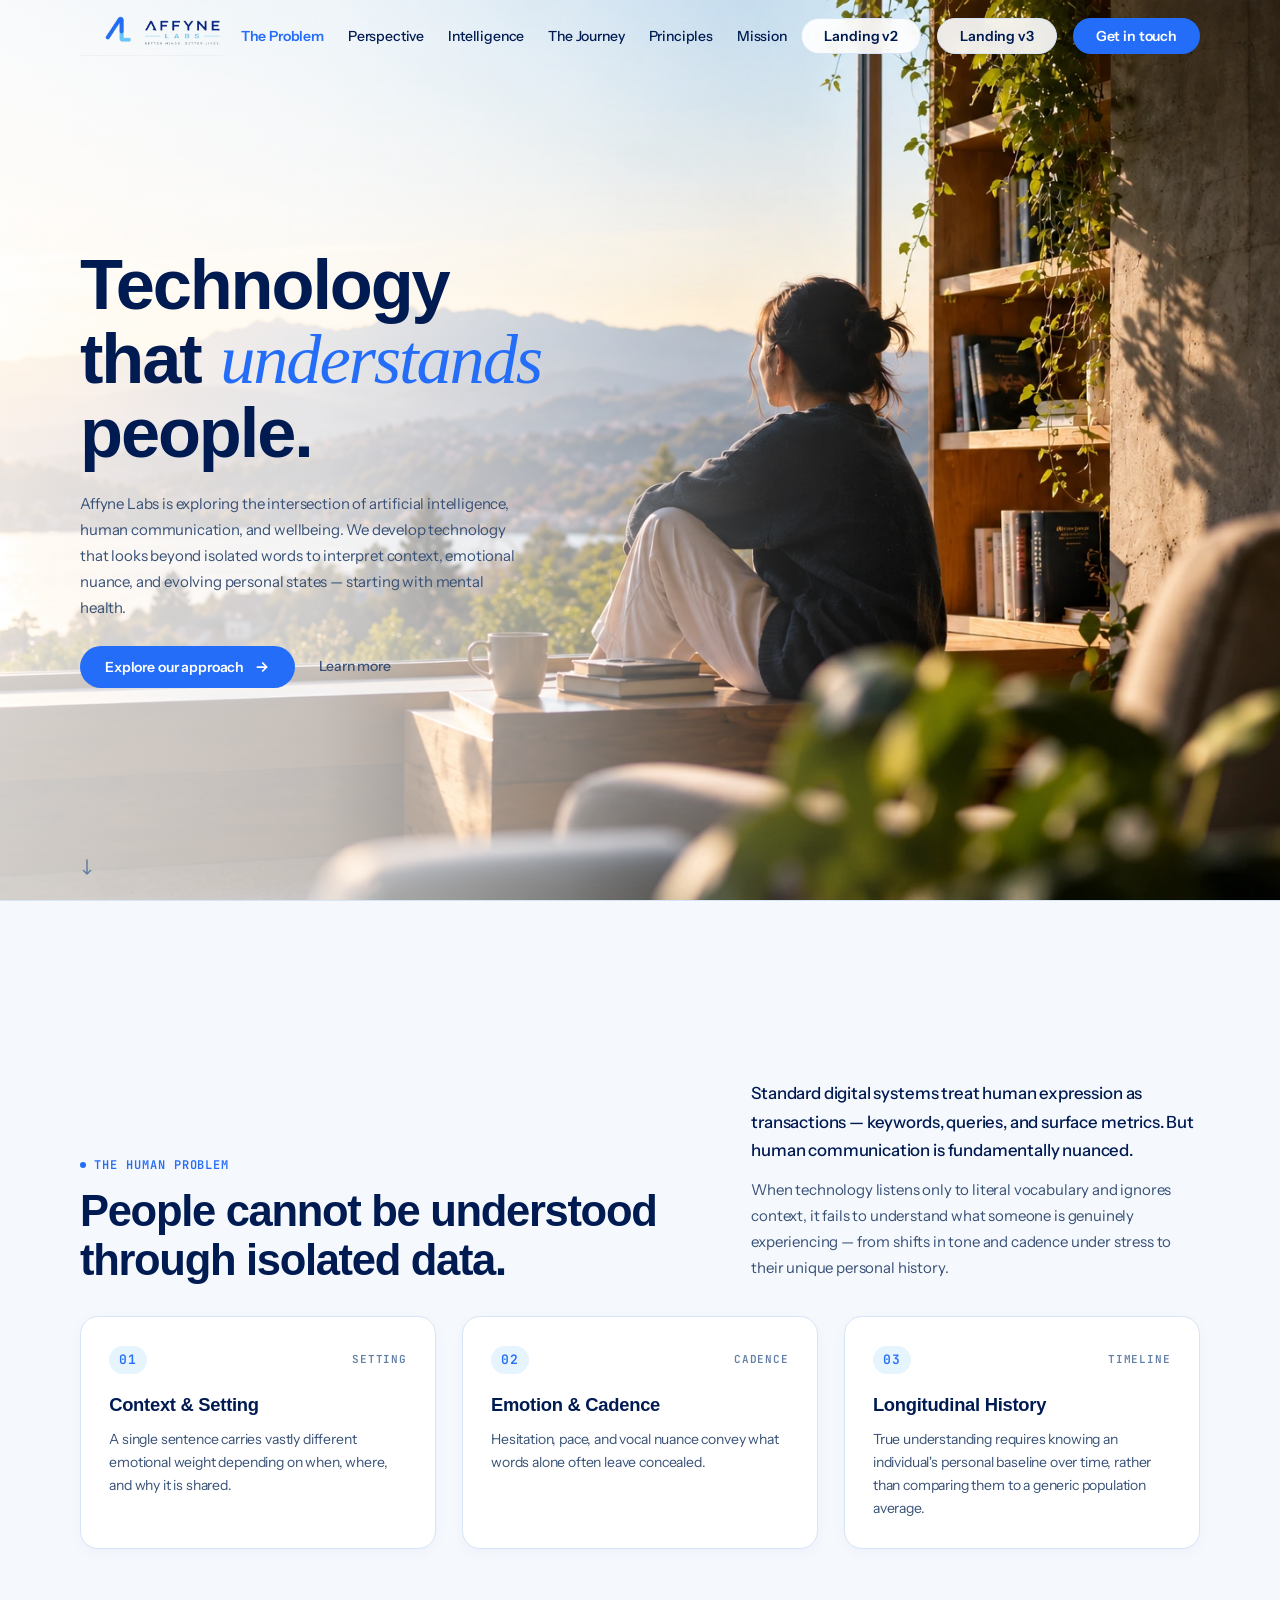
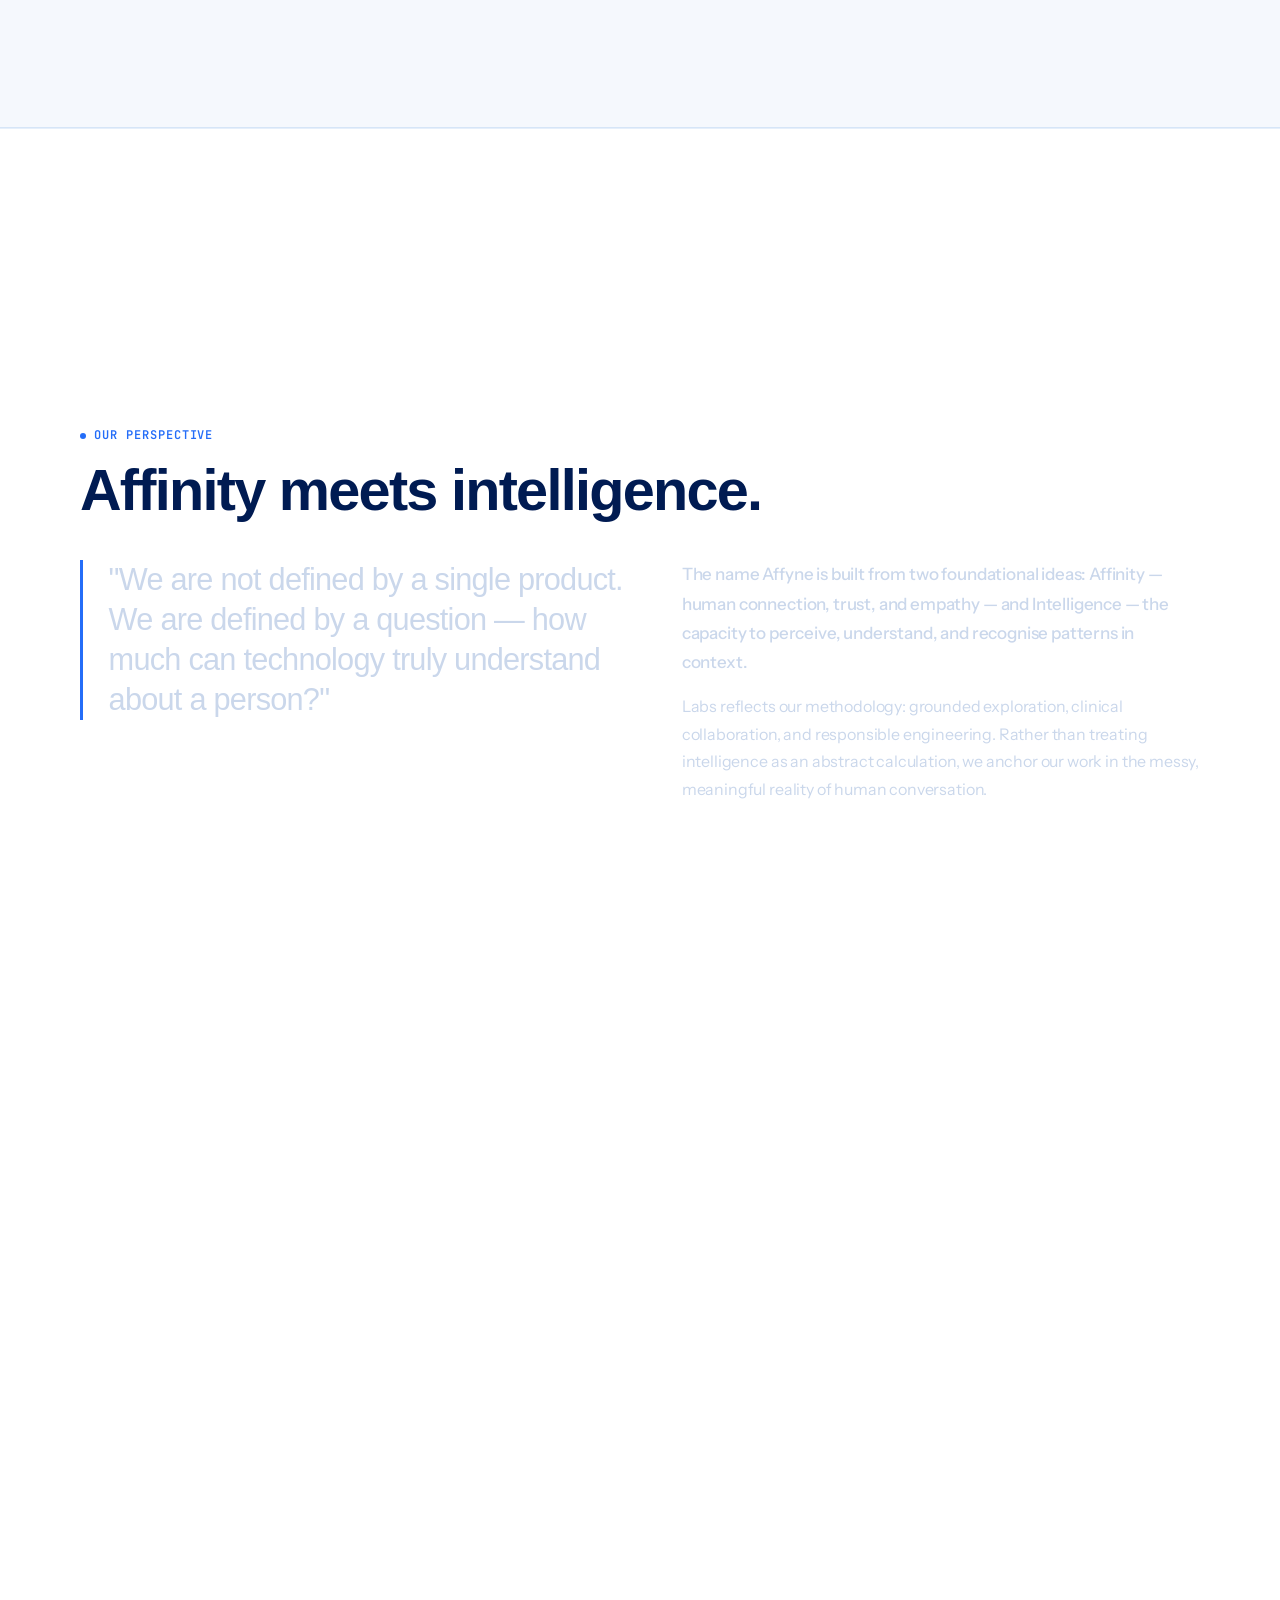
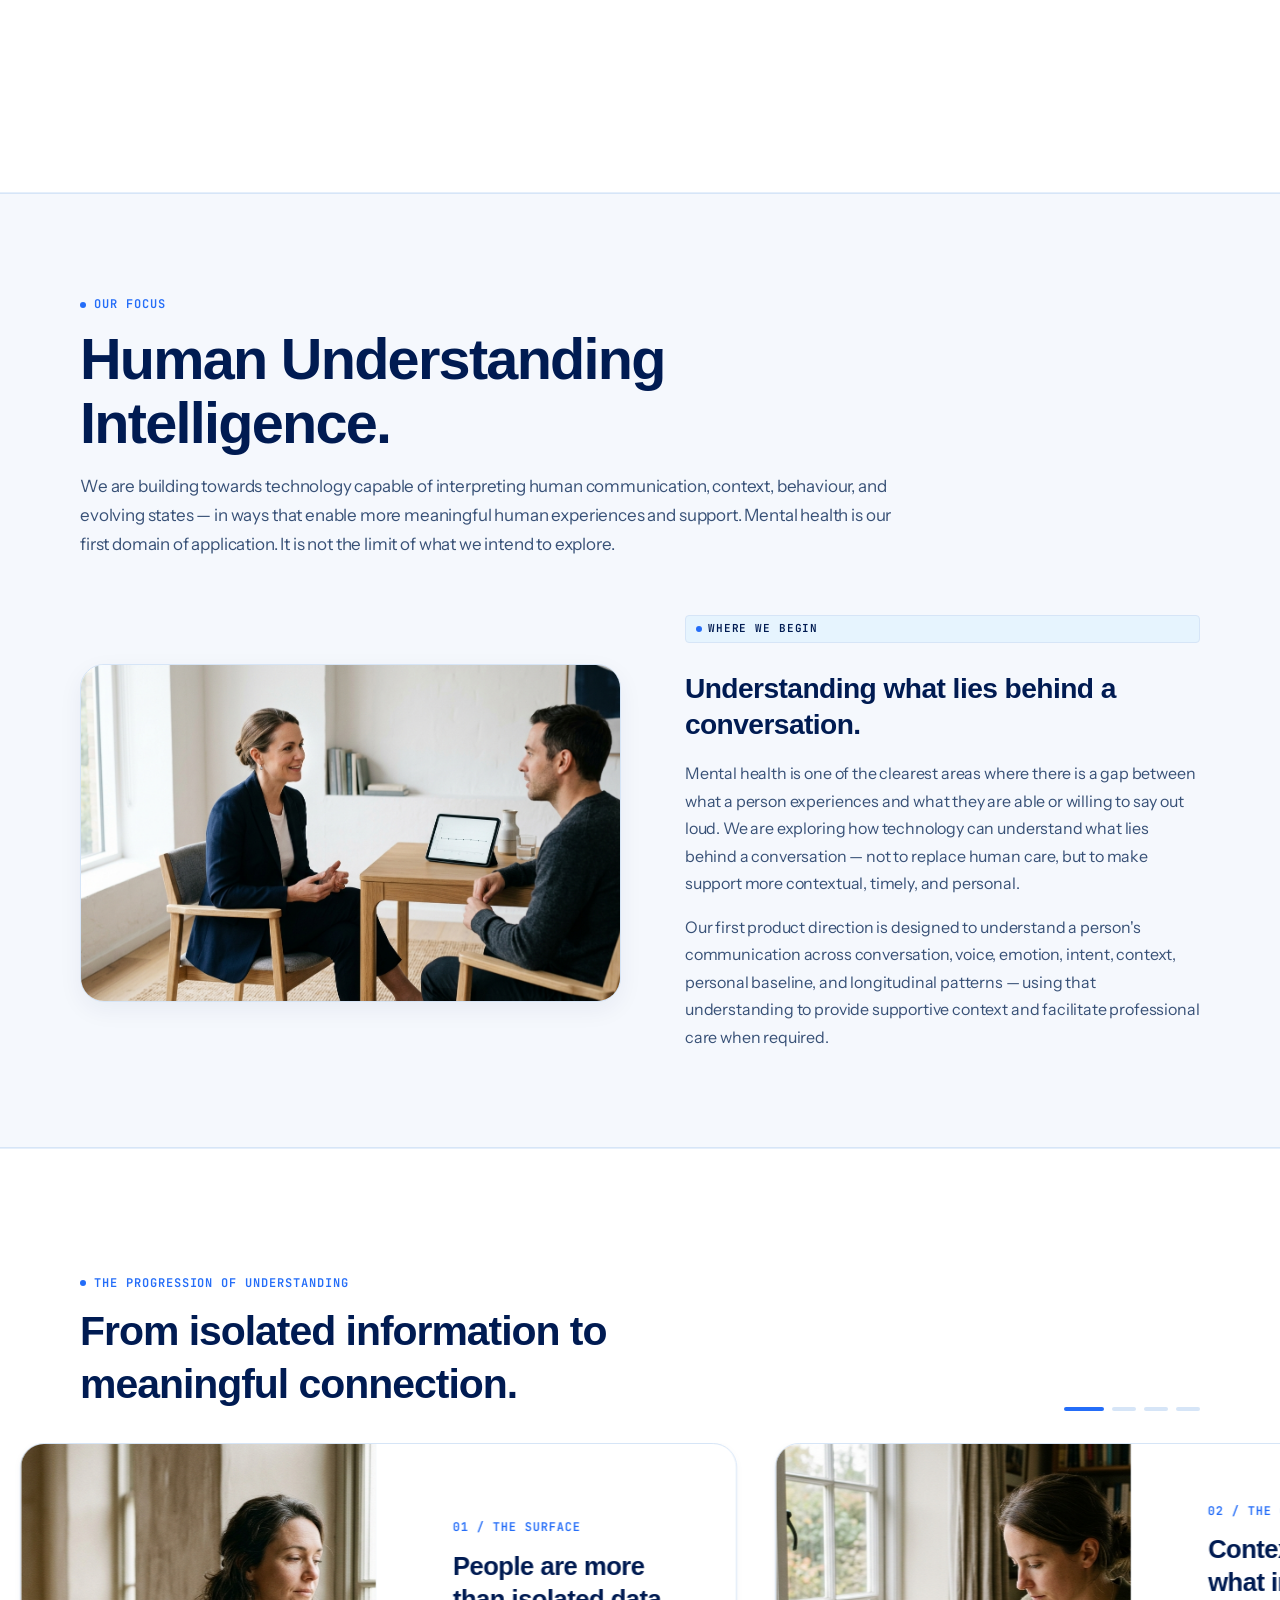
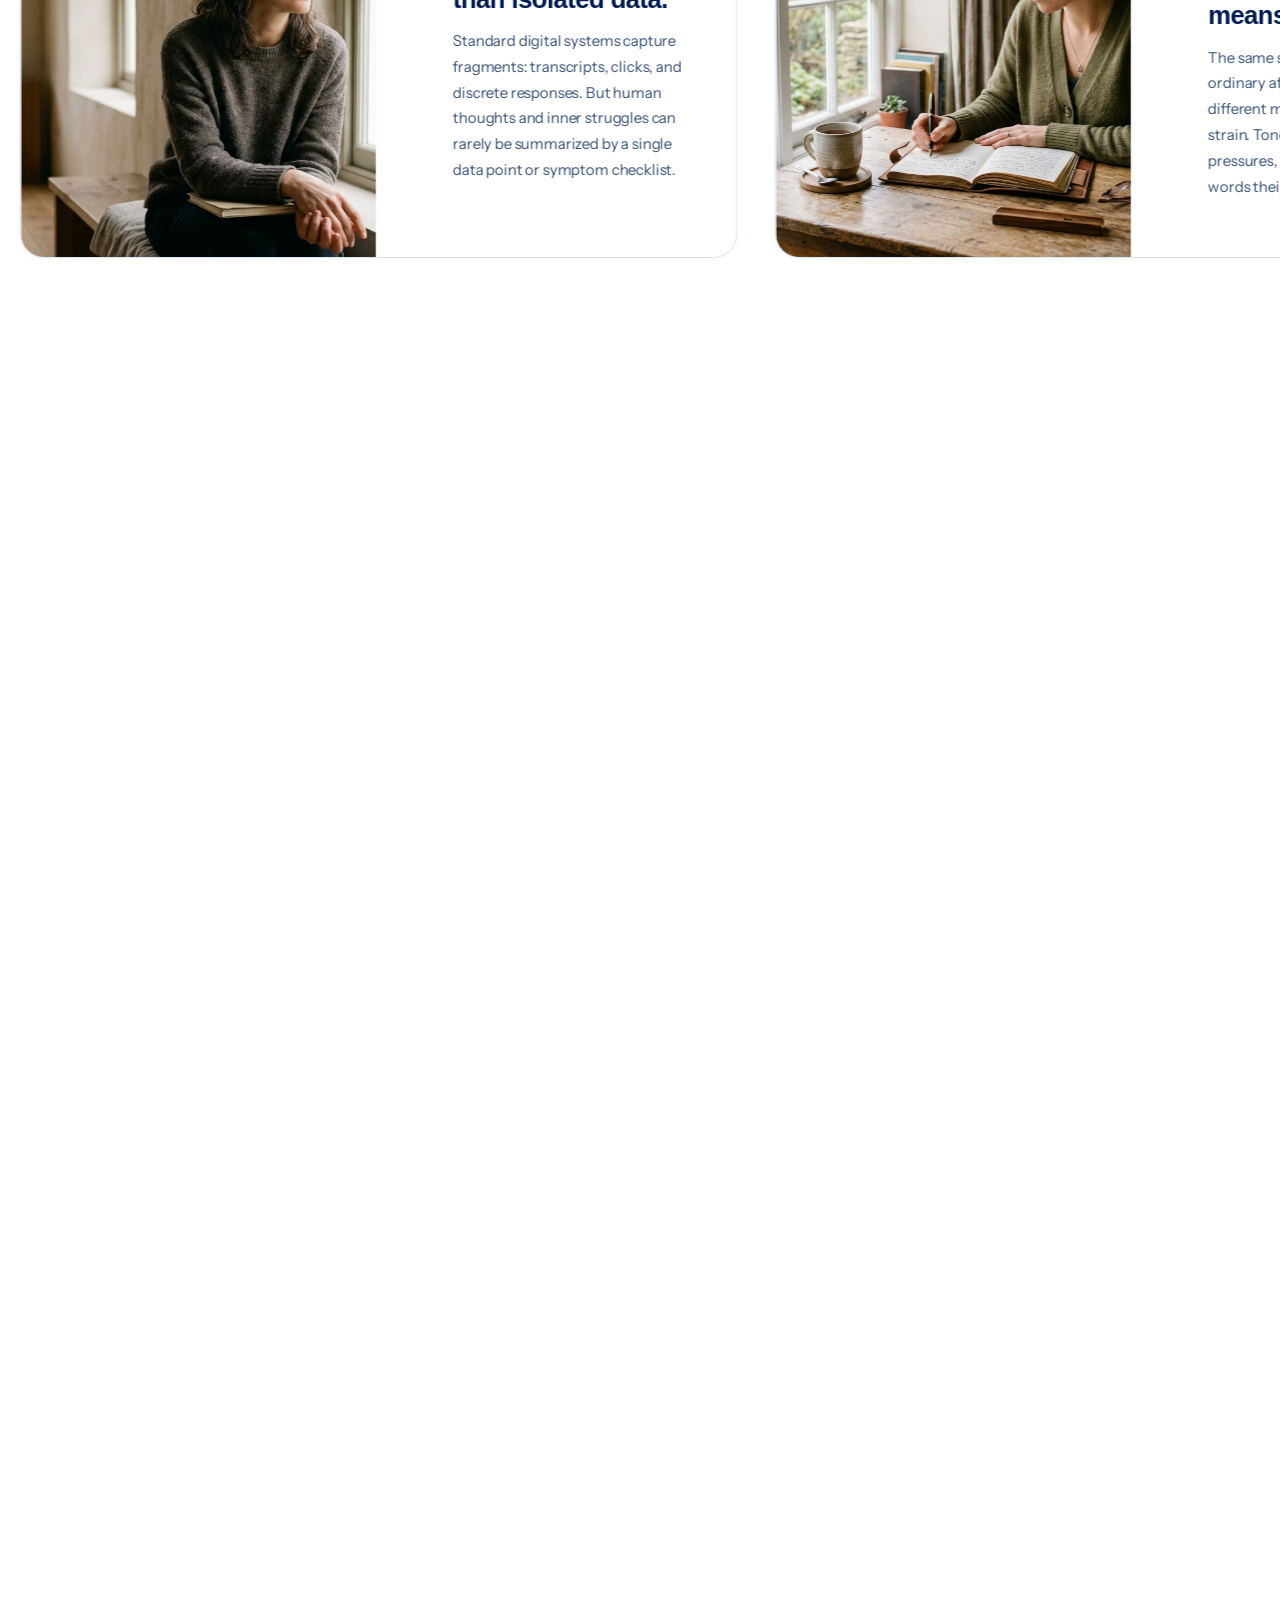
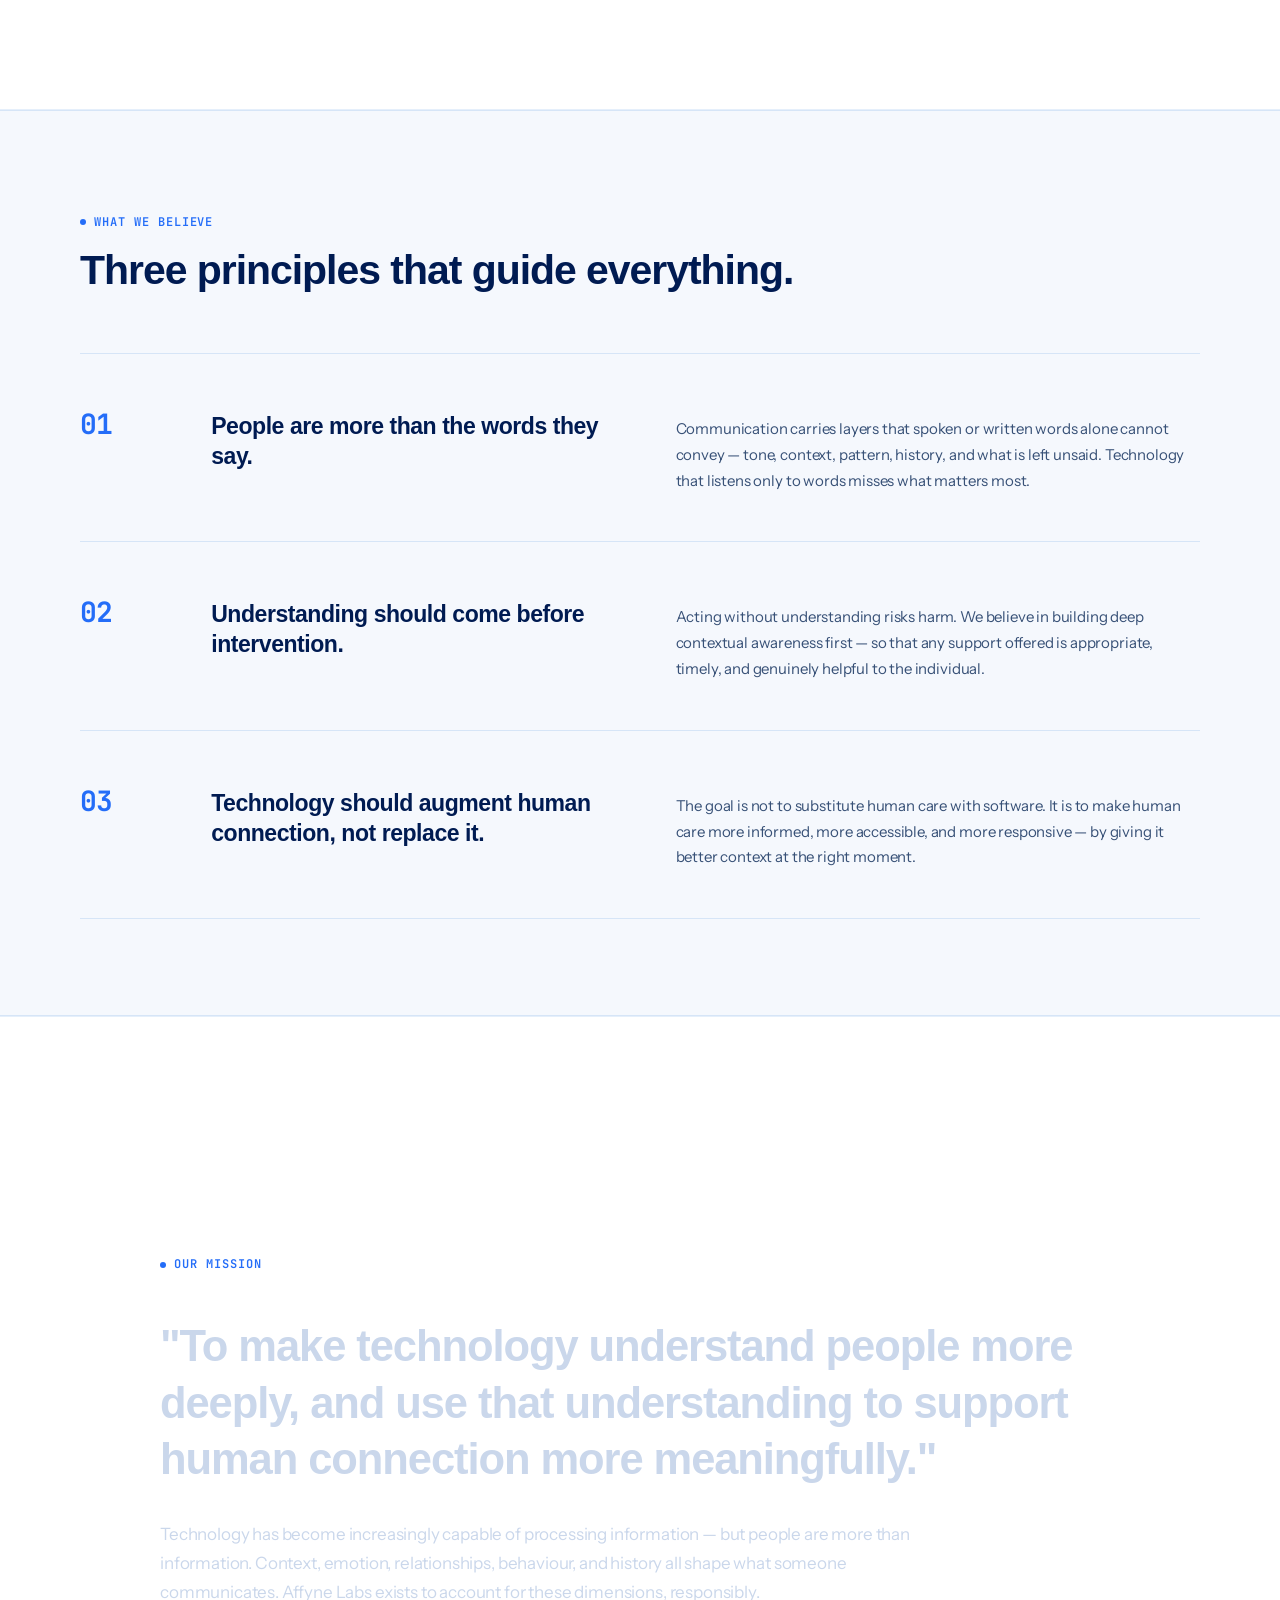
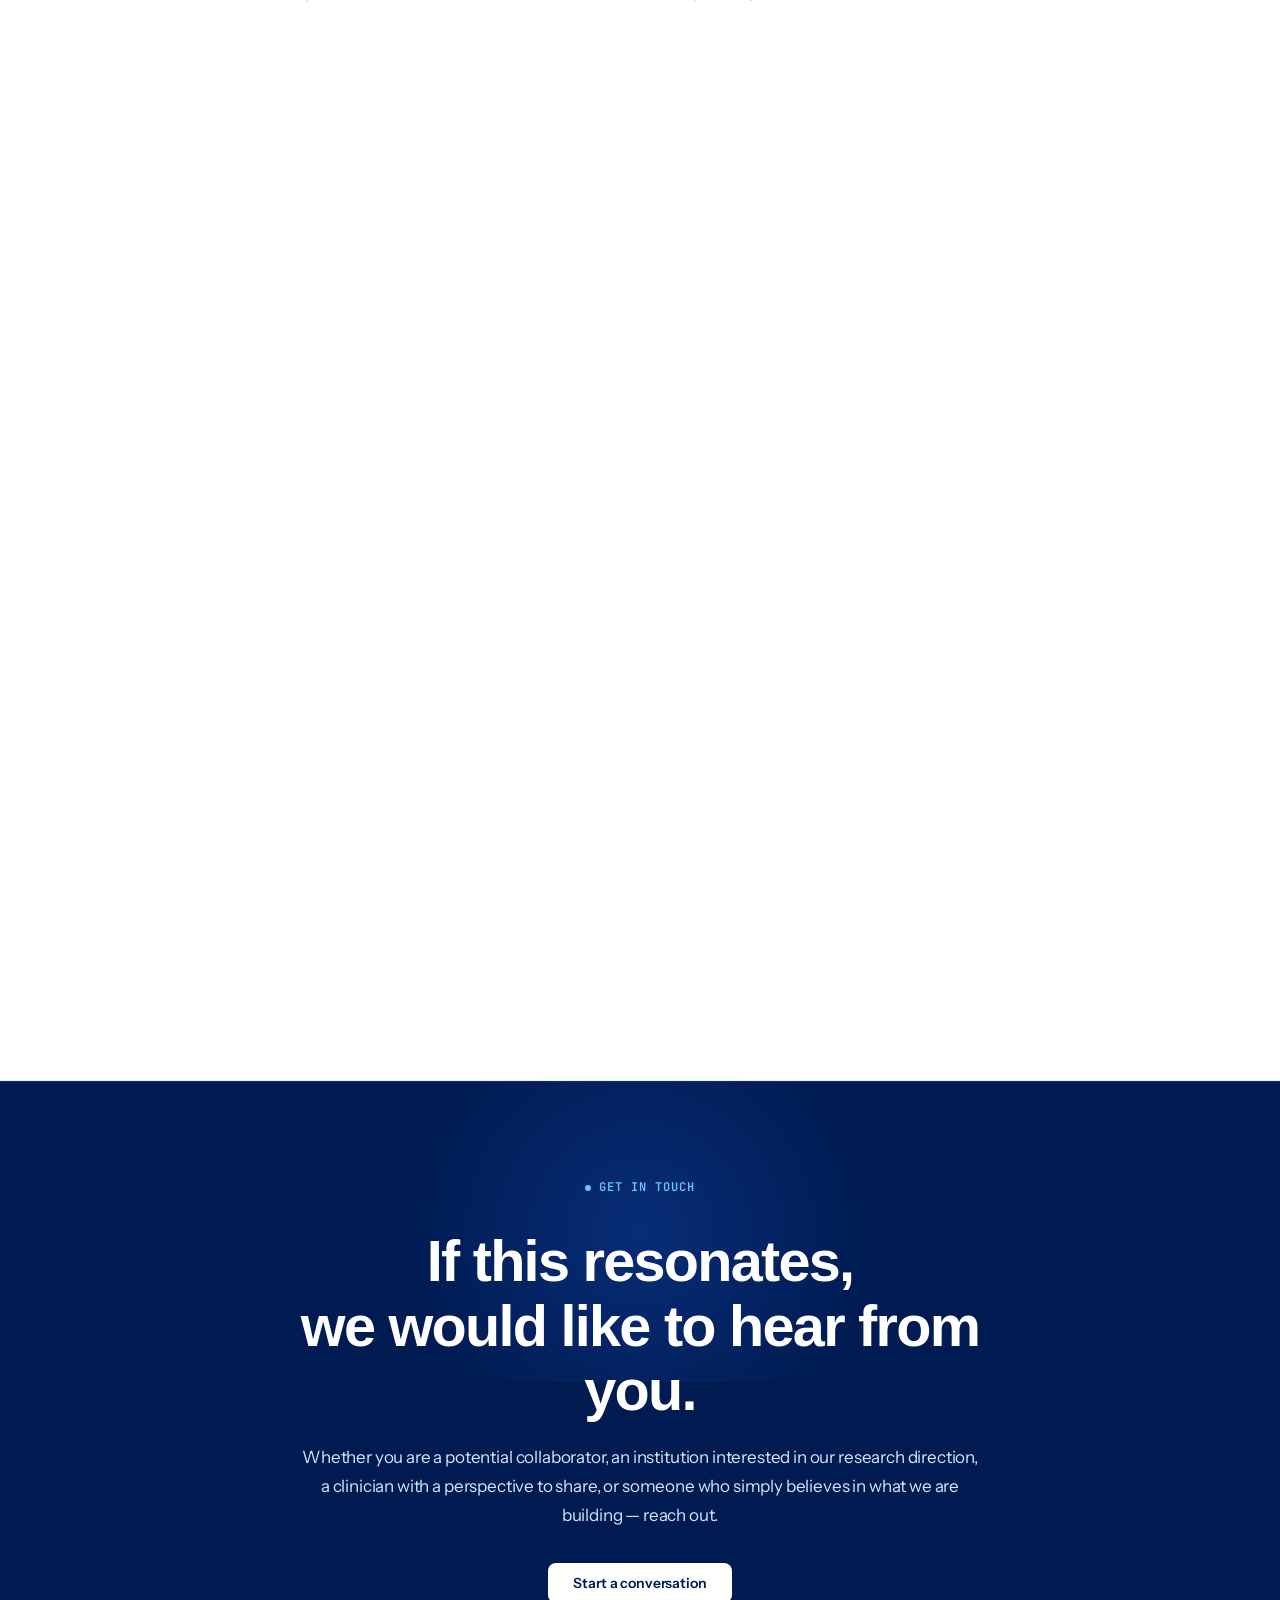
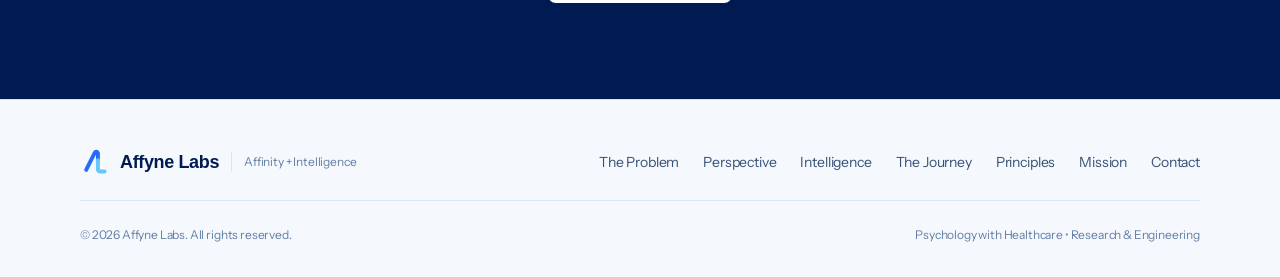
<file: index.html>
<!DOCTYPE html>
<html lang="en">

<head>
  <meta charset="UTF-8" />
  <meta name="viewport" content="width=device-width, initial-scale=1.0" />

  <title>Affyne Labs — Technology that understands people.</title>
  <meta name="description"
    content="Affyne Labs is a HealthTech innovation company building Human Understanding Intelligence — exploring the intersection of artificial intelligence, human communication, and wellbeing." />
  <meta name="robots" content="index, follow" />

  <meta property="og:type" content="website" />
  <meta property="og:title" content="Affyne Labs — Technology that understands people." />
  <meta property="og:description"
    content="We are building Human Understanding Intelligence — technology capable of interpreting human communication, context, behaviour, and evolving states." />
  <meta property="og:url" content="https://affynelabs.com/" />
  <meta property="og:image" content="assets/affyne_logo_official.png" />

  <link rel="icon" type="image/svg+xml" href="assets/affyne_mark.svg" />
  <link rel="preconnect" href="https://api.fontshare.com" />
  <link rel="preconnect" href="https://fonts.googleapis.com" />
  <link rel="preconnect" href="https://fonts.gstatic.com" crossorigin />
  <link rel="stylesheet" href="styles.css?v=editorial-v4" />
</head>

<body>

  <!-- =====================================================================
       HEADER & NAVIGATION
       ===================================================================== -->
  <header class="site-header" id="site-header" role="banner">
    <div class="container">
      <nav class="nav" aria-label="Main navigation">

        <a href="#" class="nav__brand" aria-label="Affyne Labs — Homepage">
          <img src="assets/affyne_logo_official.png" alt="Affyne Labs — Better Minds. Better Lives."
            class="nav__brand-img" width="175" height="48" />
        </a>

        <ul class="nav__links" role="list">
          <li><a href="#problem" class="nav__link" id="nav-problem">The Problem</a></li>
          <li><a href="#perspective" class="nav__link" id="nav-perspective">Perspective</a></li>
          <li><a href="#intelligence" class="nav__link" id="nav-intelligence">Intelligence</a></li>
          <li><a href="#storytelling" class="nav__link" id="nav-storytelling">The Journey</a></li>
          <li><a href="#principles" class="nav__link" id="nav-principles">Principles</a></li>
          <li><a href="#mission" class="nav__link" id="nav-mission">Mission</a></li>
        </ul>

        <div class="nav__actions">
          <a href="Landing page 2/index.html" class="btn nav__cta nav__v2" id="nav-landing-v2">
            Landing v2
          </a>
          <a href="Landing page 3/index.html" class="btn nav__cta nav__v3" id="nav-landing-v3">
            Landing v3
          </a>
          <a href="#contact" class="btn btn--primary nav__cta" id="nav-cta">
            Get in touch
          </a>

          <button class="nav__toggle" id="nav-toggle" aria-label="Open navigation menu" aria-expanded="false"
            aria-controls="nav-mobile">
            <span class="nav__toggle-line"></span>
            <span class="nav__toggle-line"></span>
            <span class="nav__toggle-line"></span>
          </button>
        </div>

      </nav>
    </div>
  </header>

  <!-- Accessible Mobile Navigation Drawer -->
  <nav class="nav__mobile" id="nav-mobile" aria-label="Mobile navigation" aria-hidden="true">
    <div class="nav__mobile-links">
      <a href="#problem" class="nav__mobile-link"><span>01 The Problem</span><svg width="14" height="14" viewBox="0 0 16 16"
          fill="none" aria-hidden="true">
          <path d="M6 12L10 8L6 4" stroke="currentColor" stroke-width="1.5" stroke-linecap="round"
            stroke-linejoin="round" />
        </svg></a>
      <a href="#perspective" class="nav__mobile-link"><span>02 Perspective</span><svg width="14" height="14" viewBox="0 0 16 16"
          fill="none" aria-hidden="true">
          <path d="M6 12L10 8L6 4" stroke="currentColor" stroke-width="1.5" stroke-linecap="round"
            stroke-linejoin="round" />
        </svg></a>
      <a href="#intelligence" class="nav__mobile-link"><span>03 Intelligence</span><svg width="14" height="14" viewBox="0 0 16 16"
          fill="none" aria-hidden="true">
          <path d="M6 12L10 8L6 4" stroke="currentColor" stroke-width="1.5" stroke-linecap="round"
            stroke-linejoin="round" />
        </svg></a>
      <a href="#storytelling" class="nav__mobile-link"><span>04 The Journey</span><svg width="14" height="14"
          viewBox="0 0 16 16" fill="none" aria-hidden="true">
          <path d="M6 12L10 8L6 4" stroke="currentColor" stroke-width="1.5" stroke-linecap="round"
            stroke-linejoin="round" />
        </svg></a>
      <a href="#principles" class="nav__mobile-link"><span>05 Principles</span><svg width="14" height="14" viewBox="0 0 16 16"
          fill="none" aria-hidden="true">
          <path d="M6 12L10 8L6 4" stroke="currentColor" stroke-width="1.5" stroke-linecap="round"
            stroke-linejoin="round" />
        </svg></a>
      <a href="#mission" class="nav__mobile-link"><span>06 Mission</span><svg width="14" height="14" viewBox="0 0 16 16"
          fill="none" aria-hidden="true">
          <path d="M6 12L10 8L6 4" stroke="currentColor" stroke-width="1.5" stroke-linecap="round"
            stroke-linejoin="round" />
        </svg></a>
      <a href="#contact" class="nav__mobile-link"><span>07 Contact</span><svg width="14" height="14" viewBox="0 0 16 16"
          fill="none" aria-hidden="true">
          <path d="M6 12L10 8L6 4" stroke="currentColor" stroke-width="1.5" stroke-linecap="round"
            stroke-linejoin="round" />
        </svg></a>
    </div>
    <div class="nav__mobile-footer">
      <a href="Landing page 2/index.html" class="btn nav__mobile-cta nav__v2" style="margin-bottom: 8px;">Landing v2</a>
      <a href="Landing page 3/index.html" class="btn nav__mobile-cta nav__v3" style="margin-bottom: 8px;">Landing v3</a>
      <a href="#contact" class="btn btn--primary nav__mobile-cta">Start a conversation</a>
      <span class="body-sm" style="text-align: center;">Affinity + Intelligence // Affyne Labs</span>
    </div>
  </nav>


  <!-- =====================================================================
       MAIN CONTENT
       ===================================================================== -->
  <main id="main-content">

    <!-- -----------------------------------------------------------------
         SECTION 01: HERO (INTRODUCTION)
         Full-bleed background photo with text overlaid on the left.
         Large display headline with italic blue "understands" emphasis.
         Section index eyebrow, numbered principle cards, scroll indicator.
         ----------------------------------------------------------------- -->
    <section class="section--hero" aria-labelledby="hero-heading">

      <!-- Background photo -->
      <div class="hero__bg" aria-hidden="true">
        <img src="assets/golden_hour_hero.webp"
          alt=""
          class="hero__bg-img" width="1920" height="1080"
          fetchpriority="high" loading="eager" decoding="async" />
      </div>

      <!-- Foreground content container aligned with header and rest of site -->
      <div class="container hero__container">
        <div class="hero__overlay">

          <!-- Main headline -->
          <h1 class="hero__headline" id="hero-heading">
            Technology<br>
            that <em class="hero__headline-accent">understands</em><br>
            people.
          </h1>

          <!-- Supporting copy -->
          <p class="hero__body">
            Affyne Labs is exploring the intersection of artificial intelligence,
            human communication, and wellbeing. We develop technology that looks
            beyond isolated words to interpret context, emotional nuance, and evolving
            personal states &mdash; starting with mental health.
          </p>

          <!-- CTAs -->
          <div class="hero__actions">
            <a href="#problem" class="btn btn--primary hero__cta" id="hero-cta-primary">
              Explore our approach
              <svg class="hero__cta-arrow" width="16" height="16" viewBox="0 0 16 16" fill="none" aria-hidden="true">
                <path d="M3.333 8h9.334M8.667 4l4 4-4 4" stroke="currentColor" stroke-width="1.75" stroke-linecap="round" stroke-linejoin="round"/>
              </svg>
            </a>
            <a href="#intelligence" class="hero__secondary-link" id="hero-cta-secondary">Learn more</a>
          </div>

        </div>

        <!-- Scroll indicator -->
        <div class="hero__scroll-indicator" aria-hidden="true">
          <svg width="14" height="22" viewBox="0 0 16 24" fill="none">
            <path d="M8 4v16M8 20l-4-4M8 20l4-4" stroke="currentColor" stroke-width="1.75" stroke-linecap="round" stroke-linejoin="round"/>
          </svg>
        </div>
      </div>

    </section>


    <!-- -----------------------------------------------------------------
         SECTION 02: THE HUMAN PROBLEM
         Editorial widescreen composition: Balanced narrative header
         anchored by a 3-column dimension card matrix.
         Fits cleanly on a single scroll without vertical overflow.
         ----------------------------------------------------------------- -->
    <section class="section section--problem" id="problem" aria-labelledby="problem-heading">
      <div class="container problem__container">

        <!-- Header + Narrative Row -->
        <div class="problem__intro">
          <div class="problem__intro-heading">
            <p class="eyebrow">The Human Problem</p>
            <h2 class="heading-display" id="problem-heading">
              People cannot be understood through isolated data.
            </h2>
          </div>

          <div class="problem__intro-narrative">
            <p class="body-lg problem__lead" id="problem-lead">
              Standard digital systems treat human expression as transactions &mdash; keywords, queries, and surface metrics.
              But human communication is fundamentally nuanced.
            </p>
            <p class="body-base" id="problem-body">
              When technology listens only to literal vocabulary and ignores context, it fails to understand what
              someone is genuinely experiencing &mdash; from shifts in tone and cadence under stress to their unique personal history.
            </p>
          </div>
        </div>

        <!-- 3-Column Dimension Cards Matrix -->
        <div class="problem__dimensions">
          <div class="problem-dim-card">
            <div class="problem-dim-card__indicator" aria-hidden="true"></div>
            <div class="problem-dim-card__header">
              <span class="problem-dim-card__num">01</span>
              <span class="problem-dim-card__tag">Setting</span>
            </div>
            <h3 class="problem-dim-card__title">Context &amp; Setting</h3>
            <p class="problem-dim-card__body">
              A single sentence carries vastly different emotional weight depending on when, where, and why it is shared.
            </p>
          </div>

          <div class="problem-dim-card">
            <div class="problem-dim-card__indicator" aria-hidden="true"></div>
            <div class="problem-dim-card__header">
              <span class="problem-dim-card__num">02</span>
              <span class="problem-dim-card__tag">Cadence</span>
            </div>
            <h3 class="problem-dim-card__title">Emotion &amp; Cadence</h3>
            <p class="problem-dim-card__body">
              Hesitation, pace, and vocal nuance convey what words alone often leave concealed.
            </p>
          </div>

          <div class="problem-dim-card">
            <div class="problem-dim-card__indicator" aria-hidden="true"></div>
            <div class="problem-dim-card__header">
              <span class="problem-dim-card__num">03</span>
              <span class="problem-dim-card__tag">Timeline</span>
            </div>
            <h3 class="problem-dim-card__title">Longitudinal History</h3>
            <p class="problem-dim-card__body">
              True understanding requires knowing an individual's personal baseline over time, rather than comparing them to a generic population average.
            </p>
          </div>
        </div>

      </div>
    </section>


    <!-- -----------------------------------------------------------------
         SECTION 03: THE AFFYNE LABS PERSPECTIVE
         Scroll-driven word reveal (left) and sentence reveal (right).
         ----------------------------------------------------------------- -->
    <section class="section section--perspective" id="perspective" aria-labelledby="perspective-heading">
      <div class="perspective__sticky-frame">
        <div class="container">

          <div class="perspective__header">
            <p class="eyebrow">Our Perspective</p>
            <h2 class="heading-display" id="perspective-heading">
              Affinity meets intelligence.
            </h2>
          </div>

          <div class="perspective__composition">
            <div class="perspective__quote-column">
              <blockquote class="perspective__pullquote" id="perspective-quote">
                "We are not defined by a single product. We are defined by a question — how much can technology truly understand about a person?"
              </blockquote>
              <div class="perspective__etymology-pill" id="perspective-pill">
                <span class="perspective__pill-term">Affinity</span>
                <span class="perspective__pill-plus">+</span>
                <span class="perspective__pill-term">Intelligence</span>
                <span class="perspective__pill-arrow">&rarr;</span>
                <span class="perspective__pill-result">Affyne Labs</span>
              </div>
            </div>

            <div class="perspective__narrative-column" id="perspective-narrative">
              <p class="body-lg perspective__lead" id="perspective-p1">
                <span class="perspective-sentence">The name Affyne is built from two foundational ideas: Affinity — human connection, trust, and empathy — and Intelligence — the capacity to perceive, understand, and recognise patterns in context.</span>
              </p>
              <p class="body-base" id="perspective-p2">
                <span class="perspective-sentence">Labs reflects our methodology: grounded exploration, clinical collaboration, and responsible engineering.</span>
                <span class="perspective-sentence">Rather than treating intelligence as an abstract calculation, we anchor our work in the messy, meaningful reality of human conversation.</span>
              </p>
              <div class="perspective__action" id="perspective-action">
                <a href="#intelligence" class="text-link" id="perspective-link">
                  Learn about Human Understanding Intelligence
                  <svg width="14" height="14" viewBox="0 0 12 12" fill="none" aria-hidden="true">
                    <path d="M2.5 6H9.5M9.5 6L6.5 3M9.5 6L6.5 9" stroke="currentColor" stroke-width="1.5"
                      stroke-linecap="round" stroke-linejoin="round" />
                  </svg>
                </a>
              </div>
            </div>
          </div>

        </div>
      </div>
    </section>


    <!-- -----------------------------------------------------------------
         SECTION 04: HUMAN UNDERSTANDING INTELLIGENCE
         Accessible, non-technical introduction with authentic clinical visual.
         ----------------------------------------------------------------- -->
    <section class="section section--alt section--intelligence" id="intelligence" aria-labelledby="intelligence-heading">
      <div class="container">

        <div class="intelligence__header">
          <p class="eyebrow">Our Focus</p>
          <h2 class="heading-display" id="intelligence-heading">
            Human Understanding Intelligence.
          </h2>
          <p class="body-lg intelligence__intro">
            We are building towards technology capable of interpreting human
            communication, context, behaviour, and evolving states — in ways that
            enable more meaningful human experiences and support. Mental health is
            our first domain of application. It is not the limit of what we intend
            to explore.
          </p>
        </div>

        <!-- Editorial Split Feature with Realistic Healthcare Context Visual -->
        <div class="intelligence__feature-split">
          <div class="intelligence__feature-media">
            <img src="assets/clinical_care_escalation.jpg"
              alt="Clinical psychologist in calm consultation setting with patient, in an earnest dialogue in daylight"
              class="intelligence__feature-img" width="800" height="520" loading="lazy" decoding="async" />
          </div>

          <div class="intelligence__feature-content">
            <span class="badge-tag"><span class="badge-tag__dot"></span>WHERE WE BEGIN</span>
            <h3 class="heading-lg">
              Understanding what lies behind a conversation.
            </h3>
            <p class="body-base">
              Mental health is one of the clearest areas where there is a gap between
              what a person experiences and what they are able or willing to say out
              loud. We are exploring how technology can understand what lies behind a
              conversation — not to replace human care, but to make support more
              contextual, timely, and personal.
            </p>
            <p class="body-base">
              Our first product direction is designed to understand a person's
              communication across conversation, voice, emotion, intent, context,
              personal baseline, and longitudinal patterns — using that understanding to
              provide supportive context and facilitate professional care when required.
            </p>
          </div>
        </div>

      </div>
    </section>


    <!-- -----------------------------------------------------------------
         SECTION 06: A VISUAL STORYTELLING SECTION (THE JOURNEY)
         Purposeful horizontal-scroll storytelling experience driven by natural vertical scroll on desktop,
         and accessible native touch swipe on mobile. Zero wheel hijacking.
         ----------------------------------------------------------------- -->
    <section class="story-section" id="storytelling" aria-labelledby="storytelling-heading">
      <div class="story-section__scroll-wrapper" id="story-scroll-wrapper">
        <div class="story-section__sticky" id="story-sticky">
          
          <div class="container story-section__header-container">
            <div class="story-section__header-row">
              <div class="story-section__header-left">
                <p class="eyebrow">The Progression of Understanding</p>
                <h2 class="heading-xl" id="storytelling-heading">
                  From isolated information to meaningful connection.
                </h2>
              </div>
              <div class="story-section__indicators" aria-hidden="true">
                <span class="story-indicator is-active" data-step="0"></span>
                <span class="story-indicator" data-step="1"></span>
                <span class="story-indicator" data-step="2"></span>
                <span class="story-indicator" data-step="3"></span>
              </div>
            </div>
          </div>

          <!-- Horizontal Track Container -->
          <div class="story-section__track-container" id="story-track-container" tabindex="0" role="region"
            aria-label="Progression of understanding chapters. Use arrow keys to navigate.">
            <div class="story-section__track" id="story-track">

              <!-- Stage 01: The Surface -->
              <article class="story-card" data-step="1">
                <div class="story-card__media">
                  <img src="assets/story_isolated_data.jpg"
                    alt="A woman in quiet contemplation by a window with soft natural morning light"
                    class="story-card__img" width="800" height="500" loading="lazy" decoding="async" />
                </div>
                <div class="story-card__content">
                  <span class="story-card__step-label">01 / The Surface</span>
                  <h3 class="story-card__title">People are more than isolated data.</h3>
                  <p class="story-card__body">
                    Standard digital systems capture fragments: transcripts, clicks, and discrete responses.
                    But human thoughts and inner struggles can rarely be summarized by a single data point or symptom checklist.
                  </p>
                </div>
              </article>

              <!-- Stage 02: The Context -->
              <article class="story-card" data-step="2">
                <div class="story-card__media">
                  <img src="assets/story_human_context.jpg"
                    alt="A person writing in a notebook at a sunlit wooden desk with tea"
                    class="story-card__img" width="800" height="500" loading="lazy" decoding="async" />
                </div>
                <div class="story-card__content">
                  <span class="story-card__step-label">02 / The Context</span>
                  <h3 class="story-card__title">Context changes what information means.</h3>
                  <p class="story-card__body">
                    The same sentence spoken on an ordinary afternoon carries a very different meaning after days of strain.
                    Tone, pacing, environmental pressures, and personal history give words their true weight.
                  </p>
                </div>
              </article>

              <!-- Stage 03: The Attunement -->
              <article class="story-card" data-step="3">
                <div class="story-card__media">
                  <img src="assets/story_deep_listening.jpg"
                    alt="Two people sitting in a serene room engaged in deep listening and dialogue"
                    class="story-card__img" width="800" height="500" loading="lazy" decoding="async" />
                </div>
                <div class="story-card__content">
                  <span class="story-card__step-label">03 / The Attunement</span>
                  <h3 class="story-card__title">Understanding requires attention to the person.</h3>
                  <p class="story-card__body">
                    Genuine comprehension begins with attuned listening. It means noticing what is communicated and what
                    remains unsaid, learning an individual's unique baseline rather than scoring them against generic averages.
                  </p>
                </div>
              </article>

              <!-- Stage 04: The Outcome -->
              <article class="story-card" data-step="4">
                <div class="story-card__media">
                  <img src="assets/story_meaningful_connection.jpg"
                    alt="A group of people sharing a heartfelt, authentic conversation in an airy courtyard"
                    class="story-card__img" width="800" height="500" loading="lazy" decoding="async" />
                </div>
                <div class="story-card__content">
                  <span class="story-card__step-label">04 / The Outcome</span>
                  <h3 class="story-card__title">Technology in service of human connection.</h3>
                  <p class="story-card__body">
                    The ultimate purpose of artificial intelligence is not to replace human relationships, but to give
                    individuals and caregivers the clarity, presence, and empathy to connect more deeply with one another.
                  </p>
                </div>
              </article>

            </div>
          </div>

        </div>
      </div>
    </section>


    <!-- -----------------------------------------------------------------
         SECTION 07: PRINCIPLES
         Presenting the company's existing principles concisely.
         ----------------------------------------------------------------- -->
    <section class="section" id="principles" aria-labelledby="principles-heading">
      <div class="container">

        <div class="principles__header">
          <p class="eyebrow">What we believe</p>
          <h2 class="heading-xl" id="principles-heading">
            Three principles that guide everything.
          </h2>
        </div>

        <!-- Aligned Editorial Typographic Rows -->
        <div class="principles__list">

          <article class="principle-row">
            <div class="principle-row__index">
              <span class="principle-row__num">01</span>
            </div>
            <div class="principle-row__content">
              <h3 class="principle-row__title">People are more than the words they say.</h3>
              <p class="principle-row__body">
                Communication carries layers that spoken or written words alone cannot
                convey — tone, context, pattern, history, and what is left unsaid.
                Technology that listens only to words misses what matters most.
              </p>
            </div>
          </article>

          <article class="principle-row">
            <div class="principle-row__index">
              <span class="principle-row__num">02</span>
            </div>
            <div class="principle-row__content">
              <h3 class="principle-row__title">Understanding should come before intervention.</h3>
              <p class="principle-row__body">
                Acting without understanding risks harm. We believe in building deep
                contextual awareness first — so that any support offered is appropriate,
                timely, and genuinely helpful to the individual.
              </p>
            </div>
          </article>

          <article class="principle-row">
            <div class="principle-row__index">
              <span class="principle-row__num">03</span>
            </div>
            <div class="principle-row__content">
              <h3 class="principle-row__title">Technology should augment human connection, not replace it.</h3>
              <p class="principle-row__body">
                The goal is not to substitute human care with software. It is to make
                human care more informed, more accessible, and more responsive — by
                giving it better context at the right moment.
              </p>
            </div>
          </article>

        </div>

      </div>
    </section>


    <!-- -----------------------------------------------------------------
         SECTION 07: MISSION (PRESERVED & CENTRALLY POSITIONED)
         The philosophical climax before the closing CTA.
         Word-by-word reveal calibrated with natural spacing.
         ----------------------------------------------------------------- -->
    <section class="mission-section" id="mission" aria-labelledby="mission-label">
      <div class="mission__sticky-frame">
        <div class="container">
          <div class="mission__inner">
            <p class="eyebrow" id="mission-label">Our mission</p>
            <blockquote class="mission__statement" id="mission-statement">
              "To make technology understand people more deeply, and use that
              understanding to support human connection more meaningfully."
            </blockquote>
            <p class="mission__body" id="mission-body">
              Technology has become increasingly capable of processing information —
              but people are more than information. Context, emotion, relationships,
              behaviour, and history all shape what someone communicates.
              Affyne Labs exists to account for these dimensions, responsibly.
            </p>
          </div>
        </div>
      </div>
    </section>


    <!-- -----------------------------------------------------------------
         SECTION 08: CONTACT CTA (PRESERVED)
         Preserved copy, visual direction, and functional destinations.
         ----------------------------------------------------------------- -->
    <section class="section--contact" id="contact" aria-labelledby="contact-heading">
      <div class="container">
        <div class="contact__inner">

          <p class="eyebrow contact__eyebrow">Get in touch</p>
          <h2 class="heading-display contact__heading" id="contact-heading">
            If this resonates,<br>we would like to hear from you.
          </h2>
          <p class="contact__body">
            Whether you are a potential collaborator, an institution interested in our
            research direction, a clinician with a perspective to share, or someone
            who simply believes in what we are building — reach out.
          </p>
          <div class="contact__actions">
            <a href="mailto:hello@affynelabs.com" class="btn btn--white" id="contact-cta">
              Start a conversation
            </a>
          </div>

        </div>
      </div>
    </section>

  </main>


  <!-- =====================================================================
       FOOTER
       ===================================================================== -->
  <footer class="site-footer" role="contentinfo">
    <div class="container">
      <div class="footer__grid">

        <div class="footer__brand-block">
          <img src="assets/affyne_mark.svg" alt="Affyne Labs logo mark" width="28" height="28" />
          <span class="footer__brand-name">Affyne Labs</span>
          <span class="footer__brand-tagline">Affinity + Intelligence</span>
        </div>

        <nav aria-label="Footer navigation">
          <ul class="footer__links" role="list">
            <li><a href="#problem" class="footer__link">The Problem</a></li>
            <li><a href="#perspective" class="footer__link">Perspective</a></li>
            <li><a href="#intelligence" class="footer__link">Intelligence</a></li>
            <li><a href="#storytelling" class="footer__link">The Journey</a></li>
            <li><a href="#principles" class="footer__link">Principles</a></li>
            <li><a href="#mission" class="footer__link">Mission</a></li>
            <li><a href="#contact" class="footer__link">Contact</a></li>
          </ul>
        </nav>

        <div class="footer__legal">
          <span>&copy; 2026 Affyne Labs. All rights reserved.</span>
          <span>Psychology with Healthcare &bull; Research &amp; Engineering</span>
        </div>

      </div>
    </div>
  </footer>

  <script src="content.js"></script>
  <script src="main.js?v=editorial-v3"></script>
</body>

</html>
</file>
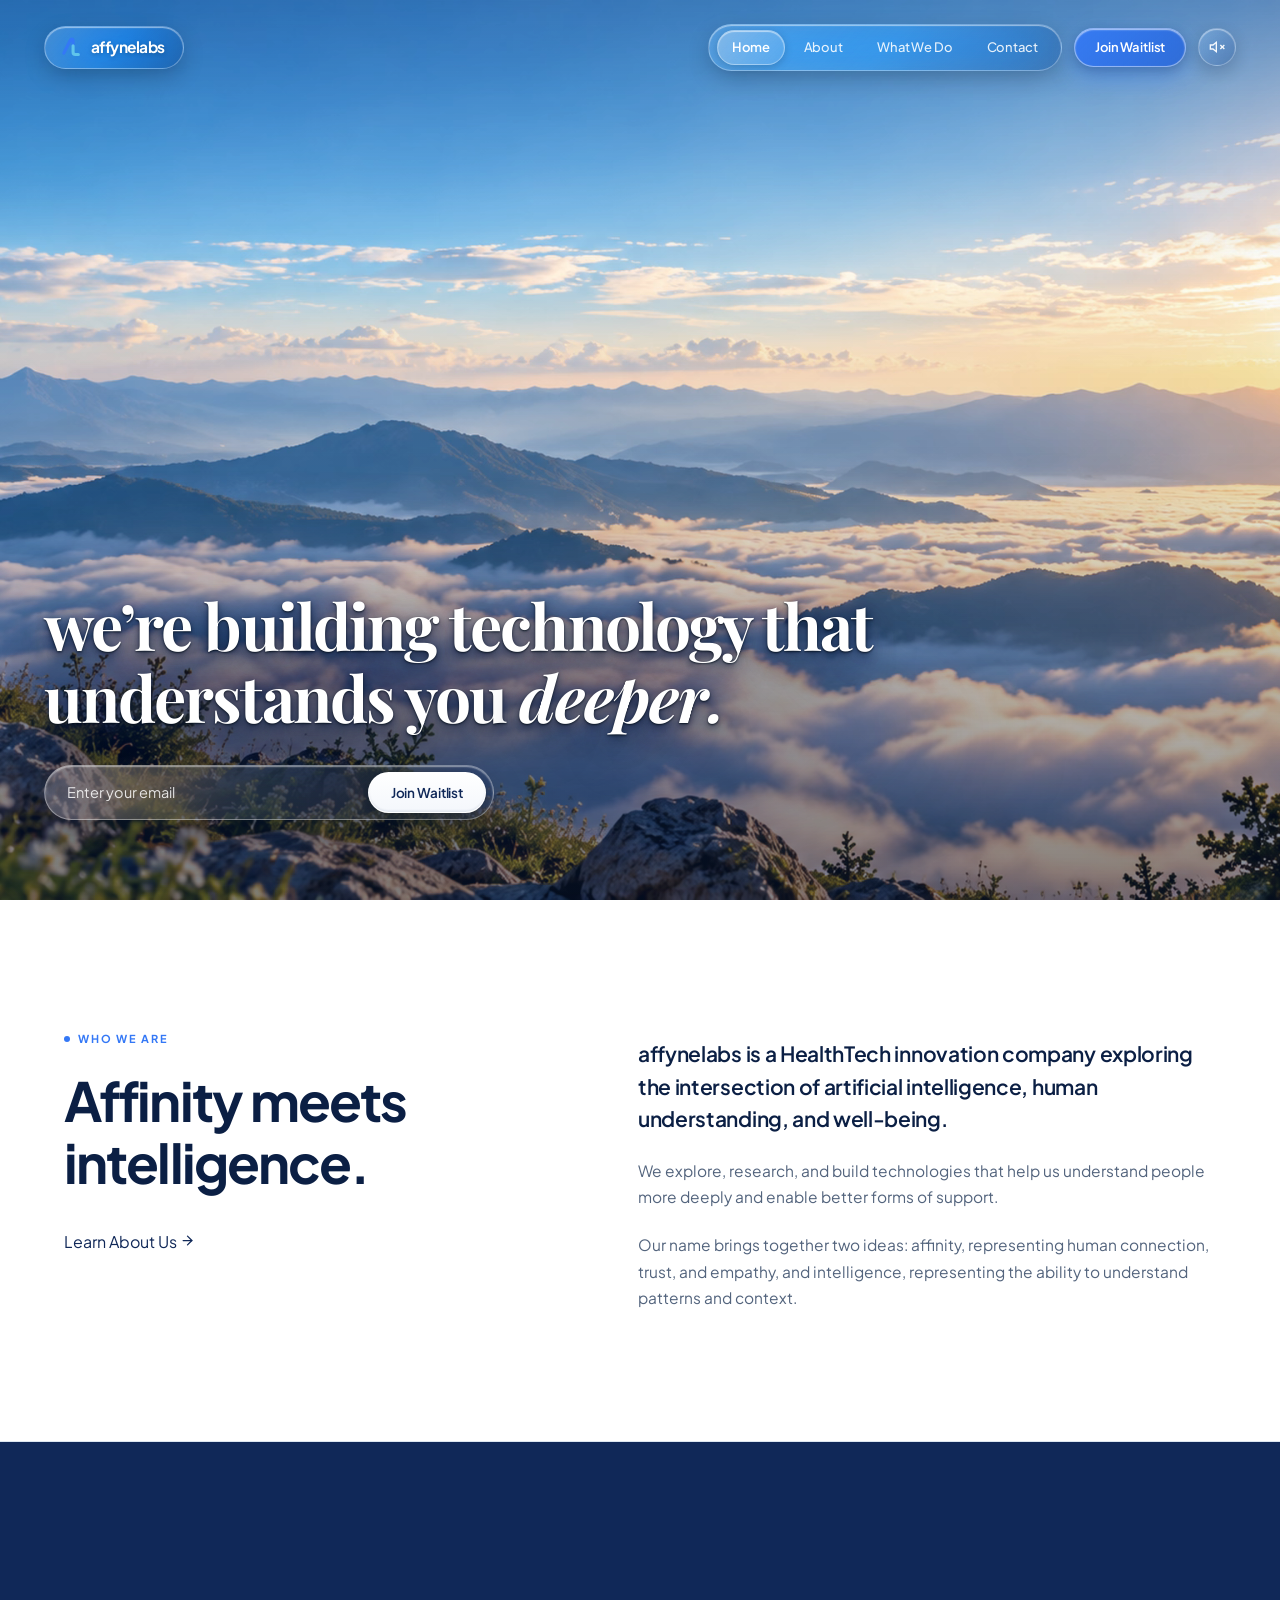
<file: Landing page 2/index.html>
<!DOCTYPE html>
<html lang="en">
<head>
  <meta charset="UTF-8">
  <meta name="viewport" content="width=device-width, initial-scale=1.0">
  <title>Affyne Labs — Technology That Understands You Deeper</title>
  <meta name="description" content="affynelabs is a HealthTech innovation company exploring the intersection of artificial intelligence, human understanding, and well-being.">
  <meta name="keywords" content="Affyne Labs, HealthTech, mental health, responsible AI, privacy-first healthcare">
  <meta name="theme-color" content="#102858">

  <!-- Open Graph / Meta -->
  <meta property="og:type" content="website">
  <meta property="og:title" content="Affyne Labs — Technology That Understands You Deeper">
  <meta property="og:description" content="HealthTech innovation exploring the intersection of artificial intelligence, human understanding, and well-being.">

  <!-- Google Fonts: Editorial Serif + Modern Clean Sans -->
  <link rel="preconnect" href="https://fonts.googleapis.com">
  <link rel="preconnect" href="https://fonts.gstatic.com" crossorigin>
  <link href="https://fonts.googleapis.com/css2?family=Plus+Jakarta+Sans:wght@300;400;500;600;700&family=Playfair+Display:ital,wght@0,400;0,500;0,600;0,700;1,400;1,500;1,600;1,700&display=swap" rel="stylesheet">

  <link rel="stylesheet" href="style.css">
</head>
<body>

  <!-- Floating Header Navigation (Individual Glass Pills) -->
  <header class="site-header" id="siteHeader">
    <div class="header-container">
      <!-- Logo pairing mark with typography -->
      <a href="index.html" class="brand-logo" id="brandLogo" aria-label="Affyne Labs Home">
        <svg class="brand-mark-svg" viewBox="0 0 100 100" fill="none" aria-hidden="true">
          <path d="M 22 78 L 52 18 C 55 12 61 12 64 18 L 64 48" stroke="#3478F6" stroke-width="14" stroke-linecap="round" stroke-linejoin="round"/>
          <path d="M 64 44 L 64 74 C 64 80 68 84 74 84 L 88 84" stroke="#60C5EB" stroke-width="14" stroke-linecap="round" stroke-linejoin="round"/>
        </svg>
        <span class="logo-text">affynelabs</span>
      </a>

      <!-- Desktop Navigation Bar: Individually Composed Floating Elements (No Bulky Bar Container) -->
      <div class="nav-cluster">
        <nav class="floating-nav-links" id="floatingNav" aria-label="Primary Navigation">
          <a href="index.html" class="nav-item active">Home</a>
          <a href="about.html" class="nav-item">About</a>
          <a href="#what-we-do" class="nav-item">What We Do</a>
          <a href="#contact" class="nav-item">Contact</a>
        </nav>

        <!-- Top Join Waitlist Button -->
        <a href="#contact" class="btn-waitlist-outline btn-magnetic" id="headerWaitlistBtn">Join Waitlist</a>

        <!-- Audio Breeze Toggle (Zen Ambiance) -->
        <button class="zen-toggle-btn" id="zenToggleBtn" title="Toggle Nature Breeze Ambiance" aria-label="Toggle ocean breeze ambiance">
          <svg class="sound-icon-off" id="soundIconOff" width="16" height="16" viewBox="0 0 24 24" fill="none" stroke="currentColor" stroke-width="2">
            <path d="M11 5L6 9H2v6h4l5 4V5z"/>
            <line x1="23" y1="9" x2="17" y2="15"/>
            <line x1="17" y1="9" x2="23" y2="15"/>
          </svg>
          <svg class="sound-icon-on hidden" id="soundIconOn" width="16" height="16" viewBox="0 0 24 24" fill="none" stroke="currentColor" stroke-width="2">
            <path d="M11 5L6 9H2v6h4l5 4V5z"/>
            <path d="M15.54 8.46a5 5 0 0 1 0 7.07"/>
            <path d="M19.07 4.93a10 10 0 0 1 0 14.14"/>
          </svg>
        </button>
      </div>

      <!-- Mobile Menu Toggle Button -->
      <button class="mobile-menu-btn" id="mobileMenuBtn" aria-label="Open Navigation Menu">
        <span></span>
        <span></span>
      </button>
    </div>

    <!-- Mobile Navigation Drawer -->
    <div class="mobile-nav-drawer" id="mobileDrawer">
      <a href="index.html" class="mobile-link">Home</a>
      <a href="about.html" class="mobile-link">About</a>
      <a href="#what-we-do" class="mobile-link">What We Do</a>
      <a href="#contact" class="mobile-link">Contact</a>
      <a href="#contact" class="mobile-waitlist-btn">Join Waitlist</a>
    </div>
  </header>

  <div class="page-viewport" id="pageViewport">

  <!-- ========================================================================
       SECTION 1 — HERO (Approved, Preserved Visual Identity & SCROLL cue)
       ======================================================================== -->
  <div class="hero-wrapper" id="heroWrapper">
    <!-- Hero Background Video: clouds_1080p.webm -->
    <video 
      class="hero-background-video" 
      id="heroVideo" 
      autoplay 
      loop 
      muted 
      playsinline
      poster="assets/sunrise-clouds.png"
    >
      <source src="assets/clouds_1080p.webm" type="video/webm">
    </video>

    <!-- Cinematic Vignette & Readability Gradient Overlay (Preserved) -->
    <div class="hero-overlay"></div>

    <!-- Main Content Area / Hero Layout -->
    <main class="hero-main">
      <div class="hero-container">
        
        <!-- Left Side: Editorial Typography & Email Waitlist Pill -->
        <div class="hero-copy-column">
          <h1 class="hero-headline">
            we&rsquo;re building technology that understands you <span class="headline-italic">deeper.</span>
          </h1>

          <!-- Waitlist Input Bar -->
          <form class="waitlist-form-pill" id="waitlistForm" novalidate>
            <div class="input-wrapper">
              <input 
                type="email" 
                id="emailInput" 
                name="email" 
                placeholder="Enter your email" 
                required 
                autocomplete="email"
                spellcheck="false"
              />
            </div>
            <button type="submit" class="btn-waitlist-submit" id="submitWaitlistBtn">
              <span class="btn-label">Join Waitlist</span>
              <span class="btn-spinner hidden" id="btnSpinner"></span>
            </button>
          </form>
          <div class="form-feedback hidden" id="formFeedback"></div>
        </div>
      </div>
    </main>

  </div>

  <!-- ========================================================================
       SECTION 2 — WHO WE ARE
       ======================================================================== -->
  <section class="section-who-we-are reveal-on-scroll" id="who-we-are">
    <div class="content-container">
      <div class="who-we-are-grid">
        
        <!-- Left Column: Section Label & Headline & CTA -->
        <div class="who-we-are-col-header">
          <div class="section-bullet-label">
            <span class="bullet-dot"></span>
            <span class="bullet-text">WHO WE ARE</span>
          </div>
          <h2 class="who-we-are-headline">
            Affinity meets intelligence.
          </h2>
          <div class="who-we-are-cta-desktop">
            <a href="about.html" class="btn-approach">
              <span>Learn About Us</span>
              <svg width="15" height="15" viewBox="0 0 24 24" fill="none" stroke="currentColor" stroke-width="2" stroke-linecap="round" stroke-linejoin="round">
                <line x1="5" y1="12" x2="19" y2="12"></line>
                <polyline points="12 5 19 12 12 19"></polyline>
              </svg>
            </a>
          </div>
        </div>

        <!-- Right Column: Editorial Narrative -->
        <div class="who-we-are-col-content">
          <p class="who-lead">
            affynelabs is a HealthTech innovation company exploring the intersection of artificial intelligence, human understanding, and well-being.
          </p>
          <p class="who-body">
            We explore, research, and build technologies that help us understand people more deeply and enable better forms of support.
          </p>
          <p class="who-body">
            Our name brings together two ideas: affinity, representing human connection, trust, and empathy, and intelligence, representing the ability to understand patterns and context.
          </p>
          <div class="who-we-are-cta-mobile">
            <a href="about.html" class="btn-approach">
              <span>Learn About Us</span>
              <svg width="15" height="15" viewBox="0 0 24 24" fill="none" stroke="currentColor" stroke-width="2" stroke-linecap="round" stroke-linejoin="round">
                <line x1="5" y1="12" x2="19" y2="12"></line>
                <polyline points="12 5 19 12 12 19"></polyline>
              </svg>
            </a>
          </div>
        </div>

      </div>
    </div>
  </section>

  <!-- ========================================================================
       SECTION 3 — WHAT WE DO (Pale Blue Background)
       ======================================================================== -->
  <!-- ========================================================================
       SECTION 3 — WHAT WE DO (Cinematic 3D Cylindrical Carousel)
       ======================================================================== -->
  <section class="section-what-we-do reveal-on-scroll" id="what-we-do">
    <!-- Ambient Panorama Layer -->
    <div class="what-we-do-panoramic-bg" aria-hidden="true"></div>

    <div class="content-container what-we-do-container">
      
      <!-- Section Header: 2-Column Split Layout -->
      <div class="what-we-do-header-row">
        <div class="what-we-do-header-left">
          <div class="section-bullet-label">
            <span class="bullet-dot"></span>
            <span class="bullet-text">WHAT WE DO</span>
          </div>
          <h2 class="what-we-do-headline">
            Technology that<br>
            understands people <span class="headline-blue">more deeply.</span>
          </h2>
        </div>
        <div class="what-we-do-header-right">
          <p class="what-we-do-intro">
            We explore responsible AI and emerging technologies to address real-world healthcare challenges while prioritising privacy, safety, trust, and accessibility.
          </p>
        </div>
      </div>

      <!-- 3D Cylindrical Carousel Component Area -->
      <div class="carousel-3d-wrapper" id="carousel3DWrapper" aria-roledescription="carousel" aria-label="What We Do Core Focus Areas">
        
        <!-- Curved 3D Orbit Track Guide -->
        <div class="carousel-orbit-track" aria-hidden="true">
          <div class="orbit-ring"></div>
        </div>

        <!-- Left / Previous Navigation Control Button -->
        <button type="button" class="carousel-nav-btn prev-btn" id="carouselPrevBtn" aria-label="Previous panel" title="Previous focus area">
          <svg width="18" height="18" viewBox="0 0 24 24" fill="none" stroke="currentColor" stroke-width="2.2" stroke-linecap="round" stroke-linejoin="round" aria-hidden="true">
            <polyline points="15 18 9 12 15 6"></polyline>
          </svg>
        </button>

        <!-- 3D Perspective Stage & Continuous Infinite Cylindrical Arrangement -->
        <div class="carousel-3d-stage" id="carousel3DStage">
          <div class="carousel-3d-cylinder" id="carousel3DCylinder">
            
            <!-- Slot 0: Panel 01 — Privacy-First Technology -->
            <article class="carousel-panel" data-slot-index="0" data-panel-index="0" aria-label="Focus Area 1: Privacy-First Technology" role="group" aria-roledescription="slide">
              <div class="panel-inner">
                <div class="panel-content">
                  <div class="panel-header-badge">
                    <span class="panel-number">01</span>
                  </div>
                  <h3 class="panel-title">Privacy-First<br>Technology</h3>
                  <p class="panel-description">
                    Respecting personal information, privacy, and user trust throughout the development of technology.
                  </p>
                  <ul class="panel-points">
                    <li><span class="point-dot"></span>On-device processing</li>
                    <li><span class="point-dot"></span>Zero-knowledge integrity</li>
                    <li><span class="point-dot"></span>Privacy by design</li>
                  </ul>
                </div>
                <div class="panel-visual">
                  <img src="assets/panel_privacy.jpg" alt="Pristine mountain peaks rising above a sea of soft clouds" loading="lazy" class="panel-image">
                </div>
              </div>
            </article>

            <!-- Slot 1: Panel 02 — Safety-Centred AI (Default Initial Active Center Panel) -->
            <article class="carousel-panel is-front" data-slot-index="1" data-panel-index="1" aria-label="Focus Area 2: Safety-Centred AI" role="group" aria-roledescription="slide">
              <div class="panel-inner">
                <div class="panel-content">
                  <div class="panel-header-badge">
                    <span class="panel-number">02</span>
                  </div>
                  <h3 class="panel-title">Safety-Centred AI</h3>
                  <p class="panel-description">
                    Exploring responsible, human-centred technology with appropriate safeguards.
                  </p>
                  <ul class="panel-points">
                    <li><span class="point-dot"></span>Cognitive guardrails</li>
                    <li><span class="point-dot"></span>Evidence-informed boundaries</li>
                    <li><span class="point-dot"></span>Human oversight</li>
                  </ul>
                </div>
                <div class="panel-visual">
                  <img src="assets/panel_safety.jpg" alt="Calm tranquil water horizon with distant mountain silhouette" loading="lazy" class="panel-image">
                </div>
              </div>
            </article>

            <!-- Slot 2: Panel 03 — Mental Healthcare Innovation -->
            <article class="carousel-panel" data-slot-index="2" data-panel-index="2" aria-label="Focus Area 3: Mental Healthcare Innovation" role="group" aria-roledescription="slide">
              <div class="panel-inner">
                <div class="panel-content">
                  <div class="panel-header-badge">
                    <span class="panel-number">03</span>
                  </div>
                  <h3 class="panel-title">Mental Healthcare<br>Innovation</h3>
                  <p class="panel-description">
                    Exploring thoughtful approaches to mental well-being through responsible, human-centred solutions.
                  </p>
                  <ul class="panel-points">
                    <li><span class="point-dot"></span>Empathetic resonance</li>
                    <li><span class="point-dot"></span>Exploratory initiative</li>
                    <li><span class="point-dot"></span>Accessibility by design</li>
                  </ul>
                </div>
                <div class="panel-visual">
                  <img src="assets/panel_mental.jpg" alt="Soft mountain ridges illuminated by golden morning dawn light" loading="lazy" class="panel-image">
                </div>
              </div>
            </article>

            <!-- Slot 3: Panel 01 — Privacy-First Technology (Infinite Loop Segment) -->
            <article class="carousel-panel" data-slot-index="3" data-panel-index="0" aria-label="Focus Area 1: Privacy-First Technology" role="group" aria-roledescription="slide">
              <div class="panel-inner">
                <div class="panel-content">
                  <div class="panel-header-badge">
                    <span class="panel-number">01</span>
                  </div>
                  <h3 class="panel-title">Privacy-First<br>Technology</h3>
                  <p class="panel-description">
                    Respecting personal information, privacy, and user trust throughout the development of technology.
                  </p>
                  <ul class="panel-points">
                    <li><span class="point-dot"></span>On-device processing</li>
                    <li><span class="point-dot"></span>Zero-knowledge integrity</li>
                    <li><span class="point-dot"></span>Privacy by design</li>
                  </ul>
                </div>
                <div class="panel-visual">
                  <img src="assets/panel_privacy.jpg" alt="Pristine mountain peaks rising above a sea of soft clouds" loading="lazy" class="panel-image">
                </div>
              </div>
            </article>

            <!-- Slot 4: Panel 02 — Safety-Centred AI (Infinite Loop Segment) -->
            <article class="carousel-panel" data-slot-index="4" data-panel-index="1" aria-label="Focus Area 2: Safety-Centred AI" role="group" aria-roledescription="slide">
              <div class="panel-inner">
                <div class="panel-content">
                  <div class="panel-header-badge">
                    <span class="panel-number">02</span>
                  </div>
                  <h3 class="panel-title">Safety-Centred AI</h3>
                  <p class="panel-description">
                    Exploring responsible, human-centred technology with appropriate safeguards.
                  </p>
                  <ul class="panel-points">
                    <li><span class="point-dot"></span>Cognitive guardrails</li>
                    <li><span class="point-dot"></span>Evidence-informed boundaries</li>
                    <li><span class="point-dot"></span>Human oversight</li>
                  </ul>
                </div>
                <div class="panel-visual">
                  <img src="assets/panel_safety.jpg" alt="Calm tranquil water horizon with distant mountain silhouette" loading="lazy" class="panel-image">
                </div>
              </div>
            </article>

            <!-- Slot 5: Panel 03 — Mental Healthcare Innovation (Infinite Loop Segment) -->
            <article class="carousel-panel" data-slot-index="5" data-panel-index="2" aria-label="Focus Area 3: Mental Healthcare Innovation" role="group" aria-roledescription="slide">
              <div class="panel-inner">
                <div class="panel-content">
                  <div class="panel-header-badge">
                    <span class="panel-number">03</span>
                  </div>
                  <h3 class="panel-title">Mental Healthcare<br>Innovation</h3>
                  <p class="panel-description">
                    Exploring thoughtful approaches to mental well-being through responsible, human-centred solutions.
                  </p>
                  <ul class="panel-points">
                    <li><span class="point-dot"></span>Empathetic resonance</li>
                    <li><span class="point-dot"></span>Exploratory initiative</li>
                    <li><span class="point-dot"></span>Accessibility by design</li>
                  </ul>
                </div>
                <div class="panel-visual">
                  <img src="assets/panel_mental.jpg" alt="Soft mountain ridges illuminated by golden morning dawn light" loading="lazy" class="panel-image">
                </div>
              </div>
            </article>

          </div>
        </div>

        <!-- Right / Next Navigation Control Button -->
        <button type="button" class="carousel-nav-btn next-btn" id="carouselNextBtn" aria-label="Next panel" title="Next focus area">
          <svg width="18" height="18" viewBox="0 0 24 24" fill="none" stroke="currentColor" stroke-width="2.2" stroke-linecap="round" stroke-linejoin="round" aria-hidden="true">
            <polyline points="9 18 15 12 9 6"></polyline>
          </svg>
        </button>

      </div>

      <!-- Controls & Pagination Bar (Exact match to Reference) -->
      <div class="carousel-controls-bar">
        
        <!-- Synchronized Numbered Pagination with Connecting Lines -->
        <div class="carousel-pagination" role="tablist" aria-label="Carousel slide navigation">
          
          <button type="button" class="pagination-step" data-target-index="0" role="tab" id="pagiTab-0" aria-selected="false" aria-controls="panel-0" aria-label="Select slide 01: Privacy-First Technology">
            <span class="pagination-dot"></span>
            <span class="pagination-num">01</span>
          </button>
          
          <div class="pagination-track-segment" aria-hidden="true">
            <div class="segment-fill" id="segmentFill0"></div>
          </div>

          <button type="button" class="pagination-step active" data-target-index="1" role="tab" id="pagiTab-1" aria-selected="true" aria-controls="panel-1" aria-label="Select slide 02: Safety-Centred AI">
            <span class="pagination-dot"></span>
            <span class="pagination-num">02</span>
          </button>

          <div class="pagination-track-segment" aria-hidden="true">
            <div class="segment-fill" id="segmentFill1"></div>
          </div>

          <button type="button" class="pagination-step" data-target-index="2" role="tab" id="pagiTab-2" aria-selected="false" aria-controls="panel-2" aria-label="Select slide 03: Mental Healthcare Innovation">
            <span class="pagination-dot"></span>
            <span class="pagination-num">03</span>
          </button>
        </div>

        <!-- Autoplay Status & Play/Pause Controls -->
        <div class="carousel-autoplay-controls">
          <span class="auto-label">AUTO</span>
          <span class="auto-separator" aria-hidden="true">•</span>
          <button type="button" class="btn-autoplay-toggle" id="btnAutoplayToggle" aria-label="Pause automatic rotation" title="Pause automatic rotation">
            <span class="state-label" id="autoplayStateLabel">PAUSE</span>
            <span class="state-icon" id="autoplayStateIcon" aria-hidden="true">
              <svg width="11" height="11" viewBox="0 0 24 24" fill="currentColor">
                <rect x="5" y="4" width="4" height="16" rx="1"></rect>
                <rect x="15" y="4" width="4" height="16" rx="1"></rect>
              </svg>
            </span>
          </button>
        </div>

      </div>

      <!-- Small Understated Disclaimer (Matches reference & spec) -->
      <div class="what-we-do-disclaimer-row">
        <p class="strategic-disclaimer">
          These are areas of focus, not claims of existing validated products or proven clinical outcomes.
        </p>
      </div>

    </div>
  </section>

  <!-- ========================================================================
       SECTION 4 — GET IN TOUCH (Deep Solid Navy Background - Exact Image 3)
       ======================================================================== -->
  <section class="section-get-in-touch reveal-on-scroll" id="contact">
    <div class="content-container get-in-touch-container">
      
      <!-- Centered Bullet Label: Blue Dot + GET IN TOUCH -->
      <div class="section-bullet-label centered">
        <span class="bullet-dot"></span>
        <span class="bullet-text">GET IN TOUCH</span>
      </div>

      <!-- Centered 3-line Headline -->
      <h2 class="get-in-touch-headline">
        If this resonates,<br>
        we would like to hear<br>
        from you.
      </h2>

      <!-- Centered Narrative -->
      <p class="get-in-touch-narrative">
        Whether you are a potential collaborator, an institution interested in our research direction, a clinician with a perspective to share, or someone who simply believes in what we are building &mdash; reach out.
      </p>

      <!-- Centered Start a Conversation Button -->
      <div class="get-in-touch-cta">
        <button type="button" class="btn-start-conversation btn-magnetic" id="startConversationBtn">
          Start a conversation
        </button>
      </div>

    </div>
  </section>

  <!-- Interactive Contact Dialog Modal (Triggered by Start a conversation) -->
  <div class="contact-modal" id="contactModal" aria-hidden="true" role="dialog" aria-labelledby="contactModalTitle">
    <div class="contact-modal-backdrop" id="contactModalBackdrop"></div>
    <div class="contact-dialog-card">
      <button class="modal-close-btn" id="contactModalCloseBtn" aria-label="Close Contact Dialog">&times;</button>
      <div class="section-bullet-label">
        <span class="bullet-dot"></span>
        <span class="bullet-text">GET IN TOUCH</span>
      </div>
      <h3 class="contact-dialog-title" id="contactModalTitle">Start a conversation with Affyne Labs</h3>
      <p class="contact-dialog-sub">We welcome thoughtful conversations, research collaborations, partnerships, and enquiries.</p>
      
      <form class="institutional-form" id="contactForm" novalidate>
        <div class="form-row">
          <div class="form-group">
            <label for="contactName">Full Name</label>
            <input type="text" id="contactName" name="name" placeholder="Dr. Sarah Jenkins" required>
          </div>
          <div class="form-group">
            <label for="contactEmail">Work Email</label>
            <input type="email" id="contactEmail" name="email" placeholder="sarah@institution.org" required>
          </div>
        </div>
        <div class="form-group">
          <label for="contactOrg">Organization / Institutional Affiliation</label>
          <input type="text" id="contactOrg" name="organization" placeholder="University, Health System, or Research Lab">
        </div>
        <div class="form-group">
          <label for="contactMessage">Message / Topic of Collaboration</label>
          <textarea id="contactMessage" name="message" rows="4" placeholder="Share your perspective, research interest, or inquiry..." required></textarea>
        </div>
        <button type="submit" class="btn-submit-contact btn-magnetic" id="contactSubmitBtn">
          <span>Send Message</span>
        </button>
        <div class="contact-form-status hidden" id="contactStatus"></div>
      </form>
    </div>
  </div>

  <!-- ========================================================================
       FOOTER (Pale Blue Background - Exact Image 4 Design)
       ======================================================================== -->
  <footer class="exact-footer reveal-on-scroll">
    <div class="content-container footer-exact-container">
      
      <!-- Top Row: Brand Lockup & Links -->
      <div class="footer-top-row">
        <!-- Left: Logo & Tagline -->
        <div class="footer-brand-lockup">
          <svg class="brand-mark-svg" viewBox="0 0 100 100" fill="none" aria-hidden="true">
            <path d="M 22 78 L 52 18 C 55 12 61 12 64 18 L 64 48" stroke="#3478F6" stroke-width="14" stroke-linecap="round" stroke-linejoin="round"/>
            <path d="M 64 44 L 64 74 C 64 80 68 84 74 84 L 88 84" stroke="#60C5EB" stroke-width="14" stroke-linecap="round" stroke-linejoin="round"/>
          </svg>
          <span class="footer-brand-title">Affyne Labs</span>
          <span class="footer-pipe-divider">|</span>
          <span class="footer-brand-subtitle">Affinity + Intelligence</span>
        </div>

        <!-- Right: Exact Navigation Links -->
        <nav class="footer-exact-nav" aria-label="Footer Navigation">
          <a href="about.html#perspective" class="footer-nav-link">The Problem</a>
          <a href="about.html#perspective" class="footer-nav-link">Perspective</a>
          <a href="#what-we-do" class="footer-nav-link">Intelligence</a>
          <a href="about.html#focus" class="footer-nav-link">The Journey</a>
          <a href="about.html#principles" class="footer-nav-link">Principles</a>
          <a href="about.html#mission" class="footer-nav-link">Mission</a>
          <a href="#contact" class="footer-nav-link">Contact</a>
        </nav>
      </div>

      <!-- Hairline Divider -->
      <div class="footer-hairline"></div>

      <!-- Bottom Row: Copyright & Subtag -->
      <div class="footer-bottom-row">
        <div class="footer-copyright">
          &copy; 2026 Affyne Labs. All rights reserved.
        </div>
        <div class="footer-subtag">
          Psychology with Healthcare &bull; Research &amp; Engineering
        </div>
      </div>

    </div>
  </footer>

  <!-- Interactive Modal for Waitlist Success -->
  <div class="modal-backdrop hidden" id="waitlistModal">
    <div class="modal-glass-card">
      <button class="modal-close-btn" id="modalCloseBtn" aria-label="Close Modal">&times;</button>
      <div class="modal-sparkle">&#10024;</div>
      <h3 class="modal-title">You're on the list!</h3>
      <p class="modal-body">
        Thank you for believing in technology that understands you deeper. We've reserved your priority access ticket to Affyne Labs.
      </p>
      <div class="modal-badge-wrapper">
        <div class="early-access-badge">
          <span class="badge-num" id="badgeTicketNumber">#1,428</span>
          <span class="badge-label">Priority Early Access</span>
        </div>
      </div>
      <button class="modal-primary-btn" id="modalDismissBtn">Done</button>
    </div>
  </div>
  </div><!-- /pageViewport -->

  <script src="script.js"></script>
</body>
</html>
</file>
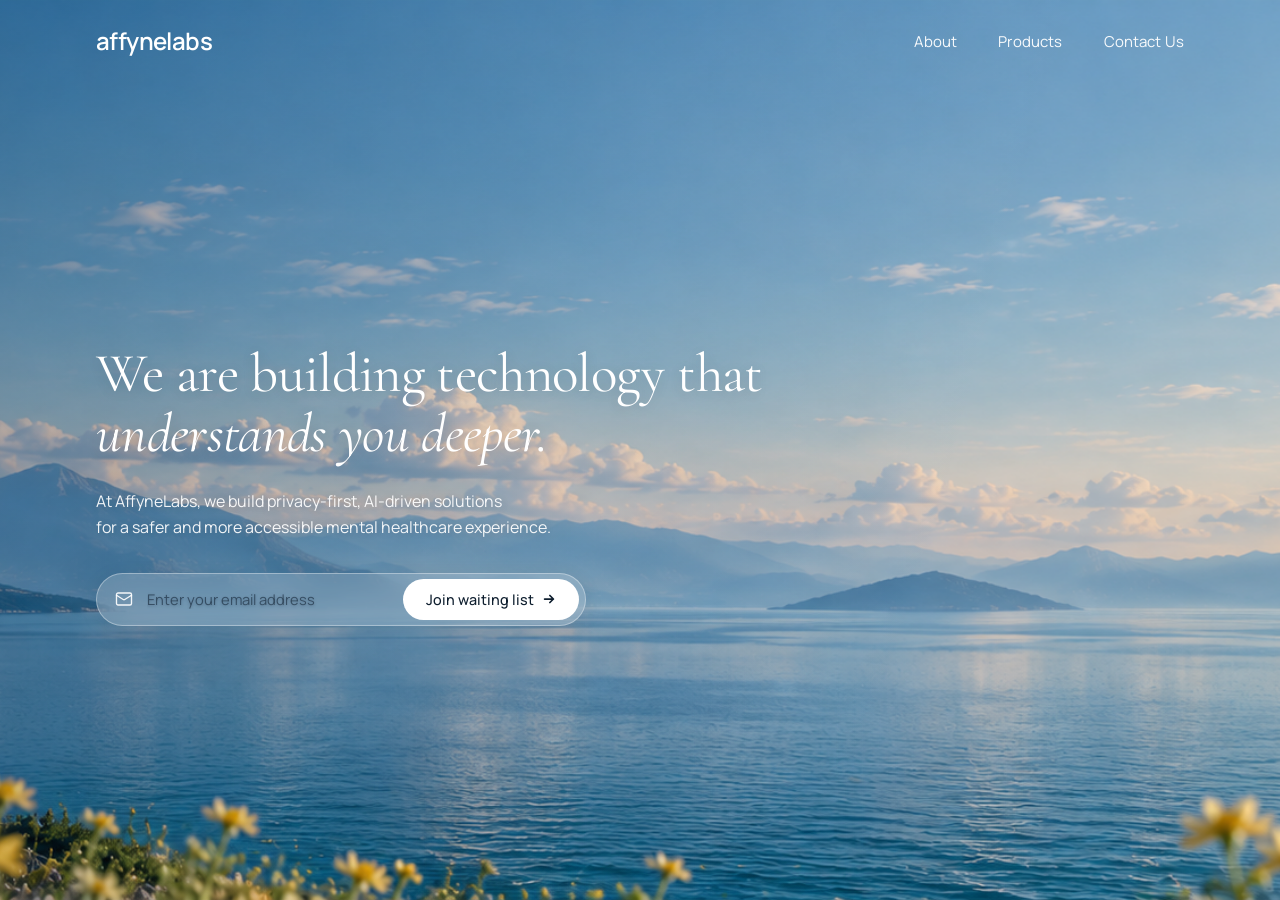
<file: Landing page 3/index.html>
<!DOCTYPE html>
<html lang="en">
<head>
  <meta charset="UTF-8">
  <meta name="viewport" content="width=device-width, initial-scale=1.0">
  <title>AffyneLabs — Technology that understands you deeper</title>
  <meta name="description" content="At AffyneLabs, we build privacy-first, AI-driven solutions for a safer and more accessible mental healthcare experience.">
  
  <!-- Google Fonts: Cormorant Garamond (Serif) & Manrope (Sans-serif) -->
  <link rel="preconnect" href="https://fonts.googleapis.com">
  <link rel="preconnect" href="https://fonts.gstatic.com" crossorigin>
  <link href="https://fonts.googleapis.com/css2?family=Cormorant+Garamond:ital,wght@0,400;0,500;0,600;1,400;1,500;1,600&family=Manrope:wght@400;500;600;700&display=swap" rel="stylesheet">
  
  <!-- Stylesheet -->
  <link rel="stylesheet" href="style.css?v=3">
  <link rel="stylesheet" href="about.css">
  <link rel="stylesheet" href="products.css?v=9">
  <link rel="stylesheet" href="contact.css?v=1">
</head>
<body class="home-page">

  <!-- Site Header -->
  <header class="site-header" id="header" role="banner">
    <!-- Top-left Branding -->
    <a href="index.html" class="brand-wordmark" aria-label="AffyneLabs Home">affynelabs</a>

    <!-- Navigation (Moved to the side) -->
    <nav class="main-nav" id="desktopNav" aria-label="Primary Navigation">
      <ul class="nav-list">
        <li><a href="about.html" class="nav-link">About</a></li>
        <li><a href="products.html" class="nav-link">Products</a></li>
        <li><a href="contact.html" class="nav-link">Contact Us</a></li>
      </ul>
    </nav>

    <!-- Mobile Menu Toggle Button -->
    <button class="mobile-nav-toggle" id="mobileMenuToggle" aria-label="Toggle navigation menu" aria-expanded="false" aria-controls="mobileOverlay">
      <svg viewBox="0 0 24 24" fill="none" stroke="currentColor" stroke-width="2" stroke-linecap="round" stroke-linejoin="round" aria-hidden="true">
        <line x1="3" y1="12" x2="21" y2="12"></line>
        <line x1="3" y1="6" x2="21" y2="6"></line>
        <line x1="3" y1="18" x2="21" y2="18"></line>
      </svg>
    </button>
  </header>

  <!-- Mobile Drawer Overlay -->
  <div class="mobile-menu-overlay" id="mobileOverlay" role="dialog" aria-modal="true" aria-label="Mobile navigation">
    <div class="mobile-menu-card" id="mobileMenuCard">
      <div class="mobile-menu-header">
        <span class="mobile-menu-title">Navigation</span>
      </div>
      <ul class="mobile-nav-list">
        <li>
          <a href="about.html" class="mobile-nav-link">
            <span>About</span>
            <svg width="14" height="14" viewBox="0 0 16 16" fill="none" stroke="currentColor" stroke-width="2" stroke-linecap="round" stroke-linejoin="round" aria-hidden="true"><path d="M5 12l4-4-4-4"/></svg>
          </a>
        </li>
        <li>
          <a href="products.html" class="mobile-nav-link">
            <span>Products</span>
            <svg width="14" height="14" viewBox="0 0 16 16" fill="none" stroke="currentColor" stroke-width="2" stroke-linecap="round" stroke-linejoin="round" aria-hidden="true"><path d="M5 12l4-4-4-4"/></svg>
          </a>
        </li>
        <li>
          <a href="contact.html" class="mobile-nav-link">
            <span>Contact Us</span>
            <svg width="14" height="14" viewBox="0 0 16 16" fill="none" stroke="currentColor" stroke-width="2" stroke-linecap="round" stroke-linejoin="round" aria-hidden="true"><path d="M5 12l4-4-4-4"/></svg>
          </a>
        </li>
      </ul>
      <a href="contact.html" class="btn-cta" style="display: inline-flex;" aria-label="Get in touch">
        <span>Get in touch</span>
        <svg width="14" height="14" viewBox="0 0 16 16" fill="none" stroke="currentColor" stroke-width="2" stroke-linecap="round" stroke-linejoin="round" aria-hidden="true">
          <path d="M3 8h10M9 4l4 4-4 4"/>
        </svg>
      </a>
      <div class="mobile-menu-footer">
        <span class="mobile-brand-tag">AffyneLabs</span>
      </div>
    </div>
  </div>

  <!-- Hero Section -->
  <main>
    <section class="hero-section" id="hero" aria-label="Hero Section">
      <div class="hero-container">
        <div class="hero-content">
          <h1 class="hero-headline">
            <span class="hero-headline-regular">We are building technology that</span>
            <span class="hero-headline-italic">understands you deeper.</span>
          </h1>
          <p class="hero-subtext">
            At AffyneLabs, we build privacy-first, AI-driven solutions<br class="desktop-break">for a safer and more accessible mental healthcare experience.
          </p>
          
          <!-- Join Waiting List Email Form -->
          <form class="waitlist-form" id="waitlistForm" onsubmit="event.preventDefault(); handleWaitlistSubmit();">
            <div class="waitlist-input-container">
              <svg class="waitlist-icon" width="18" height="18" viewBox="0 0 24 24" fill="none" stroke="currentColor" stroke-width="1.8" stroke-linecap="round" stroke-linejoin="round" aria-hidden="true">
                <rect width="20" height="16" x="2" y="4" rx="2"/>
                <path d="m22 7-8.97 5.7a1.94 1.94 0 0 1-2.06 0L2 7"/>
              </svg>
              <input 
                type="email" 
                id="waitlistEmail"
                class="waitlist-input" 
                placeholder="Enter your email address" 
                required 
                aria-label="Email address for waiting list"
              >
            </div>
            <button type="submit" class="btn-waitlist" id="waitlistBtn" aria-label="Join waiting list">
              <span>Join waiting list</span>
              <svg width="14" height="14" viewBox="0 0 16 16" fill="none" stroke="currentColor" stroke-width="2" stroke-linecap="round" stroke-linejoin="round" aria-hidden="true">
                <path d="M3 8h10M9 4l4 4-4 4"/>
              </svg>
            </button>
          </form>
          <div class="waitlist-feedback" id="waitlistFeedback" role="status" aria-live="polite"></div>
        </div>
      </div>
    </section>
  </main>

  <!-- JavaScript -->
  <script src="main.js"></script>
  <script src="about.js"></script>
  <script src="products.js?v=9"></script>
  <script src="contact.js?v=2"></script>
  <script src="preload.js" defer></script>
  <script src="smooth-nav.js" defer></script>
</body>
</html>
</file>
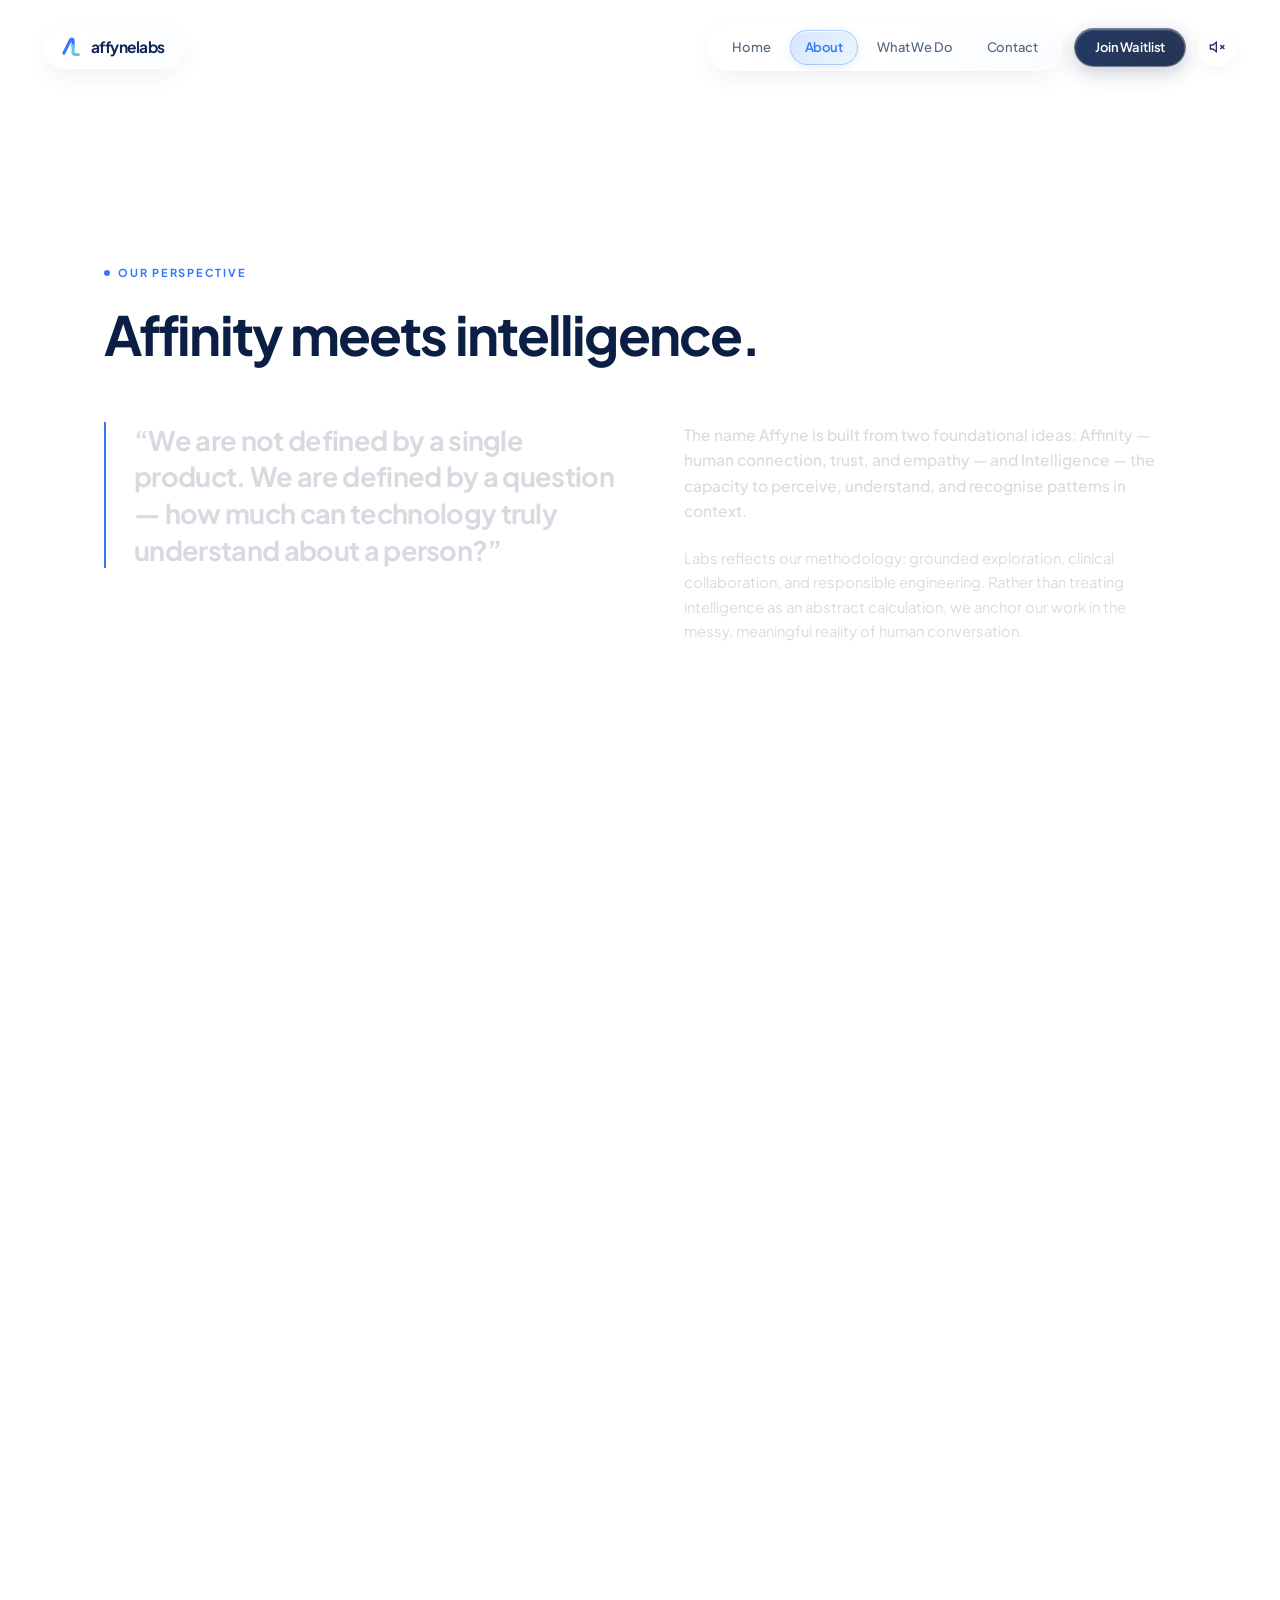
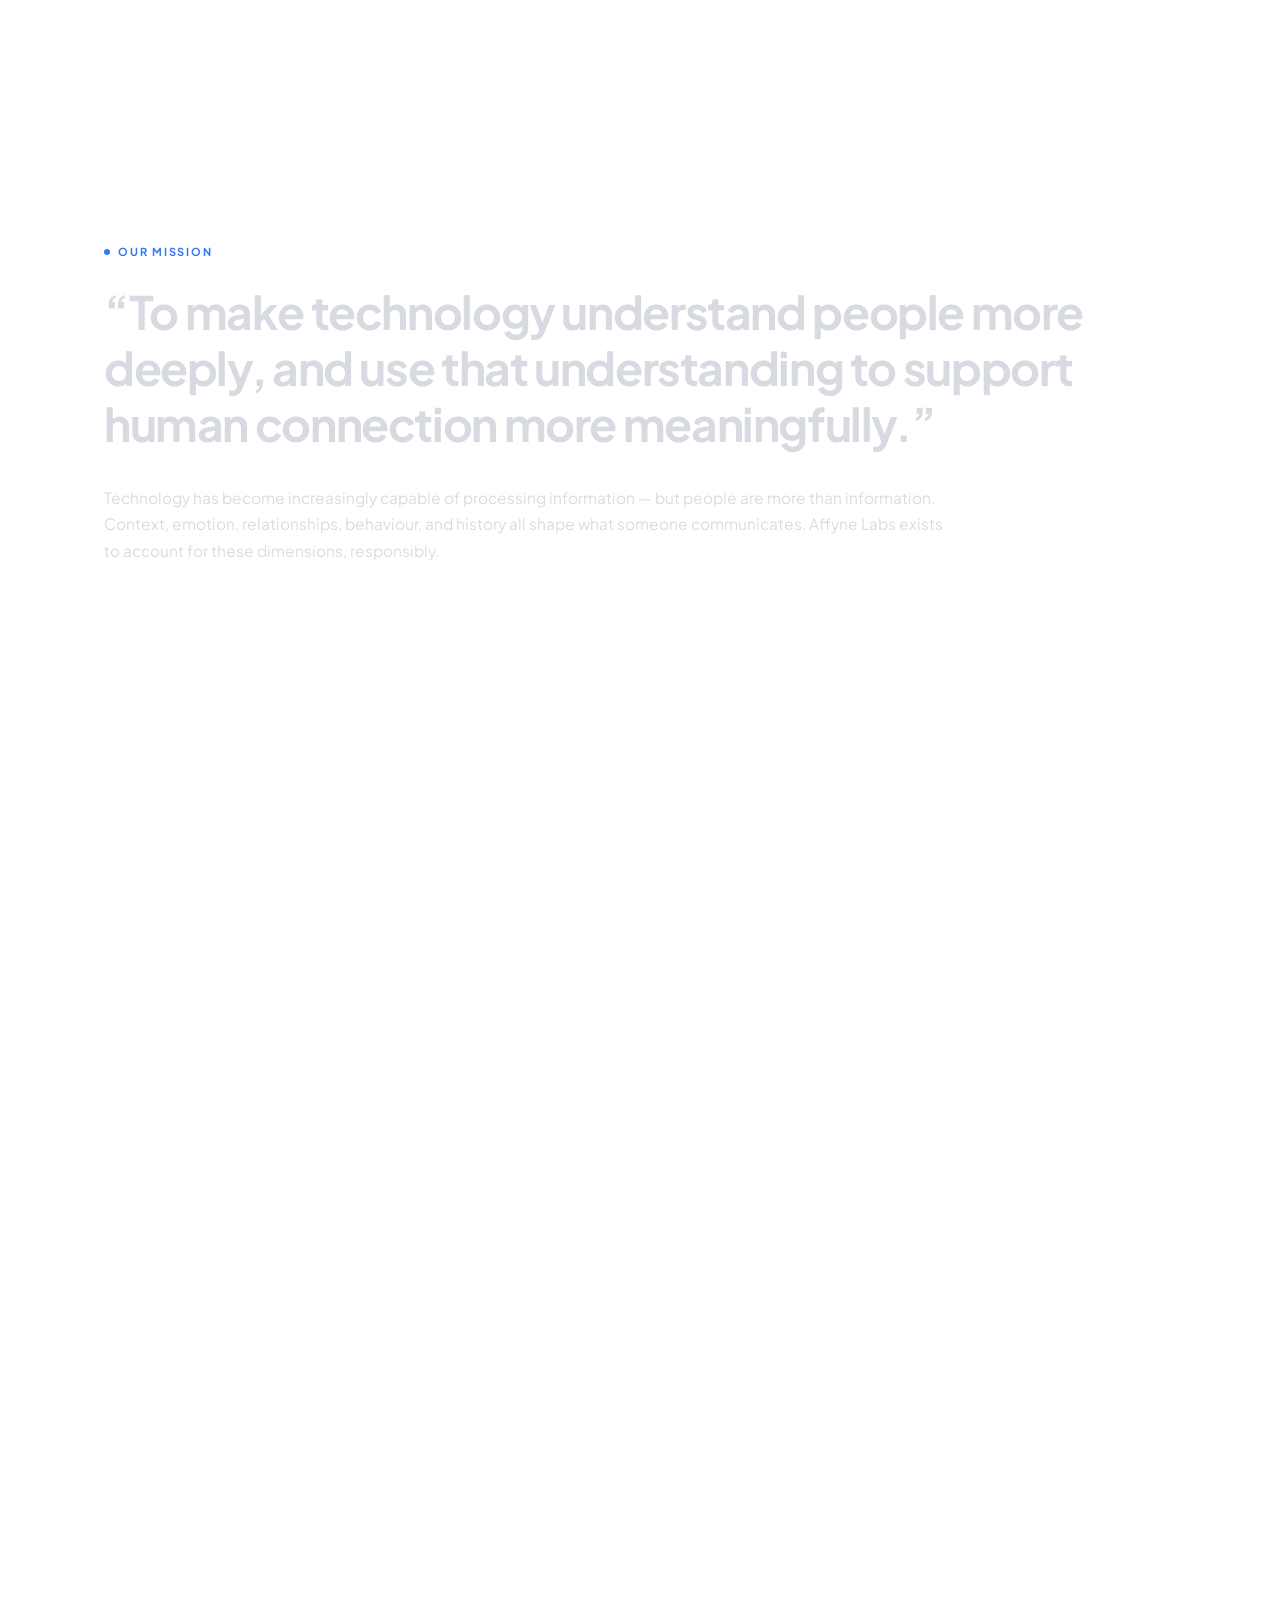
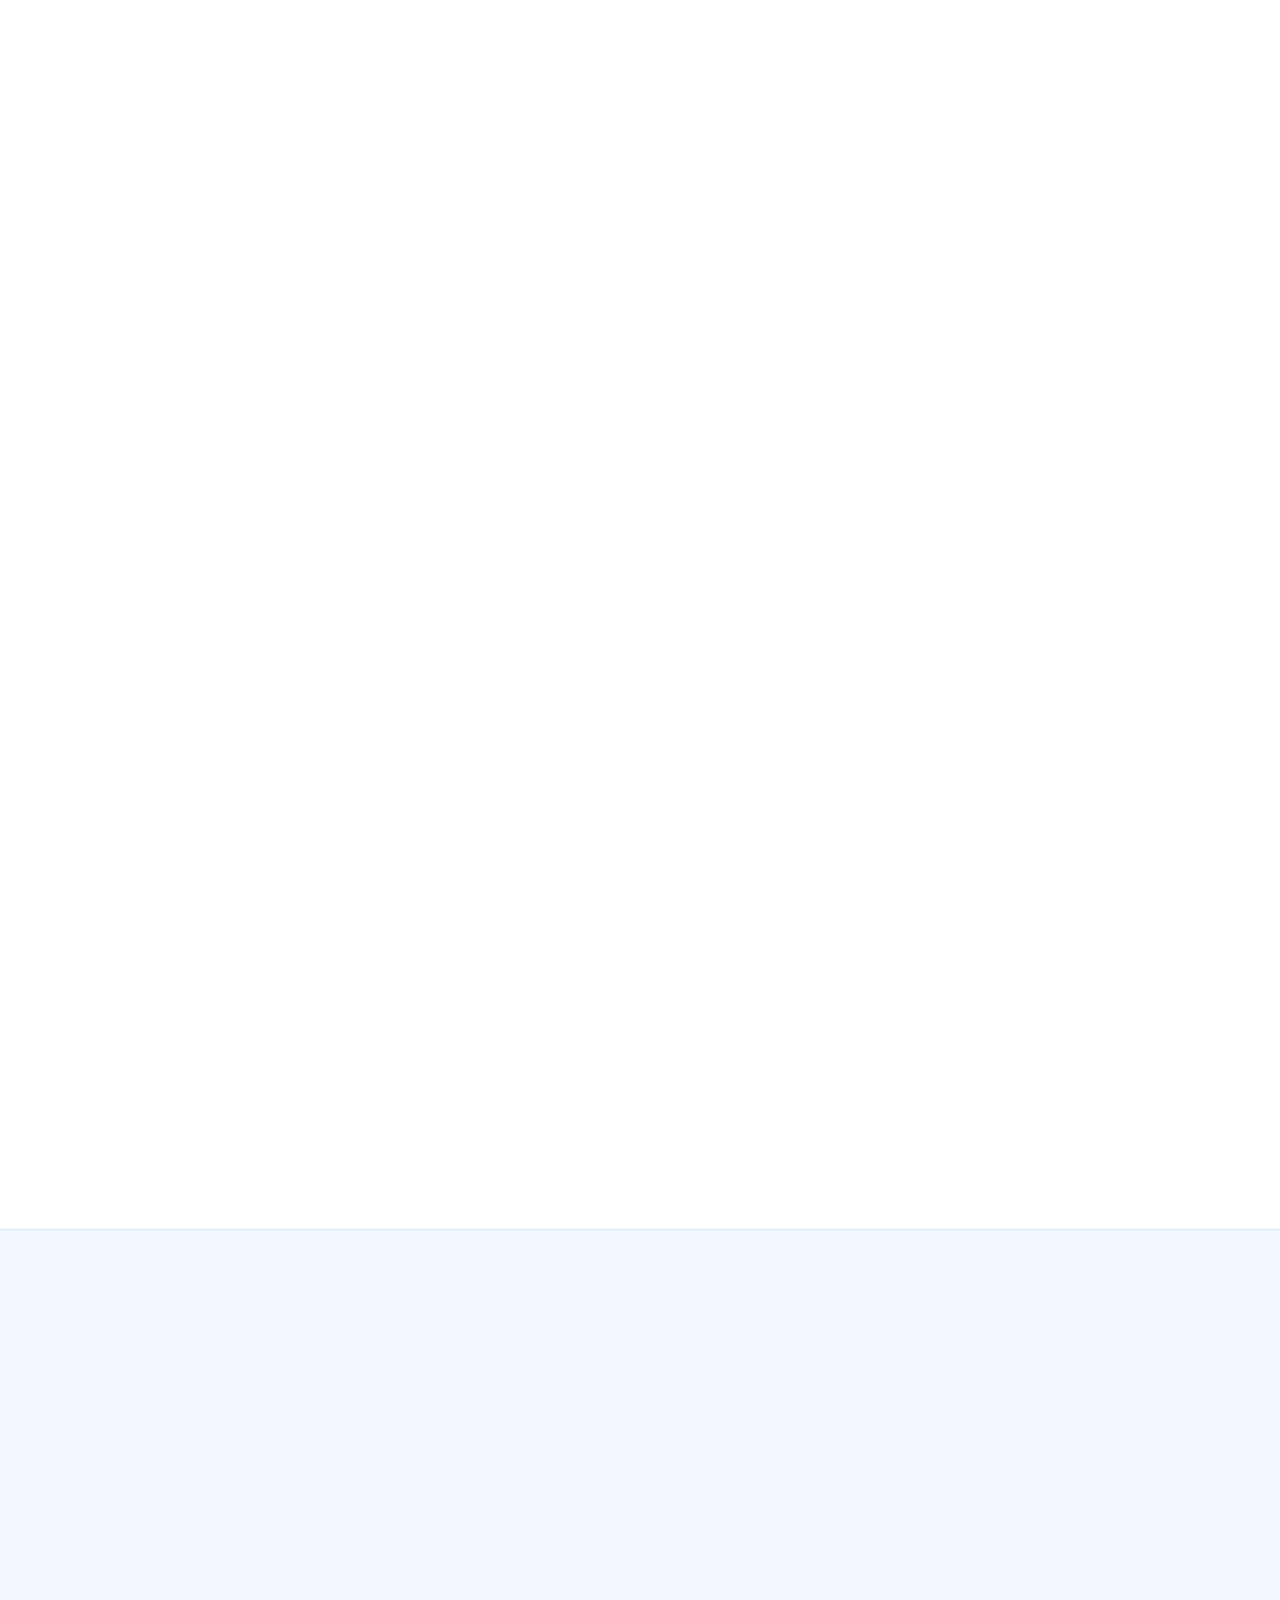
<file: Landing page 2/about.html>
<!DOCTYPE html>
<html lang="en">
<head>
  <meta charset="UTF-8">
  <meta name="viewport" content="width=device-width, initial-scale=1.0">
  <title>About Affyne Labs — Human Understanding Intelligence</title>
  <meta name="description" content="Discover the mission, vision, and principles behind affynelabs. We explore the intersection of artificial intelligence, human understanding, and well-being.">
  <meta name="keywords" content="Affyne Labs About, HealthTech mission, responsible AI, privacy-first healthcare, mental health technology">
  <meta name="theme-color" content="#102858">

  <!-- Google Fonts: Editorial Serif + Modern Clean Sans -->
  <link rel="preconnect" href="https://fonts.googleapis.com">
  <link rel="preconnect" href="https://fonts.gstatic.com" crossorigin>
  <link href="https://fonts.googleapis.com/css2?family=Plus+Jakarta+Sans:wght@300;400;500;600;700&family=Playfair+Display:ital,wght@0,400;0,500;0,600;1,400;1,500;1,600&display=swap" rel="stylesheet">

  <link rel="stylesheet" href="style.css">
</head>
<body class="about-page">

  <!-- Header Navigation (Consistent Across Site) -->
  <header class="site-header" id="siteHeader">
    <div class="header-container">
      <!-- Logo pairing mark with typography -->
      <a href="index.html" class="brand-logo" id="brandLogo" aria-label="Affyne Labs Home">
        <svg class="brand-mark-svg" viewBox="0 0 100 100" fill="none" aria-hidden="true">
          <path d="M 22 78 L 52 18 C 55 12 61 12 64 18 L 64 48" stroke="#3478F6" stroke-width="14" stroke-linecap="round" stroke-linejoin="round"/>
          <path d="M 64 44 L 64 74 C 64 80 68 84 74 84 L 88 84" stroke="#60C5EB" stroke-width="14" stroke-linecap="round" stroke-linejoin="round"/>
        </svg>
        <span class="logo-text">affynelabs</span>
      </a>

      <!-- Desktop Navigation Bar: Individually Composed Floating Elements -->
      <div class="nav-cluster">
        <nav class="floating-nav-links" id="floatingNav" aria-label="Primary Navigation">
          <a href="index.html" class="nav-item">Home</a>
          <a href="about.html" class="nav-item active">About</a>
          <a href="index.html#what-we-do" class="nav-item">What We Do</a>
          <a href="index.html#contact" class="nav-item">Contact</a>
        </nav>

        <!-- Top Join Waitlist Button -->
        <a href="index.html#contact" class="btn-waitlist-outline btn-magnetic" id="headerWaitlistBtn">Join Waitlist</a>

        <!-- Audio Breeze Toggle (Zen Ambiance) -->
        <button class="zen-toggle-btn" id="zenToggleBtn" title="Toggle Nature Breeze Ambiance" aria-label="Toggle ocean breeze ambiance">
          <svg class="sound-icon-off" id="soundIconOff" width="16" height="16" viewBox="0 0 24 24" fill="none" stroke="currentColor" stroke-width="2">
            <path d="M11 5L6 9H2v6h4l5 4V5z"/>
            <line x1="23" y1="9" x2="17" y2="15"/>
            <line x1="17" y1="9" x2="23" y2="15"/>
          </svg>
          <svg class="sound-icon-on hidden" id="soundIconOn" width="16" height="16" viewBox="0 0 24 24" fill="none" stroke="currentColor" stroke-width="2">
            <path d="M11 5L6 9H2v6h4l5 4V5z"/>
            <path d="M15.54 8.46a5 5 0 0 1 0 7.07"/>
            <path d="M19.07 4.93a10 10 0 0 1 0 14.14"/>
          </svg>
        </button>
      </div>

      <!-- Mobile Menu Toggle Button -->
      <button class="mobile-menu-btn" id="mobileMenuBtn" aria-label="Open Navigation Menu">
        <span></span>
        <span></span>
      </button>
    </div>

    <!-- Mobile Navigation Drawer -->
    <div class="mobile-nav-drawer" id="mobileDrawer">
      <a href="index.html" class="mobile-link">Home</a>
      <a href="about.html" class="mobile-link">About</a>
      <a href="index.html#what-we-do" class="mobile-link">What We Do</a>
      <a href="index.html#contact" class="mobile-link">Contact</a>
      <a href="index.html#contact" class="mobile-waitlist-btn">Join Waitlist</a>
    </div>
  </header>

  <div class="page-viewport" id="pageViewport">

  <!-- ========================================================================
       SECTION 01 — OUR PERSPECTIVE (Scroll-Driven Word Reveal Animation)
       ======================================================================== -->
  <section class="section-perspective scroll-reveal-section" id="perspective">
    <div class="scroll-reveal-pin">
      <div class="content-container perspective-container">
        
        <!-- Bullet Label: Blue Dot + OUR PERSPECTIVE -->
        <div class="section-bullet-label">
          <span class="bullet-dot"></span>
          <span class="bullet-text">OUR PERSPECTIVE</span>
        </div>

        <!-- Headline -->
        <h2 class="perspective-headline">
          Affinity meets intelligence.
        </h2>

        <!-- Two-Column Layout -->
        <div class="perspective-grid">
          
          <!-- Left: Blue-bordered quote with navy to light-slate text split -->
          <div class="perspective-quote-col">
            <blockquote class="perspective-quote scroll-word-target">
              <span class="quote-navy">&ldquo;We are not defined by a single</span>
              <span class="quote-muted">product. We are defined by a question &mdash; how much can technology truly understand about a person?&rdquo;</span>
            </blockquote>
          </div>

          <!-- Right: Exact Two Paragraphs -->
          <div class="perspective-text-col scroll-word-target">
            <p class="perspective-p1">
              The name Affyne is built from two foundational ideas: Affinity &mdash; human connection, trust, and empathy &mdash; and Intelligence &mdash; the capacity to perceive, understand, and recognise patterns in context.
            </p>
            <p class="perspective-p2">
              Labs reflects our methodology: grounded exploration, clinical collaboration, and responsible engineering. Rather than treating intelligence as an abstract calculation, we anchor our work in the messy, meaningful reality of human conversation.
            </p>
          </div>

        </div>

      </div>
    </div>
  </section>

  <!-- ========================================================================
       SECTION 02 — OUR MISSION (Scroll-Driven Word Reveal Animation)
       ======================================================================== -->
  <section class="section-mission scroll-reveal-section" id="mission">
    <div class="scroll-reveal-pin">
      <div class="content-container mission-container">
        
        <!-- Bullet Label: Blue Dot + OUR MISSION -->
        <div class="section-bullet-label">
          <span class="bullet-dot"></span>
          <span class="bullet-text">OUR MISSION</span>
        </div>

        <!-- Massive Statement Quote with Navy to Light-Slate Text Split -->
        <h2 class="mission-headline scroll-word-target">
          <span class="mission-navy">&ldquo;To make technology understand people more deeply, and</span>
          <span class="mission-muted">use that understanding to support human connection more meaningfully.&rdquo;</span>
        </h2>

        <!-- Exact Supporting Paragraph -->
        <p class="mission-body scroll-word-target">
          Technology has become increasingly capable of processing information &mdash; but people are more than information. Context, emotion, relationships, behaviour, and history all shape what someone communicates. Affyne Labs exists to account for these dimensions, responsibly.
        </p>

      </div>
    </div>
  </section>

  <!-- ========================================================================
       SECTION 03 — OUR VISION
       ======================================================================== -->
  <section class="about-section about-vision-section reveal-on-scroll" id="vision">
    <div class="content-container">
      <div class="about-split-row">
        <div class="split-col-label">
          <span class="section-label">03 / OUR VISION</span>
        </div>
        <div class="split-col-content">
          <div class="about-statement-box">
            <blockquote class="about-statement-text">
              &ldquo;To build Human Understanding Intelligence — technology capable of interpreting human communication, context, behaviour, and evolving states, in ways that enable more meaningful human experiences and support.&rdquo;
            </blockquote>
          </div>
          <div class="editorial-body">
            <p>
              Mental health is our first domain of application. It is not the limit of what we intend to explore as our understanding and capabilities evolve.
            </p>
          </div>
        </div>
      </div>
    </div>
  </section>

  <!-- ========================================================================
       SECTION 04 — OUR CORE PRINCIPLES
       ======================================================================== -->
  <section class="about-section about-principles-section reveal-on-scroll" id="principles">
    <div class="content-container">
      <div class="principles-header-block">
        <span class="section-label">04 / OUR CORE PRINCIPLES</span>
        <h2 class="editorial-headline">
          Three principles that guide everything.
        </h2>
        <p class="section-intro">
          Our technical research and design methodologies are rooted in three foundational beliefs from our brand ethos, supported by unwavering commitments to safety and privacy.
        </p>
      </div>

      <!-- Three Core Beliefs -->
      <div class="principles-editorial-matrix">
        
        <!-- Belief 01 -->
        <div class="principle-item">
          <div class="principle-index">01</div>
          <h3 class="principle-name">People are more than the words they say.</h3>
          <p class="principle-text">
            Human understanding considers context, emotion, behaviour, relationships, and history — not just isolated textual data points.
          </p>
        </div>

        <!-- Belief 02 -->
        <div class="principle-item">
          <div class="principle-index">02</div>
          <h3 class="principle-name">Understanding should come before intervention.</h3>
          <p class="principle-text">
            Responsible support begins with understanding context before acting, ensuring every interaction is measured, timely, and appropriate.
          </p>
        </div>

        <!-- Belief 03 -->
        <div class="principle-item">
          <div class="principle-index">03</div>
          <h3 class="principle-name">Technology should augment human connection, not replace it.</h3>
          <p class="principle-text">
            Technology should help enable meaningful human support and care rather than isolate individuals or replace clinical relationships.
          </p>
        </div>

      </div>

      <!-- Commitments Sub-Matrix -->
      <div class="commitments-submatrix">
        <div class="commitments-title">Our Foundational Engineering Commitments</div>
        <div class="commitments-grid">
          <div class="commitment-item">
            <span class="commitment-dot"></span>
            <span><strong>Privacy:</strong> On-device processing &amp; zero data monetization</span>
          </div>
          <div class="commitment-item">
            <span class="commitment-dot"></span>
            <span><strong>Safety:</strong> Clinical risk mitigation &amp; strict fail-safes</span>
          </div>
          <div class="commitment-item">
            <span class="commitment-dot"></span>
            <span><strong>Responsible AI:</strong> Transparent, non-manipulative architectures</span>
          </div>
          <div class="commitment-item">
            <span class="commitment-dot"></span>
            <span><strong>Accessibility:</strong> Universal, friction-free healthcare design</span>
          </div>
          <div class="commitment-item">
            <span class="commitment-dot"></span>
            <span><strong>Trust:</strong> Earning confidence through algorithmic clarity</span>
          </div>
          <div class="commitment-item">
            <span class="commitment-dot"></span>
            <span><strong>Human-Centred:</strong> Calibrated to biological and emotional needs</span>
          </div>
        </div>
      </div>
    </div>
  </section>

  <!-- ========================================================================
       SECTION 05 — OUR CURRENT FOCUS
       ======================================================================== -->
  <section class="about-section about-focus-section reveal-on-scroll" id="focus">
    <div class="content-container">
      <div class="about-split-row">
        <div class="split-col-label">
          <span class="section-label">05 / OUR CURRENT FOCUS</span>
        </div>
        <div class="split-col-content">
          <h2 class="editorial-headline">
            Beginning with mental health and emotional well-being.
          </h2>
          <div class="editorial-body">
            <p class="lead-paragraph">
              Mental health is one of the clearest areas where there is a gap between what a person experiences and what they are able or willing to say out loud.
            </p>
            <p>
              Our first exploratory focus is designed to understand a person's communication across conversation, voice, emotion, intent, context, personal baseline, longitudinal patterns, and risk signals — and to use that understanding to provide personalized support, appropriate interventions, and human or professional escalation when required.
            </p>
            <p>
              We explore how technology can understand what lies behind a conversation — not to replace human care, but to make support more contextual, timely, and personal.
            </p>
            <p class="strategic-disclaimer">
              *affynelabs explores these approaches through active research and design. We make no claims that specific products are already validated or clinically effective, nor do we claim diagnostic accuracy or medical device status without verified evidence.
            </p>
          </div>
        </div>
      </div>
    </div>
  </section>

  <!-- ========================================================================
       SECTION 06 — LOOKING AHEAD
       ======================================================================== -->
  <section class="about-section about-ahead-section reveal-on-scroll" id="ahead">
    <div class="content-container">
      <div class="ahead-card">
        <span class="section-label dark-mode">06 / LOOKING AHEAD</span>
        <h2 class="ahead-headline">
          Technology that understands people.
        </h2>
        <p class="ahead-narrative">
          Our ambition is to research, develop, and commercialise innovative healthcare technologies as our understanding and capabilities evolve. We believe technology should be more than powerful — it must be trustworthy, thoughtful, and centred on human needs.
        </p>
        <div class="ahead-cta-wrap">
          <a href="index.html#contact" class="btn-ahead-primary">
            <span>Get in Touch With Us</span>
            <svg width="15" height="15" viewBox="0 0 24 24" fill="none" stroke="currentColor" stroke-width="2" stroke-linecap="round" stroke-linejoin="round">
              <line x1="5" y1="12" x2="19" y2="12"></line>
              <polyline points="12 5 19 12 12 19"></polyline>
            </svg>
          </a>
          <a href="index.html" class="btn-ahead-secondary">Return to Home</a>
        </div>
      </div>
    </div>
  </section>

  <!-- ========================================================================
       FOOTER (Pale Blue Background - Exact Image 4 Design)
       ======================================================================== -->
  <footer class="exact-footer reveal-on-scroll">
    <div class="content-container footer-exact-container">
      
      <!-- Top Row: Brand Lockup & Links -->
      <div class="footer-top-row">
        <!-- Left: Logo & Tagline -->
        <div class="footer-brand-lockup">
          <svg class="brand-mark-svg" viewBox="0 0 100 100" fill="none" aria-hidden="true">
            <path d="M 22 78 L 52 18 C 55 12 61 12 64 18 L 64 48" stroke="#3478F6" stroke-width="14" stroke-linecap="round" stroke-linejoin="round"/>
            <path d="M 64 44 L 64 74 C 64 80 68 84 74 84 L 88 84" stroke="#60C5EB" stroke-width="14" stroke-linecap="round" stroke-linejoin="round"/>
          </svg>
          <span class="footer-brand-title">Affyne Labs</span>
          <span class="footer-pipe-divider">|</span>
          <span class="footer-brand-subtitle">Affinity + Intelligence</span>
        </div>

        <!-- Right: Exact Navigation Links -->
        <nav class="footer-exact-nav" aria-label="Footer Navigation">
          <a href="#perspective" class="footer-nav-link">The Problem</a>
          <a href="#perspective" class="footer-nav-link">Perspective</a>
          <a href="index.html#what-we-do" class="footer-nav-link">Intelligence</a>
          <a href="#focus" class="footer-nav-link">The Journey</a>
          <a href="#principles" class="footer-nav-link">Principles</a>
          <a href="#mission" class="footer-nav-link">Mission</a>
          <a href="index.html#contact" class="footer-nav-link">Contact</a>
        </nav>
      </div>

      <!-- Hairline Divider -->
      <div class="footer-hairline"></div>

      <!-- Bottom Row: Copyright & Subtag -->
      <div class="footer-bottom-row">
        <div class="footer-copyright">
          &copy; 2026 Affyne Labs. All rights reserved.
        </div>
        <div class="footer-subtag">
          Psychology with Healthcare &bull; Research &amp; Engineering
        </div>
      </div>

    </div>
  </footer>
  </div><!-- /pageViewport -->

  <script src="script.js"></script>
</body>
</html>
</file>
<file: styles.css>
/* ==========================================================================
   AFFYNE LABS — DESIGN SYSTEM & GLOBAL STYLES
   Strict Brand Identity: Deep Navy, Brand Royal Blue, Sky Blue, and Pure White.
   Typography: General Sans (Headings) & Instrument Sans (Body, Nav, UI).
   Real-World Editorial Quality — Zero Abstract 3D Sculptures & Zero Fake Tech.
   Native Browser Scrollbar Preserved — No Custom Scrollbar Hacks.
   ========================================================================== */

/* --------------------------------------------------------------------------
   1. Typography Imports
   -------------------------------------------------------------------------- */
@import url('https://api.fontshare.com/v2/css?f[]=general-sans@400,500,600,700&display=swap');
@import url('https://fonts.googleapis.com/css2?family=Instrument+Sans:ital,wght@0,400..700;1,400..700&family=JetBrains+Mono:wght@400;500;600&display=swap');

/* --------------------------------------------------------------------------
   2. Design Tokens
   -------------------------------------------------------------------------- */
:root {
  /* Strict Brand Colors: Blue & White Palette */
  --color-primary-blue:   #246DF8;   /* Primary active brand blue */
  --color-primary-hover:  #1A57D0;   /* Deepened primary for hover states */
  --color-navy:           #001B52;   /* Authority deep navy (primary text & dark panels) */
  --color-navy-dark:      #001238;   /* Deepest navy for high-contrast */
  --color-sky-blue:       #67C6FC;   /* Lighter human blue (highlights, accents, tags) */
  --color-sky-light:      #E6F4FE;   /* Subtle sky blue tint for badges */
  --color-white:          #FFFFFF;   /* Primary canvas & surface */

  /* Surface Tones — 85%+ White and Crisp Light Surfaces Dominant */
  --color-bg:             #FFFFFF;   /* Crisp white background */
  --color-bg-alt:         #F5F8FD;   /* Soft ice/blue surface tint */
  --color-bg-subtle:      #EDF4FC;   /* Secondary soft blue surface */
  --color-surface:        #FFFFFF;   /* Standard card surface */
  --color-surface-hover:  #F8FAFE;   /* Card hover surface */

  /* Borders & Dividers */
  --color-border:         #D6E5F7;   /* Clean blue-tinted border */
  --color-border-subtle:  #E5EFFB;   /* Subtle divider */
  --color-border-hover:   #9BC3F8;   /* Focus & hover border */

  /* Text Colors */
  --color-text-primary:   #001B52;   /* Deep navy for principal readable text */
  --color-text-secondary: #385177;   /* Slate navy for long-form reading copy */
  --color-text-tertiary:  #647FA5;   /* Refined blue-slate for metadata & labels */
  --color-text-inverse:   #FFFFFF;   /* White text on dark navy sections */
  --color-text-inverse-muted: #D4E5F9; /* Subtle light blue text on dark navy */

  /* Typography System */
  --font-heading: 'General Sans', -apple-system, BlinkMacSystemFont, 'Segoe UI', Roboto, sans-serif;
  --font-body:    'Instrument Sans', -apple-system, BlinkMacSystemFont, 'Segoe UI', Roboto, sans-serif;
  --font-mono:    'JetBrains Mono', 'Instrument Sans', monospace;

  /* Font Sizes */
  --text-xs:   0.75rem;    /* 12px */
  --text-sm:   0.875rem;   /* 14px */
  --text-base: 1rem;       /* 16px */
  --text-lg:   1.125rem;   /* 18px */
  --text-xl:   1.25rem;    /* 20px */
  --text-2xl:  1.5rem;     /* 24px */
  --text-3xl:  2rem;       /* 32px */
  --text-4xl:  2.625rem;   /* 42px */
  --text-5xl:  3.5rem;     /* 56px */
  --text-6xl:  4.5rem;     /* 72px */

  /* Font Weights */
  --weight-regular:  400;
  --weight-medium:   500;
  --weight-semibold: 600;
  --weight-bold:     700;

  /* Line Heights */
  --leading-tight:   1.12;
  --leading-snug:    1.3;
  --leading-normal:  1.6;
  --leading-relaxed: 1.72;

  /* Letter Spacing */
  --tracking-tight:  -0.025em;
  --tracking-base:   -0.01em;
  --tracking-wide:    0.04em;
  --tracking-wider:   0.08em;

  /* Spacing Scale */
  --space-1:  0.25rem;
  --space-2:  0.5rem;
  --space-3:  0.75rem;
  --space-4:  1rem;
  --space-5:  1.25rem;
  --space-6:  1.5rem;
  --space-8:  2rem;
  --space-10: 2.5rem;
  --space-12: 3rem;
  --space-16: 4rem;
  --space-20: 5rem;
  --space-24: 6rem;
  --space-32: 8rem;

  /* Header & Navigation dimensions */
  --header-height: 72px;
  --header-height-mobile: 64px;
  --section-padding-y: clamp(4.5rem, 7.5vw, 6.5rem);

  /* Container & Grid */
  --container-max: 1200px;
  --side-padding: clamp(1.25rem, 4.5vw, 2.5rem);

  /* Border Radii */
  --radius-xs: 4px;
  --radius-sm: 8px;
  --radius-md: 12px;
  --radius-lg: 18px;
  --radius-xl: 24px;
  --radius-full: 9999px;

  /* Shadows (Tuned to deep brand navy) */
  --shadow-sm: 0 2px 8px rgba(0, 27, 82, 0.04);
  --shadow-md: 0 8px 24px rgba(0, 27, 82, 0.06);
  --shadow-lg: 0 16px 48px rgba(0, 27, 82, 0.08);

  /* Transitions */
  --transition-fast: 160ms cubic-bezier(0.16, 1, 0.3, 1);
  --transition-base: 240ms cubic-bezier(0.16, 1, 0.3, 1);
  --transition-slow: 400ms cubic-bezier(0.16, 1, 0.3, 1);
}

/* --------------------------------------------------------------------------
   3. Reset & Base (Preserves 100% Native Browser Scrollbar)
   -------------------------------------------------------------------------- */
*, *::before, *::after {
  box-sizing: border-box;
  margin: 0;
  padding: 0;
}

html {
  font-size: 16px;
  -webkit-font-smoothing: antialiased;
  -moz-osx-font-smoothing: grayscale;
  scroll-behavior: smooth;
  -webkit-text-size-adjust: 100%;
  text-size-adjust: 100%;
  background-color: var(--color-bg);
  color: var(--color-text-primary);
}

@media (prefers-reduced-motion: reduce) {
  html { scroll-behavior: auto; }
  *, *::before, *::after {
    animation-duration: 0.01ms !important;
    animation-iteration-count: 1 !important;
    transition-duration: 0.01ms !important;
    scroll-behavior: auto !important;
  }
}

body {
  font-family: var(--font-body);
  font-size: var(--text-base);
  font-weight: var(--weight-regular);
  line-height: var(--leading-normal);
  color: var(--color-text-primary);
  background-color: var(--color-bg);
  letter-spacing: var(--tracking-base);
  overflow-x: hidden;
  padding-left: env(safe-area-inset-left);
  padding-right: env(safe-area-inset-right);
}

img, svg {
  display: block;
  max-width: 100%;
}

a {
  color: inherit;
  text-decoration: none;
}

button {
  font-family: inherit;
  cursor: pointer;
  border: none;
  background: none;
}

ul, ol {
  list-style: none;
}

/* --------------------------------------------------------------------------
   4. Layout Container & Section Flow
   -------------------------------------------------------------------------- */
.container {
  width: 100%;
  max-width: var(--container-max);
  margin-inline: auto;
  padding-inline: var(--side-padding);
}

.section {
  padding-block: var(--section-padding-y);
  position: relative;
  scroll-margin-top: calc(var(--header-height) + 1.25rem);
}

#problem,
#perspective,
#intelligence,
#storytelling,
#principles,
#mission,
#contact {
  scroll-margin-top: calc(var(--header-height) + 1.25rem);
}

.section--alt {
  background-color: var(--color-bg-alt);
}

/* --------------------------------------------------------------------------
   5. Typography System
   -------------------------------------------------------------------------- */
.heading-display {
  font-family: var(--font-heading);
  font-size: clamp(2.25rem, 4.5vw, 3.75rem);
  font-weight: 600;
  line-height: var(--leading-tight);
  letter-spacing: -0.03em;
  color: var(--color-navy);
}

.heading-xl {
  font-family: var(--font-heading);
  font-size: clamp(1.85rem, 3.2vw, 2.75rem);
  font-weight: 600;
  line-height: var(--leading-snug);
  letter-spacing: -0.025em;
  color: var(--color-navy);
}

.heading-lg {
  font-family: var(--font-heading);
  font-size: clamp(1.4rem, 2.2vw, 1.85rem);
  font-weight: 600;
  line-height: var(--leading-snug);
  letter-spacing: -0.02em;
  color: var(--color-navy);
}

.body-lg {
  font-family: var(--font-body);
  font-size: clamp(1.0625rem, 1.25vw, 1.25rem);
  line-height: var(--leading-relaxed);
  color: var(--color-text-secondary);
}

.body-base {
  font-family: var(--font-body);
  font-size: var(--text-base);
  line-height: var(--leading-relaxed);
  color: var(--color-text-secondary);
}

.body-sm {
  font-family: var(--font-body);
  font-size: var(--text-sm);
  line-height: var(--leading-normal);
  color: var(--color-text-tertiary);
}

.eyebrow {
  display: inline-flex;
  align-items: center;
  gap: var(--space-2);
  font-family: var(--font-mono);
  font-size: var(--text-xs);
  font-weight: 600;
  letter-spacing: var(--tracking-wider);
  text-transform: uppercase;
  color: var(--color-primary-blue);
  margin-bottom: var(--space-3);
}

.eyebrow::before {
  content: '';
  display: inline-block;
  width: 6px;
  height: 6px;
  border-radius: var(--radius-full);
  background-color: var(--color-primary-blue);
}

.badge-tag {
  display: inline-flex;
  align-items: center;
  gap: 6px;
  font-family: var(--font-mono);
  font-size: 11px;
  font-weight: 600;
  letter-spacing: 0.08em;
  text-transform: uppercase;
  padding: 4px 10px;
  border-radius: var(--radius-xs);
  background-color: var(--color-sky-light);
  color: var(--color-navy);
  border: 1px solid var(--color-border);
  margin-bottom: var(--space-3);
}

.badge-tag__dot {
  width: 6px;
  height: 6px;
  border-radius: 50%;
  background-color: var(--color-primary-blue);
}

.text-link {
  display: inline-flex;
  align-items: center;
  gap: var(--space-2);
  font-family: var(--font-body);
  font-size: var(--text-sm);
  font-weight: 600;
  color: var(--color-primary-blue);
  transition: gap var(--transition-fast), color var(--transition-fast);
}

.text-link:hover {
  color: var(--color-primary-hover);
  gap: calc(var(--space-2) + 4px);
}

/* --------------------------------------------------------------------------
   6. Buttons
   -------------------------------------------------------------------------- */
.btn {
  display: inline-flex;
  align-items: center;
  justify-content: center;
  padding: 12px 24px;
  border-radius: var(--radius-sm);
  font-family: var(--font-body);
  font-size: var(--text-sm);
  font-weight: 600;
  line-height: 1;
  letter-spacing: var(--tracking-base);
  transition: all var(--transition-fast);
  white-space: nowrap;
}

.btn:focus-visible {
  outline: 2px solid var(--color-primary-blue);
  outline-offset: 2px;
}

.btn--primary {
  background-color: var(--color-primary-blue);
  color: var(--color-white);
  border: 1px solid transparent;
}

.btn--primary:hover {
  background-color: var(--color-primary-hover);
  transform: translateY(-1px);
  box-shadow: 0 4px 12px rgba(36, 109, 248, 0.25);
}

.btn--outline {
  background-color: transparent;
  color: var(--color-navy);
  border: 1px solid var(--color-border);
}

.btn--outline:hover {
  border-color: var(--color-navy);
  background-color: var(--color-bg-alt);
}

.btn--white {
  background-color: var(--color-white);
  color: var(--color-navy);
  border: 1px solid transparent;
}

.btn--white:hover {
  background-color: var(--color-bg-alt);
  transform: translateY(-1px);
  box-shadow: 0 4px 16px rgba(0, 0, 0, 0.12);
}

/* --------------------------------------------------------------------------
   7. Site Header & Floating Navigation
   No background strip. Logo, navigation, and CTA float individually.
   -------------------------------------------------------------------------- */
.site-header {
  position: fixed;
  top: 0;
  left: 0;
  right: 0;
  z-index: 100;
  height: var(--header-height);
  background-color: transparent;
  backdrop-filter: none;
  -webkit-backdrop-filter: none;
  border-bottom: 1px solid transparent;
  box-shadow: none;
  transition: background-color var(--transition-base),
              backdrop-filter var(--transition-base),
              -webkit-backdrop-filter var(--transition-base),
              border-color var(--transition-base),
              box-shadow var(--transition-base);
  pointer-events: none;
}

.site-header.scrolled {
  background-color: rgba(255, 255, 255, 0.94);
  backdrop-filter: blur(16px);
  -webkit-backdrop-filter: blur(16px);
  border-bottom: 1px solid var(--color-border);
  box-shadow: 0 4px 20px rgba(0, 27, 82, 0.05);
}

.nav {
  display: flex;
  align-items: center;
  justify-content: space-between;
  height: var(--header-height);
}

.nav__brand {
  display: inline-flex;
  align-items: center;
  pointer-events: auto;
  transition: transform var(--transition-fast);
}

.nav__brand:hover {
  transform: translateY(-1px);
}

.nav__brand-img {
  height: 40px;
  width: auto;
  object-fit: contain;
}

.nav__links {
  display: flex;
  align-items: center;
  gap: var(--space-6);
  pointer-events: auto;
}

.nav__link {
  font-family: var(--font-body);
  font-size: var(--text-sm);
  font-weight: 500;
  color: var(--color-navy);
  transition: color var(--transition-fast);
  padding-block: var(--space-1);
  position: relative;
}

.nav__link:hover {
  color: var(--color-primary-blue);
}

.nav__link[aria-current="true"] {
  color: var(--color-primary-blue);
  font-weight: 600;
}

.nav__actions {
  display: flex;
  align-items: center;
  gap: var(--space-4);
  pointer-events: auto;
}

.nav__cta {
  border-radius: var(--radius-full);
  padding: 10px 22px;
}

.nav__v2,
.nav__v3 {
  background-color: rgba(255, 255, 255, 0.9);
  color: var(--color-navy);
  border: 1px solid var(--color-border);
  backdrop-filter: blur(8px);
  -webkit-backdrop-filter: blur(8px);
  font-weight: 600;
  transition: all var(--transition-fast);
}

.nav__v2:hover,
.nav__v3:hover {
  background-color: var(--color-white);
  border-color: var(--color-primary-blue);
  color: var(--color-primary-blue);
  transform: translateY(-1px);
  box-shadow: 0 4px 12px rgba(0, 27, 82, 0.08);
}

.nav__toggle {
  display: none;
  flex-direction: column;
  justify-content: center;
  gap: 5px;
  width: 40px;
  height: 40px;
  padding: 8px;
  border-radius: var(--radius-sm);
  border: 1px solid var(--color-border);
  background-color: #FFFFFF;
  pointer-events: auto;
}

.nav__toggle-line {
  display: block;
  width: 100%;
  height: 2px;
  background-color: var(--color-navy);
  transition: all var(--transition-fast);
}

.nav__toggle[aria-expanded="true"] .nav__toggle-line:nth-child(1) {
  transform: translateY(7px) rotate(45deg);
}

.nav__toggle[aria-expanded="true"] .nav__toggle-line:nth-child(2) {
  opacity: 0;
}

.nav__toggle[aria-expanded="true"] .nav__toggle-line:nth-child(3) {
  transform: translateY(-7px) rotate(-45deg);
}

/* Mobile Navigation Drawer */
.nav__mobile {
  position: fixed;
  top: 72px;
  left: 0;
  right: 0;
  bottom: 0;
  background-color: #FFFFFF;
  z-index: 99;
  display: flex;
  flex-direction: column;
  justify-content: space-between;
  padding: var(--space-6) var(--side-padding) var(--space-8);
  transform: translateX(100%);
  transition: transform 300ms cubic-bezier(0.16, 1, 0.3, 1);
  overflow-y: auto;
}

.nav__mobile.is-open {
  transform: translateX(0);
}

.nav__mobile-links {
  display: flex;
  flex-direction: column;
  gap: var(--space-2);
}

.nav__mobile-link {
  display: flex;
  align-items: center;
  justify-content: space-between;
  padding: var(--space-4) 0;
  border-bottom: 1px solid var(--color-border);
  font-family: var(--font-heading);
  font-size: var(--text-xl);
  font-weight: 500;
  color: var(--color-navy);
}

.nav__mobile-footer {
  display: flex;
  flex-direction: column;
  gap: var(--space-4);
  padding-top: var(--space-6);
}

.nav__mobile-cta {
  width: 100%;
}

/* --------------------------------------------------------------------------
   8. Section 01 — Hero (Introduction)
   Full-bleed background photo. Content overlaid on the left half.
   Hierarchy: index eyebrow → display headline (3 lines, italic accent)
   → body → CTAs → numbered principle cards → scroll indicator.
   -------------------------------------------------------------------------- */
.section--hero {
  position: relative;
  width: 100%;
  height: 100vh;
  min-height: 700px;
  max-height: 1080px;
  background-color: #f4f6fa;
  overflow: hidden;
  font-family: var(--font-body);
}

/* Full-bleed background photo */
.hero__bg {
  position: absolute;
  inset: 0;
  z-index: 0;
}

.hero__bg-img {
  width: 100%;
  height: 100%;
  object-fit: cover;
  object-position: 65% center;
  display: block;
}

/* Translucent gradient fade: reveals the golden-hour landscape and lake while maintaining crisp legibility */
.hero__bg::after {
  content: '';
  position: absolute;
  inset: 0;
  background: linear-gradient(
    to right,
    rgba(255, 255, 255, 0.78) 0%,
    rgba(255, 255, 255, 0.70) 25%,
    rgba(255, 255, 255, 0.45) 44%,
    rgba(255, 255, 255, 0.12) 60%,
    rgba(255, 255, 255, 0.0)  74%
  );
  z-index: 1;
}

/* Container keeping hero content aligned with header logo and page sections */
.hero__container {
  position: relative;
  z-index: 2;
  height: 100%;
  display: flex;
  flex-direction: column;
  justify-content: center;
  padding-top: calc(var(--header-height) + clamp(1rem, 2vh, 2rem));
  padding-bottom: clamp(3rem, 6vh, 4.5rem);
}

/* Foreground content layer */
.hero__overlay {
  display: flex;
  flex-direction: column;
  justify-content: center;
  width: 100%;
  max-width: 580px;
  box-sizing: border-box;
}

/* Display headline — General Sans bold, deep navy */
.hero__headline {
  font-family: var(--font-heading);
  font-size: clamp(2.85rem, 5.5vw, 5.25rem);
  font-weight: 600;
  line-height: 1.04;
  letter-spacing: -0.03em;
  color: var(--color-navy);
  margin-bottom: 0;
  font-style: normal;
}

/* ONLY "understands" — Times New Roman italic, brand blue */
.hero__headline-accent {
  font-family: 'Times New Roman', Times, 'Nimbus Roman No9 L', serif;
  color: var(--color-primary-blue);
  font-style: italic;
  font-weight: 400;
  padding-inline: 0.03em;
}

/* Body copy — Instrument Sans */
.hero__body {
  font-family: var(--font-body);
  font-size: clamp(0.9375rem, 1.1vw, 1.0625rem);
  line-height: 1.72;
  color: var(--color-text-secondary);
  max-width: 44ch;
  margin-top: clamp(1rem, 2.5vh, 1.5rem);
}

/* CTA row */
.hero__actions {
  display: flex;
  align-items: center;
  gap: var(--space-6);
  margin-top: clamp(1.25rem, 2.8vh, 1.75rem);
}

.hero__cta {
  display: inline-flex;
  align-items: center;
  gap: 10px;
  padding: 12px 24px;
  border-radius: var(--radius-full);
  font-family: var(--font-body);
  font-size: var(--text-sm);
  font-weight: 600;
  background-color: var(--color-primary-blue);
  color: var(--color-white);
  border: 1px solid transparent;
  transition: background-color var(--transition-fast),
              transform var(--transition-fast),
              box-shadow var(--transition-fast);
}

.hero__cta:hover {
  background-color: var(--color-primary-hover);
  transform: translateY(-1px);
  box-shadow: 0 6px 20px rgba(36, 109, 248, 0.28);
}

.hero__cta-arrow {
  transition: transform var(--transition-fast);
}

.hero__cta:hover .hero__cta-arrow {
  transform: translateX(4px);
}

/* Secondary ghost link */
.hero__secondary-link {
  font-family: var(--font-body);
  font-size: var(--text-sm);
  font-weight: 500;
  color: var(--color-text-secondary);
  text-decoration: none;
  transition: color var(--transition-fast);
}

.hero__secondary-link:hover {
  color: var(--color-primary-blue);
}

/* Scroll indicator bottom-left, cleanly placed inside container */
.hero__scroll-indicator {
  position: absolute;
  bottom: clamp(1rem, 2.5vh, 1.75rem);
  left: var(--side-padding);
  z-index: 3;
  color: var(--color-text-tertiary);
  animation: hero-scroll-bounce 2s ease-in-out infinite;
  transition: opacity 0.3s ease;
}

.hero__scroll-indicator.is-hidden {
  opacity: 0;
  pointer-events: none;
}

@keyframes hero-scroll-bounce {
  0%, 100% { transform: translateY(0); opacity: 0.6; }
  50%       { transform: translateY(5px); opacity: 1; }
}

/* --------------------------------------------------------------------------
   9. Section 02 — The Human Problem
   Distinct pale-blue surface environment, complete cohesive composition.
   100% static content — completely visible immediately, scrolls normally.
   -------------------------------------------------------------------------- */
.section--problem {
  position: relative;
  background-color: var(--color-bg-alt);
  border-top: 1px solid var(--color-border);
  border-bottom: 1px solid var(--color-border);
  min-height: calc(100vh - var(--header-height));
  display: flex;
  flex-direction: column;
  justify-content: center;
  padding-block: clamp(3rem, 5.5vh, 4.5rem);
  box-sizing: border-box;
}

.problem__container {
  display: flex;
  flex-direction: column;
  justify-content: center;
  gap: clamp(2rem, 3.5vh, 3rem);
}

.problem__intro {
  display: grid;
  grid-template-columns: 1.15fr 0.85fr;
  gap: clamp(2.5rem, 5vw, 4.5rem);
  align-items: end;
}

.problem__intro-heading {
  display: flex;
  flex-direction: column;
}

.problem__intro-heading .heading-display {
  font-size: clamp(2rem, 3.4vw, 3.15rem);
  line-height: 1.12;
  letter-spacing: -0.03em;
  color: var(--color-navy);
}

.problem__intro-narrative {
  display: flex;
  flex-direction: column;
  gap: var(--space-3);
  padding-bottom: 0.25rem;
}

.problem__lead {
  font-weight: 500;
  font-size: clamp(1.05rem, 1.2vw, 1.1875rem);
  line-height: var(--leading-relaxed);
  color: var(--color-navy);
}

.problem__intro-narrative .body-base {
  font-size: clamp(0.9375rem, 1.05vw, 1rem);
  line-height: var(--leading-relaxed);
  color: var(--color-text-secondary);
}

/* 3-Column Dimension Cards Matrix */
.problem__dimensions {
  display: grid;
  grid-template-columns: repeat(3, 1fr);
  gap: clamp(1.25rem, 2vw, 1.75rem);
  align-items: stretch;
}

.problem-dim-card {
  position: relative;
  display: flex;
  flex-direction: column;
  padding: clamp(1.5rem, 2.2vw, 2rem);
  background-color: #FFFFFF;
  border: 1px solid var(--color-border);
  border-radius: var(--radius-lg);
  box-shadow: 0 4px 14px rgba(0, 27, 82, 0.03);
  transition: transform var(--transition-fast),
              border-color var(--transition-fast),
              box-shadow var(--transition-fast);
  overflow: hidden;
}

.problem-dim-card:hover {
  transform: translateY(-4px);
  border-color: var(--color-primary-blue);
  box-shadow: 0 14px 32px rgba(36, 109, 248, 0.08);
}

.problem-dim-card__header {
  display: flex;
  align-items: center;
  justify-content: space-between;
  margin-bottom: var(--space-4);
}

.problem-dim-card__num {
  font-family: var(--font-mono);
  font-size: 0.8125rem;
  font-weight: 600;
  color: var(--color-primary-blue);
  letter-spacing: 0.08em;
  background-color: var(--color-sky-light);
  padding: 4px 10px;
  border-radius: var(--radius-full);
}

.problem-dim-card__tag {
  font-family: var(--font-mono);
  font-size: 0.6875rem;
  font-weight: 600;
  text-transform: uppercase;
  letter-spacing: 0.08em;
  color: var(--color-text-tertiary);
}

.problem-dim-card__title {
  font-family: var(--font-heading);
  font-size: clamp(1.15rem, 1.35vw, 1.35rem);
  font-weight: 600;
  color: var(--color-navy);
  letter-spacing: -0.015em;
  margin-bottom: var(--space-2);
}

.problem-dim-card__body {
  font-family: var(--font-body);
  font-size: clamp(0.875rem, 0.95vw, 0.9375rem);
  line-height: 1.65;
  color: var(--color-text-secondary);
  flex-grow: 1;
}

.problem-dim-card__indicator {
  position: absolute;
  top: 0;
  left: 0;
  right: 0;
  height: 3px;
  background: linear-gradient(90deg, var(--color-primary-blue), var(--color-sky-blue));
  opacity: 0;
  transition: opacity var(--transition-fast);
}

.problem-dim-card:hover .problem-dim-card__indicator {
  opacity: 1;
}

/* --------------------------------------------------------------------------
   10. Section 03 — The Affyne Labs Perspective (About)
   Left column: word-by-word reveal on scroll.
   Right column: sentence-by-sentence reveal on scroll, link appears last.
   -------------------------------------------------------------------------- */
.section--perspective {
  position: relative;
  background-color: #FFFFFF;
  border-top: 1px solid var(--color-border-subtle);
  border-bottom: 1px solid var(--color-border-subtle);
}

.perspective-section--active {
  /* Calibrated scroll distance: deliberate reveal with comfortable reading period */
  height: 185vh;
}

.perspective__sticky-frame {
  position: sticky;
  top: var(--header-height);
  height: calc(100vh - var(--header-height));
  display: flex;
  flex-direction: column;
  justify-content: center;
  padding-block: var(--space-4);
  box-sizing: border-box;
}

.perspective__header {
  max-width: 780px;
  margin-bottom: clamp(1.75rem, 3vw, 2.5rem);
}

.perspective__composition {
  display: grid;
  grid-template-columns: 1.05fr 1fr;
  gap: clamp(2rem, 4.5vw, 4.5rem);
  align-items: start;
}

.perspective__quote-column {
  display: flex;
  flex-direction: column;
  gap: var(--space-5);
}

.perspective__pullquote {
  font-family: var(--font-heading);
  font-size: clamp(1.45rem, 2.4vw, 2.15rem);
  font-weight: 500;
  line-height: var(--leading-snug);
  letter-spacing: -0.025em;
  color: var(--color-navy);
  border-left: 3px solid var(--color-primary-blue);
  padding-left: clamp(1.25rem, 2vw, 1.75rem);
}

/* Left column: Word-by-word reveal */
.persp-word {
  display: inline;
  color: #CAD7EB; /* Muted blue-grey initial state */
  transition: color 200ms cubic-bezier(0.16, 1, 0.3, 1);
}

.persp-word.is-revealed {
  color: var(--color-navy); /* Dark navy revealed state */
}

.perspective__etymology-pill {
  display: inline-flex;
  align-items: center;
  gap: 0.625rem;
  padding: 0.625rem 1.25rem;
  background-color: var(--color-bg-alt);
  border: 1px solid var(--color-border);
  border-radius: var(--radius-full);
  font-family: var(--font-mono);
  font-size: var(--text-xs);
  font-weight: 600;
  color: var(--color-navy);
  width: fit-content;
  opacity: 0;
  transform: translateY(8px);
  transition: opacity 300ms cubic-bezier(0.16, 1, 0.3, 1), transform 300ms cubic-bezier(0.16, 1, 0.3, 1);
}

.perspective__etymology-pill.is-revealed {
  opacity: 1;
  transform: translateY(0);
}

.perspective__pill-term {
  color: var(--color-primary-blue);
}

.perspective__pill-plus,
.perspective__pill-arrow {
  color: var(--color-text-tertiary);
}

.perspective__pill-result {
  color: var(--color-navy);
  font-weight: 700;
}

.perspective__narrative-column {
  display: flex;
  flex-direction: column;
  gap: var(--space-4);
}

.perspective__lead {
  font-weight: 500;
  color: var(--color-navy);
}

/* Right column: Sentence-by-sentence reveal */
.perspective-sentence {
  display: inline;
  color: #CAD7EB; /* Muted blue-grey initial state */
  transition: color 280ms cubic-bezier(0.16, 1, 0.3, 1);
}

#perspective-p1 .perspective-sentence.is-revealed {
  color: var(--color-navy); /* Fully visible lead color */
}

#perspective-p2 .perspective-sentence.is-revealed {
  color: var(--color-text-secondary); /* Fully visible body color */
}

/* Link reveals only after all text in section has completed reveal */
.perspective__action {
  margin-top: var(--space-3);
  opacity: 0;
  transform: translateY(8px);
  transition: opacity 300ms cubic-bezier(0.16, 1, 0.3, 1), transform 300ms cubic-bezier(0.16, 1, 0.3, 1);
  pointer-events: none;
}

.perspective__action.is-revealed {
  opacity: 1;
  transform: translateY(0);
  pointer-events: auto;
}

/* --------------------------------------------------------------------------
   11. Section 04 — Human Understanding Intelligence
   Pale-blue surface tint, realistic daylight consultation visual.
   -------------------------------------------------------------------------- */
.section--intelligence {
  position: relative;
  background-color: var(--color-bg-alt);
  border-top: 1px solid var(--color-border);
  border-bottom: 1px solid var(--color-border);
  padding-block: var(--section-padding-y);
}

.intelligence__header {
  max-width: 840px;
  margin-bottom: clamp(2.5rem, 4.5vw, 3.5rem);
}

.intelligence__intro {
  margin-top: var(--space-4);
  color: var(--color-text-secondary);
}

.intelligence__feature-split {
  display: grid;
  grid-template-columns: 1.05fr 1fr;
  gap: clamp(2.5rem, 5vw, 4.5rem);
  align-items: center;
}

.intelligence__feature-media {
  border-radius: var(--radius-xl);
  overflow: hidden;
  border: 1px solid var(--color-border);
  box-shadow: var(--shadow-md);
  background-color: #FFFFFF;
  aspect-ratio: 16 / 10;
}

.intelligence__feature-img {
  width: 100%;
  height: 100%;
  object-fit: cover;
  display: block;
}

.intelligence__feature-content {
  display: flex;
  flex-direction: column;
  gap: var(--space-4);
}

/* --------------------------------------------------------------------------
   12. Section 05 — The Progression of Understanding (Horizontal Storytelling)
   Controlled horizontal track driven by natural vertical scroll on desktop.
   Native horizontal swipe / touch on mobile. Zero wheel hijacking.
   -------------------------------------------------------------------------- */
.story-section {
  position: relative;
  background-color: #FFFFFF;
  border-top: 1px solid var(--color-border-subtle);
  border-bottom: 1px solid var(--color-border-subtle);
}

.story-section__scroll-wrapper {
  position: relative;
  height: 240vh; /* Smooth, readable horizontal progression */
}

.story-section__sticky {
  position: sticky;
  top: var(--header-height);
  height: calc(100vh - var(--header-height));
  display: flex;
  flex-direction: column;
  justify-content: center;
  overflow: hidden;
  padding-block: var(--space-4);
  box-sizing: border-box;
}

.story-section__header-container {
  width: 100%;
  margin-bottom: clamp(1.5rem, 2.5vw, 2.25rem);
}

.story-section__header-row {
  display: flex;
  justify-content: space-between;
  align-items: flex-end;
  gap: var(--space-4);
}

.story-section__header-left {
  max-width: 720px;
}

.story-section__indicators {
  display: flex;
  align-items: center;
  gap: 8px;
}

.story-indicator {
  width: 24px;
  height: 4px;
  border-radius: 2px;
  background-color: var(--color-border);
  transition: all var(--transition-fast);
}

.story-indicator.is-active {
  background-color: var(--color-primary-blue);
  width: 40px;
}

.story-section__track-container {
  width: 100%;
  overflow: hidden;
  position: relative;
  padding-inline: var(--side-padding);
}

.story-section__track-container:focus-visible {
  outline: 2px solid var(--color-primary-blue);
  outline-offset: 4px;
}

.story-section__track {
  display: flex;
  gap: clamp(1.5rem, 3vw, 2.75rem);
  width: max-content;
  will-change: transform;
}

/* Story Card: Widescreen, authentic editorial layout */
.story-card {
  display: grid;
  grid-template-columns: 1.05fr 0.95fr;
  gap: clamp(1.5rem, 3vw, 2.5rem);
  width: clamp(660px, 56vw, 840px);
  background: #FFFFFF;
  border: 1px solid var(--color-border);
  border-radius: var(--radius-xl);
  overflow: hidden;
  box-shadow: var(--shadow-sm);
  flex-shrink: 0;
  align-items: center;
  transition: box-shadow var(--transition-base), border-color var(--transition-base);
}

.story-card:hover {
  box-shadow: var(--shadow-md);
  border-color: var(--color-border-hover);
}

.story-card__media {
  position: relative;
  width: 100%;
  height: 100%;
  min-height: 380px;
  overflow: hidden;
  background-color: var(--color-bg-subtle);
}

.story-card__img {
  position: absolute;
  top: 0;
  left: 0;
  width: 100%;
  height: 100%;
  object-fit: cover;
  display: block;
}

.story-card__content {
  padding: clamp(1.5rem, 3.5vw, 3rem) clamp(1.5rem, 3vw, 2.5rem);
  display: flex;
  flex-direction: column;
  gap: var(--space-3);
}

.story-card__step-label {
  font-family: var(--font-mono);
  font-size: var(--text-xs);
  font-weight: 600;
  color: var(--color-primary-blue);
  letter-spacing: var(--tracking-wider);
  text-transform: uppercase;
}

.story-card__title {
  font-family: var(--font-heading);
  font-size: clamp(1.35rem, 2vw, 1.75rem);
  font-weight: 600;
  line-height: var(--leading-snug);
  color: var(--color-navy);
  letter-spacing: -0.02em;
}

.story-card__body {
  font-family: var(--font-body);
  font-size: clamp(0.9375rem, 1.05vw, 1.0625rem);
  line-height: var(--leading-relaxed);
  color: var(--color-text-secondary);
}

/* --------------------------------------------------------------------------
   13. Section 06 — Principles (What We Believe)
   Pale-blue surface, authoritative editorial manifesto.
   -------------------------------------------------------------------------- */
#principles {
  background-color: var(--color-bg-alt);
  border-top: 1px solid var(--color-border);
  border-bottom: 1px solid var(--color-border);
  padding-block: var(--section-padding-y);
}

.principles__header {
  max-width: 720px;
  margin-bottom: clamp(2.5rem, 4.5vw, 3.5rem);
}

.principles__list {
  display: flex;
  flex-direction: column;
  border-top: 1px solid var(--color-border);
}

.principle-row {
  display: grid;
  grid-template-columns: 80px 1fr;
  gap: clamp(1.5rem, 4vw, 3.5rem);
  padding-block: clamp(2rem, 4vw, 3rem);
  border-bottom: 1px solid var(--color-border);
  align-items: baseline;
  transition: background-color var(--transition-fast);
}

.principle-row:hover {
  background-color: rgba(255, 255, 255, 0.7);
}

.principle-row__index {
  display: flex;
  align-items: baseline;
}

.principle-row__num {
  font-family: var(--font-mono);
  font-size: 1.75rem;
  font-weight: 700;
  color: var(--color-primary-blue);
  letter-spacing: -0.02em;
}

.principle-row__content {
  display: grid;
  grid-template-columns: 1fr 1.25fr;
  gap: clamp(1.5rem, 3.5vw, 3rem);
  align-items: baseline;
}

.principle-row__title {
  font-family: var(--font-heading);
  font-size: clamp(1.25rem, 1.8vw, 1.5rem);
  font-weight: 600;
  line-height: var(--leading-snug);
  color: var(--color-navy);
  letter-spacing: -0.02em;
}

.principle-row__body {
  font-family: var(--font-body);
  font-size: clamp(0.9375rem, 1.1vw, 1.0625rem);
  line-height: var(--leading-relaxed);
  color: var(--color-text-secondary);
}

/* --------------------------------------------------------------------------
   14. Section 07 — Mission (Preserved & Climax Reveal)
   Pure white canvas, calibrated word-by-word reveal, smooth release into navy CTA.
   -------------------------------------------------------------------------- */
.mission-section {
  position: relative;
  background-color: #FFFFFF;
  border-top: 1px solid var(--color-border-subtle);
  border-bottom: 1px solid var(--color-border-subtle);
  color: var(--color-navy);
}

.mission-section--active {
  /* Calibrated height: deliberate reveal without excessive blank scrolling void */
  height: 185vh;
}

.mission__sticky-frame {
  position: sticky;
  top: var(--header-height);
  height: calc(100vh - var(--header-height));
  display: flex;
  flex-direction: column;
  justify-content: center;
  padding-block: var(--space-4);
  box-sizing: border-box;
}

.mission__inner {
  max-width: 960px;
  margin-inline: auto;
  text-align: left;
  display: flex;
  flex-direction: column;
  gap: clamp(1.25rem, 2.5vw, 2rem);
}

.mission__statement {
  font-family: var(--font-heading);
  font-size: clamp(1.85rem, 3.4vw, 2.85rem);
  font-weight: 550;
  line-height: var(--leading-snug);
  letter-spacing: var(--tracking-tight);
  color: var(--color-navy);
}

.mission__body {
  font-family: var(--font-body);
  font-size: clamp(1.0625rem, 1.3vw, 1.25rem);
  line-height: var(--leading-relaxed);
  color: var(--color-text-secondary);
  max-width: 72ch;
}

.mission-word {
  display: inline;
  color: #CAD7EB; /* Subtle ghosted slate blue for clear high-contrast reveal */
  transition: color 200ms cubic-bezier(0.16, 1, 0.3, 1);
}

.mission__statement .mission-word.is-revealed {
  color: var(--color-navy); /* Authoritative deep navy */
}

.mission__body .mission-word.is-revealed {
  color: #1E2D4A; /* Crisp deep slate for body copy */
}

/* --------------------------------------------------------------------------
   15. Section 08 — Contact CTA (PRESERVED)
   Authoritative deep navy accent section with clear contact link.
   -------------------------------------------------------------------------- */
.section--contact {
  background-color: var(--color-navy);
  color: var(--color-text-inverse);
  padding-block: var(--section-padding-y);
  text-align: center;
  position: relative;
  overflow: hidden;
  border-top: 1px solid rgba(255, 255, 255, 0.1);
}

.section--contact::before {
  content: '';
  position: absolute;
  top: 0;
  left: 50%;
  transform: translateX(-50%);
  width: 600px;
  height: 300px;
  background: radial-gradient(circle, rgba(36, 109, 248, 0.22) 0%, transparent 70%);
  pointer-events: none;
}

.contact__inner {
  max-width: 680px;
  margin-inline: auto;
  display: flex;
  flex-direction: column;
  align-items: center;
  gap: var(--space-5);
  position: relative;
  z-index: 1;
}

.contact__eyebrow {
  color: var(--color-sky-blue);
}

.contact__eyebrow::before {
  background-color: var(--color-sky-blue);
}

.contact__heading {
  color: var(--color-white);
}

.contact__body {
  color: var(--color-text-inverse-muted);
  font-size: clamp(1.0625rem, 1.3vw, 1.25rem);
  line-height: var(--leading-relaxed);
}

.contact__actions {
  padding-top: var(--space-3);
}

/* --------------------------------------------------------------------------
   16. Site Footer
   -------------------------------------------------------------------------- */
.site-footer {
  background-color: var(--color-bg-alt);
  color: var(--color-text-secondary);
  padding-block: var(--space-12) var(--space-8);
  border-top: 1px solid var(--color-border);
}

.footer__grid {
  display: flex;
  justify-content: space-between;
  align-items: center;
  flex-wrap: wrap;
  gap: var(--space-6);
}

.footer__brand-block {
  display: flex;
  align-items: center;
  gap: var(--space-3);
}

.footer__brand-name {
  font-family: var(--font-heading);
  font-size: 1.125rem;
  font-weight: var(--weight-bold);
  color: var(--color-navy);
  letter-spacing: -0.02em;
}

.footer__brand-tagline {
  font-family: var(--font-body);
  font-size: var(--text-xs);
  color: var(--color-text-tertiary);
  padding-left: var(--space-3);
  border-left: 1px solid var(--color-border);
}

.footer__links {
  display: flex;
  align-items: center;
  gap: var(--space-6);
  flex-wrap: wrap;
}

.footer__link {
  font-family: var(--font-body);
  font-size: var(--text-sm);
  color: var(--color-text-secondary);
  transition: color var(--transition-fast);
}

.footer__link:hover {
  color: var(--color-primary-blue);
}

.footer__legal {
  font-family: var(--font-body);
  font-size: var(--text-xs);
  color: var(--color-text-tertiary);
  width: 100%;
  padding-top: var(--space-6);
  border-top: 1px solid var(--color-border);
  display: flex;
  justify-content: space-between;
  align-items: center;
  flex-wrap: wrap;
  gap: var(--space-4);
}

/* --------------------------------------------------------------------------
   17. Subtle Editorial Scroll Reveals
   -------------------------------------------------------------------------- */
.reveal {
  opacity: 0;
  transform: translateY(16px);
  transition: opacity 600ms cubic-bezier(0.16, 1, 0.3, 1), transform 600ms cubic-bezier(0.16, 1, 0.3, 1);
}

.reveal.revealed {
  opacity: 1;
  transform: translateY(0);
}

.reveal[data-delay="1"] { transition-delay: 80ms; }
.reveal[data-delay="2"] { transition-delay: 160ms; }
.reveal[data-delay="3"] { transition-delay: 240ms; }
.reveal[data-delay="4"] { transition-delay: 320ms; }

/* --------------------------------------------------------------------------
   18. Responsive Media Queries
   -------------------------------------------------------------------------- */
@media (max-width: 1200px) and (min-width: 769px) {
  .nav__links {
    gap: var(--space-4);
  }
  .nav__actions {
    gap: var(--space-2);
  }
  .nav__cta {
    padding: 8px 16px;
    font-size: var(--text-xs);
  }
}

@media (max-width: 1024px) {
  .section--hero {
    height: auto;
    min-height: auto;
    max-height: none;
  }

  .hero__overlay {
    width: 70%;
    padding-top: calc(var(--header-height) + 2rem);
    padding-bottom: 2.5rem;
    padding-left: clamp(1.5rem, 4vw, 3rem);
  }

  .hero__headline {
    font-size: clamp(2.25rem, 5.5vw, 3.75rem);
  }

  .hero__scroll-indicator {
    left: clamp(1.5rem, 4vw, 3rem);
  }

  .section--problem {
    min-height: auto;
    padding-block: clamp(3.5rem, 6vw, 4.5rem);
  }

  .problem__intro {
    grid-template-columns: 1fr;
    gap: var(--space-4);
    align-items: start;
  }

  .problem__dimensions {
    grid-template-columns: 1fr;
    gap: var(--space-4);
  }

  /* Tablet / Touch: Perspective unpins smoothly to natural flow */
  .perspective-section--active {
    height: auto;
    padding-block: 0;
  }

  .perspective__sticky-frame {
    position: static;
    height: auto;
    padding-block: var(--section-padding-y);
  }

  .perspective__composition {
    grid-template-columns: 1fr;
    gap: var(--space-6);
  }

  .intelligence__feature-split {
    grid-template-columns: 1fr;
    gap: var(--space-6);
  }

  /* Tablet / Touch: Horizontal track behaves with clean native touch scroll */
  .story-section__scroll-wrapper {
    height: auto;
  }

  .story-section__sticky {
    position: static;
    height: auto;
    padding-block: var(--section-padding-y);
  }

  .story-section__track-container {
    overflow-x: auto;
    scroll-snap-type: x mandatory;
    -webkit-overflow-scrolling: touch;
    scroll-behavior: smooth;
    padding-bottom: var(--space-4);
  }

  .story-section__track {
    transform: none !important;
  }

  .story-card {
    grid-template-columns: 1fr;
    width: 72vw;
    min-width: 440px;
    scroll-snap-align: start;
  }

  .story-card__media {
    height: 280px;
    min-height: 280px;
  }

  .principle-row__content {
    grid-template-columns: 1fr;
    gap: var(--space-3);
  }

  /* Tablet / Touch: Mission unpins smoothly to natural flow */
  .mission-section--active {
    height: auto;
    min-height: auto;
    padding-block: 0;
  }

  .mission__sticky-frame {
    position: static;
    height: auto;
    display: flex;
    flex-direction: column;
    justify-content: center;
    padding-block: var(--section-padding-y);
    box-sizing: border-box;
  }
}

@media (max-width: 768px) {
  .nav__links,
  .nav__cta {
    display: none;
  }

  .nav__toggle {
    display: flex;
  }

  .nav {
    height: var(--header-height-mobile);
  }

  .nav__mobile {
    top: var(--header-height-mobile);
    height: calc(100vh - var(--header-height-mobile));
  }

  .section--hero {
    height: auto;
    min-height: 100svh;
    max-height: none;
  }

  .hero__container {
    padding-top: calc(var(--header-height-mobile) + 1.5rem);
    padding-bottom: 2.5rem;
  }

  .hero__overlay {
    width: 100%;
    max-width: 100%;
    padding: 0;
  }

  .hero__bg::after {
    background: linear-gradient(
      to bottom,
      rgba(255,255,255,0.96) 0%,
      rgba(255,255,255,0.90) 65%,
      rgba(255,255,255,0.40) 100%
    );
  }

  .hero__headline {
    font-size: clamp(2.25rem, 8vw, 3rem);
  }

  .hero__body {
    max-width: 100%;
  }

  .hero__scroll-indicator {
    left: var(--side-padding);
  }

  .story-card {
    width: 86vw;
    min-width: 290px;
    max-width: 440px;
  }

  .story-card__media {
    height: 220px;
    min-height: 220px;
  }

  .principle-row {
    grid-template-columns: 48px 1fr;
    gap: var(--space-4);
  }

  .footer__grid {
    flex-direction: column;
    align-items: flex-start;
  }

  .footer__links {
    flex-direction: column;
    align-items: flex-start;
    gap: var(--space-3);
  }
}

@media (max-width: 480px) {
  .hero__actions {
    flex-direction: column;
    align-items: stretch;
    gap: var(--space-3);
  }

  .hero__cta {
    width: 100%;
    justify-content: center;
  }

  .hero__secondary-link {
    text-align: center;
  }

  .hero__headline {
    font-size: clamp(2rem, 9vw, 2.5rem);
  }

  .hero__principles {
    gap: 1rem;
  }

  .principle-row {
    grid-template-columns: 1fr;
    gap: var(--space-2);
  }

  .story-card {
    width: 88vw;
    min-width: 280px;
  }
}
</file>
<file: Landing page 2/style.css>
/* ==========================================================================
   AFFYNE LABS — Master Design System & Architectural Stylesheet
   Source of Truth: Brand & Team Overview PDF
   ========================================================================== */

:root {
  /* Typography */
  --font-sans: 'Plus Jakarta Sans', -apple-system, BlinkMacSystemFont, 'Segoe UI', Roboto, sans-serif;
  --font-serif: 'Playfair Display', Georgia, serif;
  
  /* Brand Working Colour Tokens (Derived from Brand PDF & Official Artwork) */
  --color-navy: #102858;         /* Deep navy: authority, trust, primary text & dark bg */
  --color-blue: #3478F6;         /* AFFYNE blue: primary CTA, active nav, highlights */
  --color-human-blue: #60C5EB;   /* Human blue: secondary accents, fine lines, mark detail */
  --color-pale-blue: #F1F7FD;    /* Pale blue: alternating section background */
  --color-white: #FFFFFF;        /* White: primary content canvas */
  --color-slate: #53647D;        /* Slate blue-grey: supporting body text */
  --color-divider: #DCE6F0;      /* Divider colour: subtle horizontal rules & borders */
  
  /* Extended Contrast & Utility Tokens */
  --color-navy-dark: #091938;
  --color-slate-light: #7E90A8;
  --color-mint: #34D399;         /* Used solely for live wellbeing status indicator */
  --color-border-dark: rgba(255, 255, 255, 0.14);
  
  /* Translucent Glassmorphism (Preserving Approved Hero Materials) */
  --glass-bg-nav: rgba(255, 255, 255, 0.22);
  --glass-bg-card: rgba(14, 32, 50, 0.28);
  --glass-bg-hover: rgba(18, 42, 66, 0.38);
  --glass-border: rgba(255, 255, 255, 0.45);
  --glass-blur: blur(32px) saturate(190%);
  --glass-shadow: 0 20px 45px -10px rgba(4, 14, 26, 0.38), inset 0 1px 0 rgba(255, 255, 255, 0.4);
  
  /* Transitions */
  --transition-smooth: all 0.35s cubic-bezier(0.16, 1, 0.3, 1);
  --transition-quick: all 0.2s ease;
}

/* ==========================================================================
   RESET & DOCUMENT FLOW — FIXING NATURAL PAGE SCROLLING
   ========================================================================== */

*, *::before, *::after {
  box-sizing: border-box;
  margin: 0;
  padding: 0;
  scrollbar-width: none !important;
  -ms-overflow-style: none !important;
}

*::-webkit-scrollbar,
html::-webkit-scrollbar,
body::-webkit-scrollbar,
.page-viewport::-webkit-scrollbar {
  display: none !important;
  width: 0 !important;
  height: 0 !important;
  background: transparent !important;
}

html {
  font-family: var(--font-sans);
  color: var(--color-navy);
  background-color: var(--color-navy);
  -webkit-font-smoothing: antialiased;
  -moz-osx-font-smoothing: grayscale;
  overflow-x: hidden;
  scrollbar-width: none !important;
  -ms-overflow-style: none !important;
}

body {
  min-height: 100vh;
  min-height: 100dvh;
  min-height: 100svh;
  overflow-x: hidden;
  position: relative;
  background-color: var(--color-navy);
  line-height: 1.6;
  scrollbar-width: none !important;
  -ms-overflow-style: none !important;
}

a {
  color: inherit;
  text-decoration: none;
}

button {
  cursor: pointer;
  border: none;
  background: none;
  font-family: inherit;
}

.content-container {
  max-width: 1240px;
  margin: 0 auto;
  padding: 0 44px;
}

/* Common Section Typography */
.section-label-wrap {
  margin-bottom: 16px;
}

.section-label {
  display: inline-block;
  font-size: 11px;
  font-weight: 700;
  letter-spacing: 0.14em;
  text-transform: uppercase;
  color: var(--color-blue);
}

.section-label.dark-mode {
  color: var(--color-human-blue);
}

.editorial-headline {
  font-family: var(--font-serif);
  font-size: clamp(2.1rem, 3.4vw, 3.3rem);
  font-weight: 400;
  line-height: 1.2;
  letter-spacing: -0.025em;
  color: var(--color-navy);
  margin-bottom: 24px;
}

.section-intro {
  font-size: 16.5px;
  line-height: 1.65;
  color: var(--color-slate);
  max-width: 680px;
}

/* ==========================================================================
   SECTION 1 — APPROVED HERO (Preserved & Natural Scrollable Flow)
   ========================================================================== */

.hero-wrapper {
  position: relative;
  min-height: 100vh;
  min-height: 100dvh;
  min-height: 100svh;
  display: flex;
  flex-direction: column;
  justify-content: space-between;
  overflow: hidden; /* Cleanly bounds background zoom without killing page scrolling */
  color: var(--color-white);
  z-index: 10;
}

.hero-background-img,
.hero-background-video {
  position: absolute;
  top: 0;
  left: 0;
  width: 100%;
  height: 100%;
  object-fit: cover;
  object-position: center center;
  z-index: 1;
  pointer-events: none;
}

.hero-background-img {
  background-image: url('assets/sunrise-clouds.png');
  background-size: cover;
  background-position: center 60%;
  background-repeat: no-repeat;
  transform: scale(1.01);
  transition: transform 8s cubic-bezier(0.16, 1, 0.3, 1);
}



.hero-overlay {
  position: absolute;
  top: 0;
  left: 0;
  width: 100%;
  height: 100%;
  background: linear-gradient(
    180deg, 
    rgba(16, 40, 88, 0.32) 0%, 
    rgba(0, 0, 0, 0) 30%,
    rgba(16, 40, 88, 0.10) 55%,
    rgba(9, 25, 56, 0.50) 100%
  );
  z-index: 3;
  pointer-events: none;
}

/* ==========================================================================
   IMMERSIVE FLOATING NAVIGATION (Individual Floating Glass Pills - No Bars/Strips)
   ========================================================================== */
.site-header {
  position: fixed;
  top: 0;
  left: 0;
  width: 100%;
  padding: 24px 44px;
  z-index: 100;
  pointer-events: none; /* Clicks pass through the empty background */
  background: transparent !important;
  border: none !important;
  box-shadow: none !important;
  backdrop-filter: none !important;
  -webkit-backdrop-filter: none !important;
  transition: padding 0.3s cubic-bezier(0.16, 1, 0.3, 1);
}

.site-header.is-scrolled {
  padding: 16px 44px;
  background: transparent !important;
  border: none !important;
  box-shadow: none !important;
  backdrop-filter: none !important;
  -webkit-backdrop-filter: none !important;
}

.site-header-solid {
  background: transparent !important;
  border: none !important;
  box-shadow: none !important;
  backdrop-filter: none !important;
  -webkit-backdrop-filter: none !important;
}

.site-header.header-light-section.is-scrolled {
  background: transparent !important;
  border: none !important;
  box-shadow: none !important;
  backdrop-filter: none !important;
  -webkit-backdrop-filter: none !important;
}

.header-container {
  max-width: 1320px;
  margin: 0 auto;
  display: flex;
  align-items: center;
  justify-content: space-between;
  pointer-events: none;
}

/* Individual Floating Glass Pill: Brand Logo */
.brand-logo {
  display: inline-flex;
  align-items: center;
  gap: 10px;
  pointer-events: auto;
  background: linear-gradient(135deg, rgba(255, 255, 255, 0.18) 0%, rgba(255, 255, 255, 0.05) 50%, rgba(16, 40, 88, 0.28) 100%);
  backdrop-filter: blur(28px) saturate(200%);
  -webkit-backdrop-filter: blur(28px) saturate(200%);
  border: 1px solid rgba(255, 255, 255, 0.32);
  border-radius: 9999px;
  padding: 8px 18px 8px 14px;
  box-shadow: inset 0 1px 1px 0 rgba(255, 255, 255, 0.5), 0 8px 24px -4px rgba(4, 14, 26, 0.3);
  transition: transform 0.25s ease, background 0.3s ease, border-color 0.3s ease, box-shadow 0.25s ease;
}

.brand-logo:hover {
  opacity: 1;
  transform: translateY(-2px);
  background: linear-gradient(135deg, rgba(255, 255, 255, 0.26) 0%, rgba(255, 255, 255, 0.08) 50%, rgba(16, 40, 88, 0.34) 100%);
  border-color: rgba(255, 255, 255, 0.5);
  box-shadow: inset 0 1px 1.5px 0 rgba(255, 255, 255, 0.7), 0 12px 28px -4px rgba(4, 14, 26, 0.38);
}

.brand-mark-svg {
  width: 22px;
  height: 22px;
  display: block;
}

.logo-text {
  font-size: 15.5px;
  font-weight: 700;
  letter-spacing: -0.035em;
  color: #ffffff;
  text-shadow: 0 1px 4px rgba(0, 0, 0, 0.25);
  transition: color 0.3s ease;
}

.nav-cluster {
  display: flex;
  align-items: center;
  gap: 12px;
  pointer-events: auto;
}

/* Individual Floating Glass Pill: Navigation Links Container */
.floating-nav-links {
  display: flex;
  align-items: center;
  gap: 4px;
  background: linear-gradient(135deg, rgba(255, 255, 255, 0.18) 0%, rgba(255, 255, 255, 0.05) 50%, rgba(16, 40, 88, 0.28) 100%);
  backdrop-filter: blur(28px) saturate(200%);
  -webkit-backdrop-filter: blur(28px) saturate(200%);
  border: 1px solid rgba(255, 255, 255, 0.32);
  border-radius: 9999px;
  padding: 5px 8px;
  box-shadow: inset 0 1px 1px 0 rgba(255, 255, 255, 0.5), 0 8px 24px -4px rgba(4, 14, 26, 0.3);
  transition: background 0.3s ease, border-color 0.3s ease, box-shadow 0.25s ease;
}

.nav-item {
  position: relative;
  font-size: 13px;
  font-weight: 500;
  color: rgba(255, 255, 255, 0.88);
  padding: 6px 14px;
  border-radius: 9999px;
  letter-spacing: -0.01em;
  white-space: nowrap;
  border: 1px solid transparent;
  transition: all 0.2s ease;
}

.nav-item::after {
  display: none !important;
}

.nav-item:hover {
  opacity: 1;
  color: #ffffff;
  background: rgba(255, 255, 255, 0.14);
  transform: none;
}

.nav-item.active {
  opacity: 1;
  color: #ffffff;
  font-weight: 600;
  background: linear-gradient(135deg, rgba(255, 255, 255, 0.28) 0%, rgba(255, 255, 255, 0.12) 100%);
  box-shadow: inset 0 1px 1px rgba(255, 255, 255, 0.55), 0 2px 8px rgba(0, 0, 0, 0.18);
  border: 1px solid rgba(255, 255, 255, 0.35);
}

/* Individual Floating Glass Pill: Waitlist Button */
.btn-waitlist-outline {
  display: inline-flex;
  align-items: center;
  justify-content: center;
  background: linear-gradient(135deg, rgba(52, 120, 246, 0.88) 0%, rgba(35, 96, 215, 0.78) 100%);
  backdrop-filter: blur(24px) saturate(180%);
  -webkit-backdrop-filter: blur(24px) saturate(180%);
  border: 1px solid rgba(255, 255, 255, 0.45);
  border-radius: 9999px;
  padding: 8px 20px;
  font-size: 13px;
  font-weight: 600;
  color: #ffffff;
  letter-spacing: -0.01em;
  white-space: nowrap;
  box-shadow: inset 0 1px 1.5px rgba(255, 255, 255, 0.65), 0 4px 12px rgba(4, 14, 26, 0.22), 0 10px 26px rgba(52, 120, 246, 0.38);
  transition: transform 0.2s ease, background-color 0.25s ease, border-color 0.25s ease, color 0.25s ease, box-shadow 0.25s ease;
}

.btn-waitlist-outline:hover {
  background: linear-gradient(135deg, rgba(62, 130, 255, 0.95) 0%, rgba(45, 106, 225, 0.88) 100%);
  border-color: rgba(255, 255, 255, 0.7);
  color: #ffffff;
  transform: translateY(-2px);
  box-shadow: inset 0 1px 1.5px rgba(255, 255, 255, 0.85), 0 6px 16px rgba(4, 14, 26, 0.26), 0 14px 32px rgba(52, 120, 246, 0.52);
}

/* Individual Floating Glass Pill: Audio Breeze Toggle */
.zen-toggle-btn {
  width: 38px;
  height: 38px;
  border-radius: 50%;
  display: flex;
  align-items: center;
  justify-content: center;
  background: linear-gradient(135deg, rgba(255, 255, 255, 0.18) 0%, rgba(16, 40, 88, 0.28) 100%);
  backdrop-filter: blur(28px) saturate(200%);
  -webkit-backdrop-filter: blur(28px) saturate(200%);
  border: 1px solid rgba(255, 255, 255, 0.32);
  color: var(--color-white);
  box-shadow: inset 0 1px 1px 0 rgba(255, 255, 255, 0.5), 0 6px 20px -2px rgba(4, 14, 26, 0.25);
  opacity: 0.95;
  transition: transform 0.2s ease, background 0.25s ease, border-color 0.25s ease, box-shadow 0.25s ease;
}

.zen-toggle-btn:hover {
  background: linear-gradient(135deg, rgba(255, 255, 255, 0.28) 0%, rgba(16, 40, 88, 0.35) 100%);
  opacity: 1;
  transform: scale(1.06);
}

.zen-toggle-btn.playing {
  background: linear-gradient(135deg, rgba(52, 211, 153, 0.4) 0%, rgba(16, 40, 88, 0.3) 100%);
  border-color: var(--color-mint);
  opacity: 1;
  box-shadow: inset 0 1px 1.5px rgba(255, 255, 255, 0.6), 0 0 18px rgba(52, 211, 153, 0.5);
}

/* Mobile Menu Toggle Button: Floating Glass Pill */
.mobile-menu-btn {
  display: none;
  flex-direction: column;
  gap: 5px;
  width: 38px;
  height: 38px;
  border-radius: 50%;
  background: linear-gradient(135deg, rgba(255, 255, 255, 0.18) 0%, rgba(16, 40, 88, 0.28) 100%);
  backdrop-filter: blur(28px) saturate(200%);
  -webkit-backdrop-filter: blur(28px) saturate(200%);
  border: 1px solid rgba(255, 255, 255, 0.32);
  align-items: center;
  justify-content: center;
  box-shadow: inset 0 1px 1px 0 rgba(255, 255, 255, 0.5), 0 6px 20px -2px rgba(4, 14, 26, 0.25);
  cursor: pointer;
  pointer-events: auto;
  transition: all 0.25s ease;
}

.mobile-menu-btn span {
  display: block;
  width: 16px;
  height: 2px;
  background: #fff;
  border-radius: 2px;
  transition: transform 0.25s ease, background 0.25s ease;
}

/* ==========================================================================
   Light Section / Light Page Adaptation: Frosted White/Translucent Glass Pills
   ========================================================================== */
.site-header.header-light-section .brand-logo,
.about-page .brand-logo {
  background: linear-gradient(135deg, rgba(255, 255, 255, 0.55) 0%, rgba(255, 255, 255, 0.28) 50%, rgba(240, 246, 255, 0.35) 100%);
  backdrop-filter: blur(32px) saturate(210%);
  -webkit-backdrop-filter: blur(32px) saturate(210%);
  border: 1px solid rgba(255, 255, 255, 0.85);
  box-shadow: inset 0 1px 1.5px 0 rgba(255, 255, 255, 0.95), 0 8px 24px -4px rgba(16, 40, 88, 0.08);
}

.site-header.header-light-section .logo-text,
.about-page .logo-text {
  color: var(--color-navy);
  text-shadow: none;
}

.site-header.header-light-section .floating-nav-links,
.about-page .floating-nav-links {
  background: linear-gradient(135deg, rgba(255, 255, 255, 0.55) 0%, rgba(255, 255, 255, 0.28) 50%, rgba(240, 246, 255, 0.35) 100%);
  backdrop-filter: blur(32px) saturate(210%);
  -webkit-backdrop-filter: blur(32px) saturate(210%);
  border: 1px solid rgba(255, 255, 255, 0.85);
  box-shadow: inset 0 1px 1.5px 0 rgba(255, 255, 255, 0.95), 0 8px 24px -4px rgba(16, 40, 88, 0.08);
}

.site-header.header-light-section .nav-item,
.about-page .nav-item {
  color: #53647d;
  text-shadow: none;
  opacity: 1;
}

.site-header.header-light-section .nav-item:hover,
.about-page .nav-item:hover {
  color: var(--color-navy);
  background: rgba(16, 40, 88, 0.06);
}

.site-header.header-light-section .nav-item.active,
.about-page .nav-item.active {
  color: var(--color-blue);
  background: linear-gradient(135deg, rgba(52, 120, 246, 0.20) 0%, rgba(96, 197, 235, 0.12) 100%);
  box-shadow: inset 0 1px 1px rgba(255, 255, 255, 0.95), 0 2px 8px rgba(52, 120, 246, 0.14);
  border: 1px solid rgba(52, 120, 246, 0.30);
  font-weight: 600;
}

.site-header.header-light-section .btn-waitlist-outline,
.about-page .btn-waitlist-outline {
  background: linear-gradient(135deg, rgba(16, 40, 88, 0.92) 0%, rgba(9, 25, 56, 0.88) 100%);
  backdrop-filter: blur(20px);
  border: 1px solid rgba(255, 255, 255, 0.35);
  color: #ffffff;
  box-shadow: inset 0 1px 1.5px rgba(255, 255, 255, 0.4), 0 6px 20px rgba(11, 31, 68, 0.22);
}

.site-header.header-light-section .btn-waitlist-outline:hover,
.about-page .btn-waitlist-outline:hover {
  background: linear-gradient(135deg, rgba(52, 120, 246, 0.95) 0%, rgba(35, 96, 215, 0.88) 100%);
  border-color: rgba(255, 255, 255, 0.6);
  color: #ffffff;
  box-shadow: inset 0 1px 1.5px rgba(255, 255, 255, 0.7), 0 8px 26px rgba(52, 120, 246, 0.35);
}

.site-header.header-light-section .zen-toggle-btn,
.about-page .zen-toggle-btn {
  background: linear-gradient(135deg, rgba(255, 255, 255, 0.55) 0%, rgba(255, 255, 255, 0.28) 100%);
  backdrop-filter: blur(32px) saturate(210%);
  -webkit-backdrop-filter: blur(32px) saturate(210%);
  border: 1px solid rgba(255, 255, 255, 0.85);
  color: var(--color-navy);
  box-shadow: inset 0 1px 1.5px 0 rgba(255, 255, 255, 0.95), 0 8px 24px -4px rgba(16, 40, 88, 0.08);
}

.site-header.header-light-section .zen-toggle-btn:hover,
.about-page .zen-toggle-btn:hover {
  background: rgba(16, 40, 88, 0.08);
}

.site-header.header-light-section .mobile-menu-btn,
.about-page .mobile-menu-btn {
  background: linear-gradient(135deg, rgba(255, 255, 255, 0.55) 0%, rgba(255, 255, 255, 0.28) 100%);
  backdrop-filter: blur(32px) saturate(210%);
  -webkit-backdrop-filter: blur(32px) saturate(210%);
  border: 1px solid rgba(255, 255, 255, 0.85);
  box-shadow: inset 0 1px 1.5px 0 rgba(255, 255, 255, 0.95), 0 8px 24px -4px rgba(16, 40, 88, 0.08);
}

.site-header.header-light-section .mobile-menu-btn span,
.about-page .mobile-menu-btn span {
  background: var(--color-navy);
}

.mobile-nav-drawer {
  display: none;
}

/* Hero Main Content */
.hero-main {
  position: relative;
  z-index: 10;
  width: 100%;
  padding: 0 44px clamp(48px, 8.5vh, 88px) 44px;
  margin-top: auto;
}

.hero-container {
  max-width: 1320px;
  margin: 0 auto;
  display: flex;
  align-items: flex-end;
}

.hero-copy-column {
  position: relative;
  max-width: clamp(720px, 68vw, 960px);
  padding-bottom: 4px;
}

/* Atmospheric depth shadow scrim behind typography */
.hero-copy-column::before {
  content: '';
  position: absolute;
  top: -12%;
  left: -8%;
  width: 116%;
  height: 124%;
  background: radial-gradient(
    ellipse at 25% 60%,
    rgba(9, 25, 56, 0.45) 0%,
    rgba(16, 40, 88, 0.22) 50%,
    rgba(16, 40, 88, 0) 78%
  );
  filter: blur(48px);
  pointer-events: none;
  z-index: -1;
}

.hero-headline {
  font-family: var(--font-serif);
  font-size: clamp(2.6rem, 5vw, 4.5rem);
  font-weight: 700;
  line-height: 1.12;
  letter-spacing: -0.03em;
  color: #ffffff;
  text-shadow: 
    0 1px 2px rgba(4, 14, 26, 0.85),
    0 3px 8px rgba(8, 22, 54, 0.65),
    0 8px 24px rgba(16, 40, 88, 0.55),
    0 20px 48px rgba(4, 14, 26, 0.42);
  margin-bottom: 32px;
}

.headline-italic {
  font-style: italic;
  font-weight: 700;
  letter-spacing: -0.015em;
  text-shadow: 
    0 1px 2px rgba(4, 14, 26, 0.85),
    0 3px 8px rgba(8, 22, 54, 0.65),
    0 8px 24px rgba(16, 40, 88, 0.55),
    0 20px 48px rgba(4, 14, 26, 0.42);
}

/* Waitlist Pill Form */
.waitlist-form-pill {
  display: flex;
  align-items: center;
  background: linear-gradient(135deg, rgba(255, 255, 255, 0.20) 0%, rgba(255, 255, 255, 0.06) 50%, rgba(16, 40, 88, 0.26) 100%);
  backdrop-filter: blur(32px) saturate(200%);
  -webkit-backdrop-filter: blur(32px) saturate(200%);
  border: 1px solid rgba(255, 255, 255, 0.38);
  border-radius: 9999px;
  padding: 6px 7px 6px 22px;
  max-width: 450px;
  box-shadow: inset 0 1px 1.5px 0 rgba(255, 255, 255, 0.5), 0 16px 36px -6px rgba(4, 14, 26, 0.35);
  transition: var(--transition-smooth);
}

.waitlist-form-pill:focus-within {
  border-color: rgba(255, 255, 255, 0.85);
  box-shadow: inset 0 1px 1.5px 0 rgba(255, 255, 255, 0.7), 0 16px 36px rgba(4, 14, 26, 0.4), 0 0 20px rgba(255, 255, 255, 0.25);
  background: linear-gradient(135deg, rgba(255, 255, 255, 0.28) 0%, rgba(255, 255, 255, 0.10) 50%, rgba(16, 40, 88, 0.32) 100%);
}

.input-wrapper {
  flex: 1;
  min-width: 0;
}

.input-wrapper input {
  width: 100%;
  background: transparent;
  border: none;
  outline: none;
  font-family: var(--font-sans);
  font-size: 14.5px;
  color: var(--color-white);
  padding: 6px 0;
}

.input-wrapper input::placeholder {
  color: rgba(255, 255, 255, 0.85);
  font-weight: 400;
  font-size: 14.5px;
}

.btn-waitlist-submit {
  position: relative;
  display: inline-flex;
  align-items: center;
  justify-content: center;
  background: linear-gradient(180deg, #ffffff 0%, #f4f7fc 100%);
  color: var(--color-navy);
  border: 1px solid rgba(255, 255, 255, 0.9);
  border-radius: 9999px;
  padding: 11px 22px;
  font-size: 13.5px;
  font-weight: 600;
  letter-spacing: -0.01em;
  white-space: nowrap;
  transition: transform 0.22s cubic-bezier(0.16, 1, 0.3, 1), 
              box-shadow 0.22s cubic-bezier(0.16, 1, 0.3, 1), 
              background 0.2s ease;
  box-shadow: 
    0 2px 5px rgba(4, 14, 26, 0.18),
    0 8px 22px rgba(4, 14, 26, 0.28),
    inset 0 1px 1.5px rgba(255, 255, 255, 0.95),
    inset 0 -1.5px 2px rgba(16, 40, 88, 0.08);
}

.btn-waitlist-submit:hover {
  background: linear-gradient(180deg, #ffffff 0%, #eaf1fb 100%);
  transform: translateY(-1px) scale(1.02);
  box-shadow: 
    0 3px 8px rgba(4, 14, 26, 0.20),
    0 12px 28px rgba(4, 14, 26, 0.34),
    inset 0 1px 1.5px #ffffff,
    inset 0 -1px 2px rgba(16, 40, 88, 0.06);
}

.btn-waitlist-submit:active {
  transform: translateY(0.5px) scale(0.99);
  box-shadow: 
    0 1px 3px rgba(4, 14, 26, 0.22),
    0 4px 12px rgba(4, 14, 26, 0.22),
    inset 0 1.5px 2px rgba(4, 14, 26, 0.12);
}

.form-feedback {
  margin-top: 10px;
  font-size: 12px;
  font-weight: 500;
  padding: 4px 14px;
  border-radius: 9999px;
  display: inline-block;
  background: rgba(255, 255, 255, 0.2);
  backdrop-filter: blur(12px);
}

.form-feedback.error {
  color: #fecaca;
  background: rgba(239, 68, 68, 0.35);
  border: 1px solid rgba(239, 68, 68, 0.5);
}

.form-feedback.success {
  color: #a7f3d0;
  background: rgba(16, 185, 129, 0.35);
  border: 1px solid rgba(16, 185, 129, 0.5);
}

/* Floating Cards Column */
.hero-cards-column {
  display: flex;
  align-items: stretch;
  gap: 16px;
}

.glass-card {
  position: relative;
  background: var(--glass-bg-card);
  backdrop-filter: var(--glass-blur);
  -webkit-backdrop-filter: var(--glass-blur);
  border: 1px solid var(--glass-border);
  box-shadow: var(--glass-shadow);
  border-radius: 18px;
  padding: 18px 20px;
  transition: transform 0.35s cubic-bezier(0.16, 1, 0.3, 1), box-shadow 0.35s ease, background 0.35s ease;
  overflow: hidden;
}

.glass-card::before {
  content: '';
  position: absolute;
  top: 0;
  left: 0;
  right: 0;
  height: 1px;
  background: linear-gradient(90deg, rgba(255,255,255,0) 0%, rgba(255,255,255,0.6) 50%, rgba(255,255,255,0) 100%);
  pointer-events: none;
}

.glass-card:hover {
  background: var(--glass-bg-hover);
  border-color: rgba(255, 255, 255, 0.6);
  transform: translateY(-4px);
  box-shadow: 0 24px 50px -8px rgba(0, 0, 0, 0.3), 0 0 25px rgba(255, 255, 255, 0.15);
}

.card-inner {
  display: flex;
  flex-direction: column;
  justify-content: space-between;
  height: 100%;
}

.card-instagram { width: 240px; }
.card-quote { width: 250px; }

.insta-header {
  display: flex;
  align-items: center;
  justify-content: space-between;
  margin-bottom: 14px;
}

.insta-profile {
  display: flex;
  align-items: center;
  gap: 8px;
}

.insta-avatar {
  width: 30px;
  height: 30px;
  border-radius: 8px;
  overflow: hidden;
  display: flex;
  align-items: center;
  justify-content: center;
  box-shadow: 0 3px 8px rgba(0, 0, 0, 0.2);
}

.insta-logo-svg {
  width: 100%;
  height: 100%;
}

.insta-meta {
  display: flex;
  flex-direction: column;
}

.insta-handle {
  font-size: 11.5px;
  font-weight: 700;
  color: var(--color-white);
  letter-spacing: -0.01em;
}

.insta-name {
  font-size: 10px;
  color: rgba(255, 255, 255, 0.75);
}

.btn-follow-pill {
  background: rgba(255, 255, 255, 0.22);
  border: 1px solid rgba(255, 255, 255, 0.45);
  border-radius: 9999px;
  padding: 3px 10px;
  font-size: 10.5px;
  font-weight: 600;
  color: var(--color-white);
  transition: var(--transition-quick);
}

.btn-follow-pill:hover {
  background: rgba(255, 255, 255, 0.4);
  transform: scale(1.04);
}

.btn-follow-pill.following {
  background: rgba(255, 255, 255, 0.95);
  color: var(--color-navy);
}

.card-body-text {
  font-size: 11.5px;
  line-height: 1.45;
  color: rgba(255, 255, 255, 0.9);
  margin-bottom: 14px;
}

.insta-footer-link {
  display: flex;
  align-items: center;
  justify-content: space-between;
  font-size: 10.5px;
  font-weight: 500;
  color: rgba(255, 255, 255, 0.75);
  transition: color 0.2s ease;
  border-top: 1px solid rgba(255, 255, 255, 0.12);
  padding-top: 10px;
}

.insta-footer-link:hover { color: var(--color-white); }
.insta-footer-link:hover .external-arrow { transform: translate(2px, -2px); }
.external-arrow { transition: transform 0.2s ease; }

.quote-header {
  display: flex;
  align-items: center;
  gap: 7px;
  margin-bottom: 14px;
}

.status-indicator-dot {
  width: 6px;
  height: 6px;
  border-radius: 50%;
  background-color: var(--color-mint);
  box-shadow: 0 0 8px var(--color-mint);
  display: inline-block;
  animation: pulse-dot 2.5s infinite ease-in-out;
}

@keyframes pulse-dot {
  0%, 100% { opacity: 1; transform: scale(1); box-shadow: 0 0 8px var(--color-mint); }
  50% { opacity: 0.6; transform: scale(0.85); box-shadow: 0 0 3px var(--color-mint); }
}

.category-tag {
  font-size: 9.5px;
  font-weight: 700;
  letter-spacing: 0.1em;
  color: var(--color-mint);
  text-transform: uppercase;
  background: rgba(52, 211, 153, 0.15);
  border: 1px solid rgba(52, 211, 153, 0.35);
  padding: 2px 8px;
  border-radius: 9999px;
  text-shadow: 0 1px 6px rgba(0, 0, 0, 0.35);
}

.quote-refresh-btn {
  margin-left: auto;
  color: rgba(255, 255, 255, 0.75);
  padding: 3px;
  border-radius: 6px;
  display: flex;
  align-items: center;
  justify-content: center;
  transition: var(--transition-quick);
}

.quote-refresh-btn:hover {
  color: #fff;
  background: rgba(255, 255, 255, 0.2);
  transform: rotate(90deg);
}

.quote-content {
  font-size: 12px;
  line-height: 1.45;
  color: #ffffff;
  text-shadow: 0 1px 8px rgba(0, 0, 0, 0.35);
  margin-bottom: 14px;
  font-style: normal;
}

.quote-author-block {
  display: flex;
  flex-direction: column;
  border-top: 1px solid rgba(255, 255, 255, 0.15);
  padding-top: 10px;
}

.author-name {
  font-size: 11.5px;
  font-weight: 700;
  color: var(--color-white);
  letter-spacing: -0.01em;
  text-shadow: 0 1px 6px rgba(0, 0, 0, 0.35);
}

.author-title {
  font-size: 10px;
  color: rgba(255, 255, 255, 0.8);
  margin-top: 1px;
}

/* ==========================================================================
   SCROLL INDICATOR & TEXT REVEAL (Section 5B Requirement)
   ========================================================================== */

.hero-scroll-cue-wrap {
  position: relative;
  z-index: 20;
  display: flex;
  justify-content: center;
  padding-bottom: 20px;
}

.scroll-indicator {
  display: inline-flex;
  align-items: center;
  gap: 8px;
  color: rgba(255, 255, 255, 0.85);
  padding: 8px 16px;
  border-radius: 9999px;
  background: rgba(16, 40, 88, 0.25);
  border: 1px solid rgba(255, 255, 255, 0.2);
  backdrop-filter: blur(12px);
  font-size: 11px;
  font-weight: 600;
  letter-spacing: 0.14em;
  text-transform: uppercase;
  transition: opacity 0.4s ease, transform 0.3s ease, background 0.2s ease;
  cursor: pointer;
}

.scroll-indicator:hover {
  background: rgba(16, 40, 88, 0.45);
  border-color: rgba(255, 255, 255, 0.4);
  color: #fff;
  transform: translateY(2px);
}

.scroll-indicator.scrolled-out {
  opacity: 0;
  pointer-events: none;
  transform: translateY(10px);
}

.scroll-arrow-cue {
  display: flex;
  align-items: center;
  animation: gentle-bob 2s infinite ease-in-out;
}

@keyframes gentle-bob {
  0%, 100% { transform: translateY(0); }
  50% { transform: translateY(3px); }
}

/* ==========================================================================
   SCROLL-DRIVEN WORD REVEAL SYSTEM (Perspective & Mission)
   ========================================================================== */

.scroll-reveal-section {
  position: relative;
  background-color: #ffffff;
  border-bottom: 1px solid var(--color-divider);
}

.section-perspective.scroll-reveal-section {
  height: 350vh; /* Generous runway so all sentences and paragraphs reveal with buffer before unpinning */
}

.section-mission.scroll-reveal-section {
  height: 320vh; /* Generous runway so statement and supporting body fully complete before unpinning */
}

.scroll-reveal-pin {
  position: sticky;
  top: 0;
  height: 100vh;
  height: 100svh;
  display: flex;
  flex-direction: column;
  justify-content: center;
  z-index: 5;
}

/* Individual word styling during reveal */
.word-reveal {
  display: inline-block;
  opacity: 0.16; /* Initial state: faint, ghostly, light */
  transform: translate3d(0, 0, 0);
  transition: opacity 0.22s cubic-bezier(0.16, 1, 0.3, 1), 
              color 0.22s ease,
              filter 0.22s ease;
  will-change: opacity;
}

.word-reveal.is-active {
  opacity: 1; /* Fully illuminated in true brand color */
  color: #0b1f44;
}

.word-reveal.is-current {
  opacity: 1;
  color: #0b1f44;
}

.perspective-container {
  max-width: 1160px;
  margin: 0 auto;
}

/* Bullet Label: Blue Dot + Uppercase Tag (Image 1, 2, 3) */
.section-bullet-label {
  display: inline-flex;
  align-items: center;
  gap: 8px;
  margin-bottom: 22px;
}

.section-bullet-label.centered {
  display: flex;
  justify-content: center;
  margin: 0 auto 26px auto;
}

.bullet-dot {
  width: 6px;
  height: 6px;
  border-radius: 50%;
  background-color: #3478F6;
  display: inline-block;
  flex-shrink: 0;
}

.bullet-text {
  font-family: var(--font-sans);
  font-size: 11px;
  font-weight: 700;
  letter-spacing: 0.16em;
  text-transform: uppercase;
  color: #3478F6;
}

.perspective-headline {
  font-family: var(--font-sans);
  font-size: clamp(38px, 4.4vw, 54px);
  font-weight: 700;
  line-height: 1.15;
  letter-spacing: -0.035em;
  color: #0b1f44;
  margin-bottom: 56px;
}

.perspective-grid {
  display: grid;
  grid-template-columns: 1.05fr 1fr;
  gap: 64px;
  align-items: flex-start;
}

.perspective-quote-col {
  border-left: 2px solid #3478F6;
  padding-left: 28px;
}

.perspective-quote {
  font-family: var(--font-sans);
  font-size: clamp(23px, 2.35vw, 27px);
  line-height: 1.36;
  letter-spacing: -0.025em;
  font-weight: 700;
  margin: 0;
}

.quote-navy {
  color: #0b1f44;
  font-weight: 700;
  display: inline;
}

.quote-muted {
  color: #0b1f44;
  font-weight: 700;
  display: inline;
}

.perspective-text-col {
  display: flex;
  flex-direction: column;
  gap: 22px;
}

.perspective-p1 {
  font-size: 15.5px;
  line-height: 1.65;
  color: #0b1f44;
  font-weight: 500;
  margin: 0;
}

.perspective-p2 {
  font-size: 14.8px;
  line-height: 1.65;
  color: #0b1f44;
  font-weight: 400;
  margin: 0;
}

/* ==========================================================================
   IMAGE 2: EXACT OUR MISSION SECTION
   ========================================================================== */

.mission-container {
  max-width: 1160px;
  margin: 0 auto;
}

.mission-headline {
  font-family: var(--font-sans);
  font-size: clamp(32px, 3.8vw, 46px);
  font-weight: 700;
  line-height: 1.22;
  letter-spacing: -0.03em;
  margin: 0 0 34px 0;
}

.mission-navy {
  color: #0b1f44;
  font-weight: 700;
}

.mission-muted {
  color: #0b1f44;
  font-weight: 700;
}

.mission-body {
  font-size: 15.5px;
  line-height: 1.7;
  color: #0b1f44;
  max-width: 840px;
  margin: 0;
}

.editorial-cta-link {
  display: inline-flex;
  align-items: center;
  gap: 10px;
  font-size: 14px;
  font-weight: 600;
  color: var(--color-blue);
  border-bottom: 2px solid var(--color-blue);
  padding-bottom: 4px;
  transition: gap 0.25s ease, color 0.25s ease, border-color 0.25s ease;
}

.editorial-cta-link:hover {
  gap: 15px;
  color: var(--color-navy);
  border-color: var(--color-navy);
}

/* Right Ethos Monolith Visual Treatment */
.ethos-monolith {
  background: var(--color-pale-blue);
  border: 1px solid var(--color-divider);
  border-radius: 20px;
  padding: 36px 32px;
  box-shadow: 0 20px 40px -15px rgba(16, 40, 88, 0.06);
  position: relative;
}

.monolith-badge {
  font-size: 10.5px;
  font-weight: 700;
  letter-spacing: 0.12em;
  color: var(--color-slate);
  text-transform: uppercase;
  margin-bottom: 24px;
}

.monolith-graphic {
  background: #ffffff;
  border: 1px solid var(--color-divider);
  border-radius: 14px;
  padding: 24px;
  margin-bottom: 28px;
  display: flex;
  align-items: center;
  justify-content: center;
}

.waveform-resonance {
  display: flex;
  align-items: center;
  gap: 8px;
  height: 48px;
}

.waveform-resonance .bar {
  display: block;
  width: 4px;
  border-radius: 4px;
  background: linear-gradient(180deg, var(--color-blue), var(--color-human-blue));
  animation: wave-res 1.8s ease-in-out infinite alternate;
}

.bar-1 { height: 18px; animation-delay: 0.1s; }
.bar-2 { height: 32px; animation-delay: 0.25s; }
.bar-3 { height: 46px; animation-delay: 0.4s; }
.bar-4 { height: 26px; animation-delay: 0.55s; }
.bar-5 { height: 42px; animation-delay: 0.3s; }
.bar-6 { height: 22px; animation-delay: 0.15s; }
.bar-7 { height: 14px; animation-delay: 0.45s; }

@keyframes wave-res {
  0% { transform: scaleY(0.7); opacity: 0.6; }
  100% { transform: scaleY(1.15); opacity: 1; }
}

.monolith-meta {
  display: flex;
  flex-direction: column;
  gap: 12px;
}

.meta-row {
  display: flex;
  justify-content: space-between;
  align-items: center;
  font-size: 12.5px;
  padding-bottom: 8px;
  border-bottom: 1px solid var(--color-divider);
}

.meta-row:last-child {
  border-bottom: none;
  padding-bottom: 0;
}

.meta-label {
  color: var(--color-slate);
}

.meta-value {
  font-weight: 600;
  color: var(--color-navy);
}

/* ==========================================================================
   SECTION 2 — WHO WE ARE (Clean Editorial Layout)
   ========================================================================== */

.section-who-we-are {
  background-color: var(--color-white);
  color: var(--color-navy);
  padding: 130px 0;
  display: flex;
  flex-direction: column;
  justify-content: center;
  position: relative;
  border-bottom: 1px solid var(--color-divider);
  scroll-margin-top: 60px;
}

.who-we-are-grid {
  display: grid;
  grid-template-columns: 1fr 1.15fr;
  gap: 72px;
  align-items: flex-start;
}

.who-we-are-col-header {
  display: flex;
  flex-direction: column;
}

.who-we-are-headline {
  font-family: var(--font-sans);
  font-size: clamp(38px, 4.4vw, 54px);
  font-weight: 700;
  line-height: 1.14;
  letter-spacing: -0.035em;
  color: #0b1f44;
  margin: 0 0 36px 0;
}

.who-we-are-cta-desktop {
  display: block;
}

.who-we-are-cta-mobile {
  display: none;
  margin-top: 28px;
}

.who-we-are-col-content {
  display: flex;
  flex-direction: column;
  gap: 22px;
  padding-top: 8px;
}

.who-lead {
  font-family: var(--font-sans);
  font-size: clamp(18px, 1.8vw, 21px);
  line-height: 1.55;
  color: #0b1f44;
  font-weight: 600;
  letter-spacing: -0.015em;
  margin: 0;
}

.who-body {
  font-family: var(--font-sans);
  font-size: 15.5px;
  line-height: 1.7;
  color: var(--color-slate);
  margin: 0;
}

.about-page .section-perspective {
  padding-top: 0;
}

/* ==========================================================================
/* ==========================================================================
   SECTION 3 — WHAT WE DO (Cinematic 3D Cylindrical Carousel)
   ========================================================================== */

.section-what-we-do {
  position: relative;
  background-color: #f4f8fc;
  background-image: 
    linear-gradient(180deg, 
      #ffffff 0%, 
      rgba(244, 248, 252, 0.45) 12%, 
      rgba(235, 243, 252, 0.25) 50%, 
      rgba(244, 248, 252, 0.55) 86%, 
      #ffffff 100%
    ),
    url('assets/what_we_do_mountains.jpg');
  background-position: center 50%;
  background-size: cover;
  background-repeat: no-repeat;
  color: #0b1f44;
  min-height: 100vh;
  min-height: 100svh;
  display: flex;
  flex-direction: column;
  justify-content: center;
  padding: clamp(75px, 8.5vh, 105px) 0 clamp(35px, 4.5vh, 55px) 0;
  border-bottom: 1px solid var(--color-divider);
  scroll-margin-top: 0;
  overflow: hidden;
}

.what-we-do-panoramic-bg {
  position: absolute;
  top: 0;
  left: 0;
  width: 100%;
  height: 100%;
  pointer-events: none;
  z-index: 0;
}

.what-we-do-ambient-glow {
  position: absolute;
  top: 42%;
  left: 50%;
  transform: translate(-50%, -50%);
  width: min(1000px, 90vw);
  height: 480px;
  background: radial-gradient(ellipse at center, rgba(165, 210, 255, 0.28) 0%, rgba(244, 248, 252, 0) 72%);
  pointer-events: none;
  z-index: 1;
}

.what-we-do-container {
  position: relative;
  z-index: 2;
  display: flex;
  flex-direction: column;
}

/* Header Row: 2-Column Desktop Composition */
.what-we-do-header-row {
  display: flex;
  justify-content: space-between;
  align-items: flex-end;
  gap: clamp(28px, 4vw, 56px);
  margin-bottom: clamp(24px, 3.2vh, 42px);
  position: relative;
  z-index: 2;
}

.what-we-do-header-left {
  flex: 1.25;
  min-width: 0;
}

.what-we-do-header-left .section-bullet-label {
  margin-bottom: 12px;
}

.what-we-do-headline {
  font-family: var(--font-sans);
  font-size: clamp(32px, 3.2vw, 48px);
  font-weight: 600;
  line-height: 1.14;
  letter-spacing: -0.03em;
  color: #0b1f44;
  margin: 0;
}

.what-we-do-headline .headline-blue {
  color: #1e5de6;
  font-weight: 600;
  letter-spacing: -0.02em;
}

.what-we-do-header-right {
  flex: 0.95;
  max-width: 490px;
  padding-bottom: 4px;
}

.what-we-do-intro {
  font-family: var(--font-sans);
  font-size: clamp(14px, 1.05vw, 15.5px);
  line-height: 1.6;
  color: #475569;
  margin: 0;
}

/* ==========================================================================
   3D CYLINDRICAL CAROUSEL ARCHITECTURE
   ========================================================================== */

.carousel-3d-wrapper {
  position: relative;
  width: 100%;
  height: clamp(380px, 35vw, 430px);
  display: flex;
  align-items: center;
  justify-content: center;
  margin: clamp(14px, 2vh, 20px) auto clamp(24px, 3vh, 36px) auto;
  user-select: none;
  z-index: 3;
}

/* Curved Horizontal Track (Clean vector-thin 3D elliptical guide) */
.carousel-orbit-track {
  position: absolute;
  top: 50%;
  left: 50%;
  transform: translate(-50%, -50%) rotateX(74deg);
  width: min(1200px, 96%);
  height: 380px;
  pointer-events: none;
  z-index: 1;
}

.orbit-ring {
  width: 100%;
  height: 100%;
  border-radius: 50%;
  border: 1px solid rgba(52, 120, 246, 0.28);
}

/* 3D Perspective Stage */
.carousel-3d-stage {
  width: 100%;
  height: 100%;
  position: relative;
  perspective: 1200px;
  perspective-origin: 50% 50%;
  display: flex;
  align-items: center;
  justify-content: center;
  z-index: 2;
  --cylinder-radius: 410px;
}

.carousel-3d-cylinder {
  position: absolute;
  top: 44%;
  left: 50%;
  width: 0;
  height: 0;
  transform-style: preserve-3d;
  transition: transform 0.85s cubic-bezier(0.22, 1, 0.36, 1);
  will-change: transform;
}

/* Panels — Crisp, solid white, zero blur filter artifacts */
.carousel-panel {
  position: absolute;
  top: 0;
  left: 0;
  width: clamp(450px, 41vw, 540px);
  height: clamp(255px, 21vw, 290px);
  margin-top: calc(-1 * clamp(255px, 21vw, 290px) / 2);
  margin-left: calc(-1 * clamp(450px, 41vw, 540px) / 2);
  border-radius: 20px;
  background: #ffffff;
  border: 1px solid rgba(16, 40, 88, 0.08);
  box-shadow: 0 14px 38px -10px rgba(16, 40, 88, 0.09), 0 2px 6px rgba(16, 40, 88, 0.03);
  overflow: hidden;
  cursor: pointer;
  transform-style: preserve-3d;
  backface-visibility: hidden;
  -webkit-backface-visibility: hidden;
  -webkit-font-smoothing: antialiased;
  -moz-osx-font-smoothing: grayscale;
  text-rendering: optimizeLegibility;
  transition: opacity 0.5s ease, box-shadow 0.5s ease;
  will-change: transform, opacity;
  filter: none !important;
}

/* 6-slot cylindrical placement around 360 degrees */
.carousel-panel[data-slot-index="0"] { transform: rotateY(0deg) translateZ(var(--cylinder-radius)); }
.carousel-panel[data-slot-index="1"] { transform: rotateY(60deg) translateZ(var(--cylinder-radius)); }
.carousel-panel[data-slot-index="2"] { transform: rotateY(120deg) translateZ(var(--cylinder-radius)); }
.carousel-panel[data-slot-index="3"] { transform: rotateY(180deg) translateZ(var(--cylinder-radius)); }
.carousel-panel[data-slot-index="4"] { transform: rotateY(240deg) translateZ(var(--cylinder-radius)); }
.carousel-panel[data-slot-index="5"] { transform: rotateY(300deg) translateZ(var(--cylinder-radius)); }

/* Depth and illumination hierarchy */
.carousel-panel.is-front {
  opacity: 1;
  box-shadow: 0 24px 54px -10px rgba(16, 40, 88, 0.16), 0 0 0 1px rgba(255, 255, 255, 1);
  filter: none !important;
  pointer-events: auto;
  z-index: 10;
}

.carousel-panel.is-side {
  opacity: 0.88;
  box-shadow: 0 12px 30px -8px rgba(16, 40, 88, 0.08);
  filter: none !important;
  pointer-events: auto;
  z-index: 5;
}

.carousel-panel.is-back {
  opacity: 0;
  pointer-events: none;
  filter: none !important;
  z-index: 1;
}

.panel-inner {
  display: flex;
  width: 100%;
  height: 100%;
  position: relative;
  background: #ffffff;
}

.panel-content {
  flex: 1.18;
  padding: clamp(24px, 2.2vw, 30px) clamp(16px, 1.6vw, 22px) clamp(20px, 1.8vw, 26px) clamp(24px, 2.2vw, 32px);
  display: flex;
  flex-direction: column;
  justify-content: flex-start;
  z-index: 2;
  background: #ffffff;
}

.panel-header-badge {
  margin-bottom: 8px;
}

.panel-number {
  font-family: var(--font-sans);
  font-size: 13px;
  font-weight: 700;
  color: #1e5de6;
  letter-spacing: -0.01em;
}

.panel-title {
  font-family: var(--font-sans);
  font-size: clamp(21px, 1.75vw, 25px);
  font-weight: 600;
  line-height: 1.2;
  letter-spacing: -0.025em;
  color: #0b1f44;
  margin: 0 0 10px 0;
}

.panel-description {
  font-family: var(--font-sans);
  font-size: clamp(13px, 1.02vw, 14.5px);
  line-height: 1.5;
  color: #475569;
  margin: 0 0 16px 0;
}

.panel-points {
  list-style: none;
  padding: 0;
  margin: 0;
  display: flex;
  flex-direction: column;
  gap: 6px;
  margin-top: auto;
}

.panel-points li {
  display: inline-flex;
  align-items: center;
  gap: 8px;
  font-family: var(--font-sans);
  font-size: 12.5px;
  font-weight: 500;
  color: #64748b;
  letter-spacing: -0.01em;
}

.point-dot {
  width: 4px;
  height: 4px;
  border-radius: 50%;
  background: #1e5de6;
  flex-shrink: 0;
}

.panel-visual {
  flex: 0.95;
  position: relative;
  height: 100%;
  overflow: hidden;
  border-radius: 0 19px 19px 0;
}

.panel-image {
  width: 100%;
  height: 100%;
  object-fit: cover;
  object-position: center;
  display: block;
  transition: transform 1.2s ease;
}

.carousel-panel:hover .panel-image {
  transform: scale(1.04);
}

/* Navigation Arrow Controls */
.carousel-nav-btn {
  position: absolute;
  top: 50%;
  transform: translateY(-50%);
  width: 44px;
  height: 44px;
  border-radius: 50%;
  background: #ffffff;
  border: 1px solid rgba(52, 120, 246, 0.22);
  color: #0b1f44;
  display: flex;
  align-items: center;
  justify-content: center;
  cursor: pointer;
  z-index: 15;
  box-shadow: 0 6px 20px -3px rgba(16, 40, 88, 0.12);
  transition: all 0.25s ease;
}

.carousel-nav-btn.prev-btn {
  left: clamp(10px, 2.5vw, 36px);
}

.carousel-nav-btn.next-btn {
  right: clamp(10px, 2.5vw, 36px);
}

.carousel-nav-btn:hover {
  background: #ffffff;
  color: #1e5de6;
  border-color: #1e5de6;
  transform: translateY(-50%) scale(1.08);
  box-shadow: 0 10px 28px -4px rgba(30, 93, 230, 0.28);
}

.carousel-nav-btn:active {
  transform: translateY(-50%) scale(0.96);
}

.carousel-nav-btn:focus-visible {
  outline: 2px solid #1e5de6;
  outline-offset: 3px;
}

/* ==========================================================================
   PAGINATION & CONTROLS BAR
   ========================================================================== */

.carousel-controls-bar {
  display: flex;
  justify-content: space-between;
  align-items: center;
  max-width: 680px;
  width: 100%;
  margin: 18px auto 0 auto;
  padding: 0 16px;
  position: relative;
  z-index: 25;
}

.carousel-pagination {
  display: flex;
  align-items: center;
  gap: 12px;
}

.pagination-step {
  display: inline-flex;
  align-items: center;
  gap: 8px;
  background: transparent;
  border: none;
  cursor: pointer;
  padding: 6px 4px;
  font-family: var(--font-sans);
  font-size: 13px;
  font-weight: 500;
  color: #64748b;
  transition: all 0.3s ease;
}

.pagination-dot {
  width: 6px;
  height: 6px;
  border-radius: 50%;
  background: rgba(16, 40, 88, 0.25);
  transition: all 0.3s ease;
}

.pagination-step.active {
  color: #1e5de6;
  font-weight: 700;
}

.pagination-step.active .pagination-dot {
  background: #1e5de6;
  box-shadow: 0 0 0 4px rgba(30, 93, 230, 0.2);
  transform: scale(1.15);
}

.pagination-step:hover:not(.active) {
  color: #0b1f44;
}

.pagination-step:hover:not(.active) .pagination-dot {
  background: rgba(16, 40, 88, 0.5);
}

.pagination-step:focus-visible {
  outline: 2px solid #1e5de6;
  outline-offset: 3px;
  border-radius: 4px;
}

.pagination-track-segment {
  width: clamp(34px, 4.5vw, 56px);
  height: 2px;
  background: rgba(16, 40, 88, 0.1);
  border-radius: 2px;
  overflow: hidden;
  position: relative;
}

.segment-fill {
  width: 0%;
  height: 100%;
  background: #1e5de6;
  transition: width 0.6s cubic-bezier(0.22, 1, 0.36, 1);
}

.segment-fill.filled {
  width: 100%;
}

/* Autoplay Controls */
.carousel-autoplay-controls {
  display: inline-flex;
  align-items: center;
  gap: 8px;
  font-family: var(--font-sans);
  font-size: 11.5px;
  font-weight: 600;
  letter-spacing: 0.06em;
  color: #64748b;
}

.auto-separator {
  color: rgba(16, 40, 88, 0.25);
}

.btn-autoplay-toggle {
  display: inline-flex;
  align-items: center;
  gap: 6px;
  background: transparent;
  border: none;
  cursor: pointer;
  padding: 4px 6px;
  font-family: var(--font-sans);
  font-size: 11.5px;
  font-weight: 600;
  letter-spacing: 0.05em;
  color: #0b1f44;
  transition: color 0.2s ease;
}

.btn-autoplay-toggle:hover {
  color: #1e5de6;
}

.btn-autoplay-toggle:focus-visible {
  outline: 2px solid #1e5de6;
  outline-offset: 3px;
  border-radius: 4px;
}

/* Understated Disclaimer */
.what-we-do-disclaimer-row {
  text-align: center;
  margin-top: clamp(14px, 2vh, 22px);
  position: relative;
  z-index: 2;
}

.what-we-do-disclaimer-row .strategic-disclaimer {
  font-family: var(--font-sans);
  font-size: 12.5px;
  color: #64748b;
  margin: 0;
  line-height: 1.5;
}

/* ==========================================================================
   SCROLL REVEAL CHOREOGRAPHY (STAGE 1 & STAGE 2)
   ========================================================================== */

.section-what-we-do .what-we-do-header-left,
.section-what-we-do .what-we-do-header-right,
.section-what-we-do .carousel-orbit-track,
.section-what-we-do .carousel-3d-stage,
.section-what-we-do .carousel-nav-btn,
.section-what-we-do .carousel-controls-bar,
.section-what-we-do .what-we-do-disclaimer-row {
  opacity: 0;
  transform: translateY(22px);
  transition: opacity 0.75s cubic-bezier(0.2, 0.8, 0.2, 1), transform 0.75s cubic-bezier(0.2, 0.8, 0.2, 1);
  will-change: opacity, transform;
}

.section-what-we-do.is-revealed .what-we-do-header-left {
  opacity: 1;
  transform: translateY(0);
  transition-delay: 0.05s;
}

.section-what-we-do.is-revealed .what-we-do-header-right {
  opacity: 1;
  transform: translateY(0);
  transition-delay: 0.16s;
}

.section-what-we-do.is-revealed .carousel-orbit-track {
  opacity: 1;
  transform: translate(-50%, -50%) rotateX(74deg) scale(1);
  transition-delay: 0.24s;
}

.section-what-we-do.is-revealed .carousel-3d-stage {
  opacity: 1;
  transform: translateY(0);
  transition-delay: 0.3s;
}

.section-what-we-do.is-revealed .carousel-nav-btn {
  opacity: 1;
  transform: translateY(-50%);
  transition-delay: 0.38s;
}

.section-what-we-do.is-revealed .carousel-controls-bar {
  opacity: 1;
  transform: translateY(0);
  transition-delay: 0.44s;
}

.section-what-we-do.is-revealed .what-we-do-disclaimer-row {
  opacity: 1;
  transform: translateY(0);
  transition-delay: 0.5s;
}

/* Fallback: if animation fails or reduced motion */
@media (prefers-reduced-motion: reduce) {
  .section-what-we-do .what-we-do-header-left,
  .section-what-we-do .what-we-do-header-right,
  .section-what-we-do .carousel-orbit-track,
  .section-what-we-do .carousel-3d-stage,
  .section-what-we-do .carousel-nav-btn,
  .section-what-we-do .carousel-controls-bar,
  .section-what-we-do .what-we-do-disclaimer-row {
    opacity: 1 !important;
    transform: none !important;
    transition: none !important;
  }

  .carousel-panel {
    transition: opacity 0.3s ease !important;
  }
}

/* Tablet & Mobile responsive overrides */
@media (max-width: 900px) {
  .what-we-do-header-row {
    flex-direction: column;
    align-items: flex-start;
    gap: 16px;
  }

  .what-we-do-header-right {
    max-width: 100%;
  }

  .carousel-3d-wrapper {
    height: 380px;
  }

  .carousel-3d-stage {
    --cylinder-radius: 360px;
  }

  .carousel-panel {
    width: clamp(340px, 80vw, 440px);
    height: 320px;
    margin-top: -160px;
    margin-left: calc(-1 * clamp(340px, 80vw, 440px) / 2);
  }

  .panel-content {
    padding: 20px 16px 20px 22px;
  }
}

@media (max-width: 640px) {
  .carousel-3d-wrapper {
    height: 420px;
  }

  .carousel-3d-stage {
    --cylinder-radius: 260px;
  }

  .carousel-panel {
    width: min(330px, 86vw);
    height: 390px;
    margin-top: -195px;
    margin-left: calc(-1 * min(330px, 86vw) / 2);
  }

  .panel-inner {
    flex-direction: column-reverse;
  }

  .panel-visual {
    height: 150px;
    flex: none;
    border-radius: 19px 19px 0 0;
  }

  .panel-image {
    mask-image: none;
    -webkit-mask-image: none;
  }

  .panel-content {
    padding: 16px;
    flex: 1;
  }

  .carousel-nav-btn {
    width: 36px;
    height: 36px;
  }

  .carousel-nav-btn.prev-btn {
    left: 4px;
  }

  .carousel-nav-btn.next-btn {
    right: 4px;
  }

  .carousel-controls-bar {
    flex-direction: column;
    gap: 16px;
  }
}

/* ==========================================================================
   SECTION 4 — CONTACT US / GET IN TOUCH (Deep Navy Background)
   ========================================================================== */

/* ==========================================================================
   IMAGE 3: EXACT GET IN TOUCH SECTION
   ========================================================================== */

.section-get-in-touch {
  background-color: #081c44; /* Exact deep solid rich authority navy from Image 3 */
  color: #ffffff;
  min-height: 100vh;
  min-height: 100svh;
  display: flex;
  flex-direction: column;
  justify-content: center;
  padding: 120px 0;
  text-align: center;
  position: relative;
  scroll-margin-top: 80px;
}

.section-get-in-touch .bullet-dot {
  background-color: #3b82f6;
}

.section-get-in-touch .bullet-text {
  color: #3b82f6;
}

.get-in-touch-container {
  max-width: 860px;
  margin: 0 auto;
  padding: 0 32px;
  display: flex;
  flex-direction: column;
  align-items: center;
}

.get-in-touch-headline {
  font-family: var(--font-sans);
  font-size: clamp(36px, 4.4vw, 56px);
  font-weight: 700;
  line-height: 1.15;
  letter-spacing: -0.035em;
  color: #ffffff;
  margin: 0 0 28px 0;
}

.get-in-touch-narrative {
  font-size: 16px;
  line-height: 1.68;
  color: rgba(255, 255, 255, 0.74);
  max-width: 660px;
  margin: 0 auto 38px auto;
}

.get-in-touch-cta {
  display: flex;
  justify-content: center;
}

.btn-start-conversation {
  display: inline-block;
  background-color: #ffffff;
  color: #081c44;
  font-family: var(--font-sans);
  font-size: 13.5px;
  font-weight: 600;
  padding: 13px 28px;
  border-radius: 8px; /* Slightly rounded rectangle matching Image 3 */
  border: none;
  cursor: pointer;
  letter-spacing: -0.01em;
  transition: transform 0.2s cubic-bezier(0.25, 1, 0.5, 1), box-shadow 0.25s ease, background-color 0.2s ease;
  box-shadow: 0 4px 16px rgba(0, 0, 0, 0.2);
}

.btn-start-conversation:hover {
  background-color: #f0f6ff;
  transform: translateY(-2px);
  box-shadow: 0 10px 28px rgba(0, 0, 0, 0.35);
}

/* Contact Dialog Modal (Accessible from "Start a conversation") */
.contact-modal {
  position: fixed;
  top: 0;
  left: 0;
  width: 100%;
  height: 100%;
  z-index: 1000;
  display: flex;
  align-items: center;
  justify-content: center;
  padding: 20px;
  opacity: 0;
  pointer-events: none;
  transition: opacity 0.3s ease;
}

.contact-modal.is-open {
  opacity: 1;
  pointer-events: auto;
}

.contact-modal-backdrop {
  position: absolute;
  top: 0;
  left: 0;
  width: 100%;
  height: 100%;
  background: rgba(11, 31, 68, 0.75);
  backdrop-filter: blur(12px);
  -webkit-backdrop-filter: blur(12px);
}

.contact-dialog-card {
  position: relative;
  z-index: 1;
  background: #ffffff;
  color: #0b1f44;
  border-radius: 20px;
  padding: 40px;
  max-width: 580px;
  width: 100%;
  box-shadow: 0 25px 60px rgba(0, 0, 0, 0.35);
  transform: translateY(20px) scale(0.97);
  transition: transform 0.3s cubic-bezier(0.16, 1, 0.3, 1);
}

.contact-modal.is-open .contact-dialog-card {
  transform: translateY(0) scale(1);
}

.contact-dialog-title {
  font-family: var(--font-sans);
  font-size: 24px;
  font-weight: 700;
  letter-spacing: -0.025em;
  color: #0b1f44;
  margin: 0 0 8px 0;
}

.contact-dialog-sub {
  font-size: 14px;
  color: #53647d;
  line-height: 1.55;
  margin: 0 0 24px 0;
}

.contact-dialog-card .form-group label {
  color: #0b1f44;
  font-weight: 600;
  font-size: 12px;
}

.contact-dialog-card .form-group input,
.contact-dialog-card .form-group textarea {
  background: #f4f8fc;
  border: 1px solid #dce8f5;
  color: #0b1f44;
}

.contact-dialog-card .form-group input:focus,
.contact-dialog-card .form-group textarea:focus {
  border-color: #3478F6;
  background: #ffffff;
}

.contact-dialog-card .modal-close-btn {
  color: #53647d;
}

/* ==========================================================================
   IMAGE 4: EXACT FOOTER SECTION
   ========================================================================== */

.exact-footer {
  background-color: #f3f7fb; /* Exact pale ice blue from Image 4 */
  color: #405874;
  padding: 44px 0 36px 0;
  position: relative;
  z-index: 20;
}

.footer-exact-container {
  max-width: 1240px;
  margin: 0 auto;
  padding: 0 44px;
}

.footer-top-row {
  display: flex;
  justify-content: space-between;
  align-items: center;
  flex-wrap: wrap;
  gap: 24px;
  margin-bottom: 26px;
}

.footer-brand-lockup {
  display: flex;
  align-items: center;
  gap: 12px;
}

.footer-brand-lockup .brand-mark-svg {
  width: 22px;
  height: 22px;
}

.footer-brand-title {
  font-size: 17px;
  font-weight: 700;
  letter-spacing: -0.025em;
  color: #0b1f44;
}

.footer-pipe-divider {
  color: #c4d6ea;
  font-weight: 300;
  font-size: 15px;
  margin: 0 2px;
}

.footer-brand-subtitle {
  font-size: 13.5px;
  color: #768da8;
  font-weight: 400;
}

.footer-exact-nav {
  display: flex;
  align-items: center;
  gap: 24px;
  flex-wrap: wrap;
}

.footer-nav-link {
  font-size: 13.5px;
  font-weight: 500;
  color: #445d7a;
  transition: color 0.2s ease;
}

.footer-nav-link:hover {
  color: #0b1f44;
}

.footer-hairline {
  height: 1px;
  background-color: #dbe7f4;
  width: 100%;
  margin-bottom: 22px;
}

.footer-bottom-row {
  display: flex;
  justify-content: space-between;
  align-items: center;
  flex-wrap: wrap;
  gap: 16px;
}

.footer-copyright {
  font-size: 12.5px;
  color: #8397b2;
}

.footer-subtag {
  font-size: 12.5px;
  color: #8397b2;
}

/* ==========================================================================
   ABOUT PAGE SPECIALIZED STYLES (about.html)
   ========================================================================== */

.about-page {
  background-color: var(--color-pale-blue);
  color: var(--color-navy);
}

.about-hero-section {
  padding: 100px 0 80px 0;
  background-color: var(--color-white);
  border-bottom: 1px solid var(--color-divider);
}

.about-hero-block {
  max-width: 900px;
}

.about-hero-headline {
  font-family: var(--font-serif);
  font-size: clamp(2.4rem, 4.2vw, 4.2rem);
  font-weight: 400;
  line-height: 1.15;
  letter-spacing: -0.03em;
  color: var(--color-navy);
  margin-top: 14px;
  margin-bottom: 32px;
}

.about-hero-narrative p {
  font-size: 16.5px;
  line-height: 1.75;
  color: var(--color-slate);
  margin-bottom: 20px;
}

.about-section {
  padding: 100px 0;
  border-bottom: 1px solid var(--color-divider);
}

.about-mission-section {
  background-color: var(--color-white);
}

.about-vision-section {
  background-color: var(--color-pale-blue);
}

.about-split-row {
  display: grid;
  grid-template-columns: 240px 1fr;
  gap: 48px;
}

.split-col-content {
  max-width: 720px;
}

.about-statement-box {
  background: var(--color-pale-blue);
  border-left: 4px solid var(--color-blue);
  padding: 24px 28px;
  border-radius: 0 12px 12px 0;
  margin-bottom: 24px;
}

.about-statement-text {
  font-family: var(--font-serif);
  font-size: clamp(1.35rem, 2vw, 1.75rem);
  font-weight: 400;
  line-height: 1.4;
  color: var(--color-navy);
  font-style: italic;
}

.about-principles-section {
  background-color: var(--color-white);
}

.principles-header-block {
  max-width: 760px;
  margin-bottom: 60px;
}

.principles-editorial-matrix {
  display: grid;
  grid-template-columns: repeat(3, 1fr);
  gap: 28px;
  margin-bottom: 48px;
}

.principle-item {
  background: var(--color-pale-blue);
  border: 1px solid var(--color-divider);
  border-radius: 16px;
  padding: 36px 28px;
  transition: transform 0.25s ease, border-color 0.25s ease;
}

.principle-item:hover {
  transform: translateY(-3px);
  border-color: var(--color-blue);
}

.principle-index {
  font-size: 11.5px;
  font-weight: 700;
  letter-spacing: 0.1em;
  color: var(--color-blue);
  margin-bottom: 16px;
}

.principle-name {
  font-size: 19px;
  font-weight: 600;
  letter-spacing: -0.015em;
  color: var(--color-navy);
  margin-bottom: 12px;
}

.principle-text {
  font-size: 14px;
  line-height: 1.65;
  color: var(--color-slate);
}

.commitments-submatrix {
  background: var(--color-pale-blue);
  border: 1px solid var(--color-divider);
  border-radius: 16px;
  padding: 32px 36px;
}

.commitments-title {
  font-size: 13px;
  font-weight: 700;
  letter-spacing: 0.12em;
  text-transform: uppercase;
  color: var(--color-navy);
  margin-bottom: 20px;
}

.commitments-grid {
  display: grid;
  grid-template-columns: repeat(3, 1fr);
  gap: 20px;
}

.commitment-item {
  display: flex;
  align-items: center;
  gap: 10px;
  font-size: 13.5px;
  font-weight: 500;
  color: var(--color-navy);
}

.commitment-dot {
  width: 6px;
  height: 6px;
  border-radius: 50%;
  background-color: var(--color-blue);
}

.about-focus-section {
  background-color: var(--color-pale-blue);
}

.about-ahead-section {
  background-color: var(--color-navy);
  color: #ffffff;
  border-bottom: none;
}

.ahead-card {
  max-width: 780px;
  margin: 0 auto;
  text-align: center;
}

.ahead-headline {
  font-family: var(--font-serif);
  font-size: clamp(2rem, 3.4vw, 3.4rem);
  font-weight: 400;
  line-height: 1.2;
  letter-spacing: -0.025em;
  color: #ffffff;
  margin-top: 14px;
  margin-bottom: 24px;
}

.ahead-narrative {
  font-size: 16.5px;
  line-height: 1.7;
  color: rgba(255, 255, 255, 0.8);
  margin-bottom: 36px;
}

.ahead-cta-wrap {
  display: flex;
  justify-content: center;
  align-items: center;
  gap: 16px;
  flex-wrap: wrap;
}

.btn-ahead-primary {
  display: inline-flex;
  align-items: center;
  gap: 8px;
  background: var(--color-blue);
  color: #ffffff;
  padding: 12px 28px;
  border-radius: 9999px;
  font-size: 13.5px;
  font-weight: 600;
  transition: var(--transition-smooth);
}

.btn-ahead-primary:hover {
  background: #2563eb;
  transform: translateY(-2px);
  box-shadow: 0 10px 20px -5px rgba(52, 120, 246, 0.4);
}

.btn-ahead-secondary {
  display: inline-flex;
  align-items: center;
  color: rgba(255, 255, 255, 0.9);
  border: 1px solid rgba(255, 255, 255, 0.25);
  padding: 12px 26px;
  border-radius: 9999px;
  font-size: 13.5px;
  font-weight: 500;
  transition: var(--transition-quick);
}

.btn-ahead-secondary:hover {
  background: rgba(255, 255, 255, 0.1);
  color: #fff;
  border-color: rgba(255, 255, 255, 0.45);
}

/* ==========================================================================
   BIDIRECTIONAL SECTION ENTRY & EXIT POP-UP TRANSITION SYSTEM
   ========================================================================== */

.reveal-on-scroll {
  opacity: 0;
  transform: translateY(32px) scale(0.985);
  filter: blur(4px);
  transition: opacity 0.75s cubic-bezier(0.16, 1, 0.3, 1), 
              transform 0.75s cubic-bezier(0.16, 1, 0.3, 1),
              filter 0.75s cubic-bezier(0.16, 1, 0.3, 1);
  will-change: opacity, transform, filter;
}

.reveal-on-scroll.is-revealed {
  opacity: 1;
  transform: translateY(0) scale(1);
  filter: blur(0px);
}

/* What We Do section overrides: ensure 0% filter blur for crisp 3D perspective */
.section-what-we-do.reveal-on-scroll,
.section-what-we-do.reveal-on-scroll.is-revealed {
  filter: none !important;
  will-change: opacity, transform !important;
}

/* Staggered Content Pop Inside Sections */
.reveal-on-scroll .section-bullet-label,
.reveal-on-scroll .editorial-headline,
.reveal-on-scroll .who-we-are-headline,
.reveal-on-scroll .principles-header-block,
.reveal-on-scroll .ahead-headline {
  opacity: 0;
  transform: translateY(18px);
  transition: opacity 0.6s cubic-bezier(0.16, 1, 0.3, 1) 0.08s,
              transform 0.6s cubic-bezier(0.16, 1, 0.3, 1) 0.08s;
  will-change: opacity, transform;
}

.reveal-on-scroll.is-revealed .section-bullet-label,
.reveal-on-scroll.is-revealed .editorial-headline,
.reveal-on-scroll.is-revealed .who-we-are-headline,
.reveal-on-scroll.is-revealed .principles-header-block,
.reveal-on-scroll.is-revealed .ahead-headline {
  opacity: 1;
  transform: translateY(0);
}

.reveal-on-scroll .guiding-area-item,
.reveal-on-scroll .principle-item,
.reveal-on-scroll .focus-step-card,
.reveal-on-scroll .about-statement-box,
.reveal-on-scroll .contact-card,
.reveal-on-scroll .who-we-are-col-content,
.reveal-on-scroll .btn-approach,
.reveal-on-scroll .ahead-cta-wrap {
  opacity: 0;
  transform: translateY(22px);
  transition: opacity 0.65s cubic-bezier(0.16, 1, 0.3, 1) 0.16s,
              transform 0.65s cubic-bezier(0.16, 1, 0.3, 1) 0.16s,
              box-shadow 0.28s ease,
              border-color 0.28s ease,
              background-color 0.28s ease;
  will-change: opacity, transform;
}

.reveal-on-scroll.is-revealed .guiding-area-item,
.reveal-on-scroll.is-revealed .principle-item,
.reveal-on-scroll.is-revealed .focus-step-card,
.reveal-on-scroll.is-revealed .about-statement-box,
.reveal-on-scroll.is-revealed .contact-card,
.reveal-on-scroll.is-revealed .who-we-are-col-content,
.reveal-on-scroll.is-revealed .btn-approach,
.reveal-on-scroll.is-revealed .ahead-cta-wrap {
  opacity: 1;
  transform: translateY(0);
}

/* Sequential Stagger for Grid Cards */
.reveal-on-scroll.is-revealed .guiding-area-item:nth-child(2),
.reveal-on-scroll.is-revealed .principle-item:nth-child(2) {
  transition-delay: 0.24s;
}

.reveal-on-scroll.is-revealed .guiding-area-item:nth-child(3),
.reveal-on-scroll.is-revealed .principle-item:nth-child(3) {
  transition-delay: 0.32s;
}

/* ==========================================================================
   Interactive Modal (Waitlist Success)
   ========================================================================== */

.modal-backdrop {
  position: fixed;
  inset: 0;
  background: rgba(9, 25, 56, 0.78);
  backdrop-filter: blur(16px);
  -webkit-backdrop-filter: blur(16px);
  display: flex;
  align-items: center;
  justify-content: center;
  z-index: 999;
  padding: 24px;
  opacity: 1;
  transition: opacity 0.3s ease;
}

.modal-backdrop.hidden {
  opacity: 0;
  pointer-events: none;
}

.modal-glass-card {
  position: relative;
  background: rgba(16, 40, 88, 0.92);
  backdrop-filter: blur(32px);
  border: 1px solid rgba(255, 255, 255, 0.3);
  border-radius: 24px;
  padding: 32px 28px;
  max-width: 400px;
  width: 100%;
  text-align: center;
  box-shadow: 0 25px 50px rgba(0, 0, 0, 0.45);
  transform: scale(1);
  transition: transform 0.3s cubic-bezier(0.16, 1, 0.3, 1);
  color: #fff;
}

.modal-backdrop.hidden .modal-glass-card {
  transform: scale(0.92);
}

.modal-close-btn {
  position: absolute;
  top: 14px;
  right: 18px;
  font-size: 22px;
  color: rgba(255, 255, 255, 0.6);
  transition: color 0.2s ease;
}

.modal-close-btn:hover { color: #fff; }

.modal-sparkle { font-size: 32px; margin-bottom: 10px; }

.modal-title {
  font-size: 20px;
  font-weight: 700;
  margin-bottom: 8px;
  letter-spacing: -0.02em;
}

.modal-body {
  font-size: 13.5px;
  line-height: 1.55;
  color: rgba(255, 255, 255, 0.8);
  margin-bottom: 20px;
}

.modal-badge-wrapper { margin-bottom: 22px; }

.early-access-badge {
  display: inline-flex;
  flex-direction: column;
  background: rgba(255, 255, 255, 0.08);
  border: 1px solid rgba(255, 255, 255, 0.2);
  border-radius: 14px;
  padding: 10px 24px;
}

.badge-num {
  font-size: 22px;
  font-weight: 700;
  color: var(--color-human-blue);
  letter-spacing: -0.02em;
}

.badge-label {
  font-size: 10px;
  text-transform: uppercase;
  letter-spacing: 0.1em;
  color: rgba(255, 255, 255, 0.6);
}

.modal-primary-btn {
  background: #fff;
  color: var(--color-navy);
  font-weight: 600;
  font-size: 13px;
  padding: 10px 26px;
  border-radius: 9999px;
  transition: var(--transition-smooth);
}

.modal-primary-btn:hover { background: var(--color-pale-blue); transform: scale(1.03); }

/* ==========================================================================
   Responsive Adaptations
   ========================================================================== */

@media (max-width: 1080px) {
  .hero-container {
    grid-template-columns: 1fr;
    gap: 32px;
  }

  .hero-cards-column {
    justify-content: flex-start;
  }

  .editorial-grid {
    grid-template-columns: 1fr;
    gap: 48px;
  }

  .guiding-areas-grid {
    grid-template-columns: 1fr;
    border-right: 1px solid var(--color-divider);
    border-left: 1px solid var(--color-divider);
  }

  .guiding-area-item {
    border-right: none;
    border-bottom: 1px solid var(--color-divider);
  }

  .guiding-area-item:last-child {
    border-bottom: none;
  }

  .contact-grid {
    grid-template-columns: 1fr;
    gap: 48px;
  }

  .principles-editorial-matrix {
    grid-template-columns: repeat(2, 1fr);
  }

  .about-split-row {
    grid-template-columns: 1fr;
    gap: 18px;
  }

  .commitments-grid {
    grid-template-columns: repeat(2, 1fr);
  }
}

@media (max-width: 820px) {
  .site-header {
    padding: 18px 20px;
  }

  .floating-nav-links,
  .btn-waitlist-outline,
  .zen-toggle-btn {
    display: none;
  }

  .mobile-menu-btn {
    display: flex;
  }

  .mobile-menu-btn.open span:nth-child(1) {
    transform: translateY(3.5px) rotate(45deg);
  }

  .mobile-menu-btn.open span:nth-child(2) {
    transform: translateY(-3.5px) rotate(-45deg);
  }

  /* Small & Minimal Floating Glass Popover with True Refractive Transparency */
  .mobile-nav-drawer {
    display: flex;
    flex-direction: column;
    align-items: stretch;
    position: absolute;
    top: calc(100% - 6px);
    right: 20px;
    left: auto;
    width: 176px;
    background: linear-gradient(155deg, rgba(255, 255, 255, 0.16) 0%, rgba(255, 255, 255, 0.05) 45%, rgba(16, 40, 88, 0.32) 100%);
    backdrop-filter: blur(36px) saturate(220%);
    -webkit-backdrop-filter: blur(36px) saturate(220%);
    border: 1px solid rgba(255, 255, 255, 0.30);
    border-radius: 20px;
    padding: 8px 7px;
    gap: 3px;
    margin-top: 0;
    box-shadow: inset 0 1.5px 1.5px 0 rgba(255, 255, 255, 0.5),
                0 20px 45px -8px rgba(4, 14, 26, 0.5),
                0 0 0 1px rgba(255, 255, 255, 0.08);
    opacity: 0;
    pointer-events: none;
    transform: translateY(-8px) scale(0.95);
    transform-origin: top right;
    transition: opacity 0.22s cubic-bezier(0.16, 1, 0.3, 1),
                transform 0.22s cubic-bezier(0.16, 1, 0.3, 1);
    z-index: 100;
  }

  .mobile-nav-drawer.open {
    opacity: 1;
    pointer-events: auto;
    transform: translateY(0) scale(1);
  }

  .mobile-link {
    font-size: 13px;
    font-weight: 500;
    color: rgba(255, 255, 255, 0.9);
    padding: 8px 14px;
    border-radius: 12px;
    letter-spacing: -0.01em;
    text-align: center;
    display: flex;
    align-items: center;
    justify-content: center;
    border: 1px solid transparent;
    transition: all 0.2s cubic-bezier(0.16, 1, 0.3, 1);
  }

  .mobile-link:hover,
  .mobile-link:active {
    background: linear-gradient(135deg, rgba(255, 255, 255, 0.18) 0%, rgba(255, 255, 255, 0.06) 100%);
    border-color: rgba(255, 255, 255, 0.25);
    color: #ffffff;
  }

  /* Centered Luminous Glass Capsule for Selected Item */
  .mobile-link.active {
    background: linear-gradient(135deg, rgba(255, 255, 255, 0.28) 0%, rgba(255, 255, 255, 0.10) 100%);
    box-shadow: inset 0 1px 1px rgba(255, 255, 255, 0.6), 0 3px 10px rgba(0, 0, 0, 0.2);
    border: 1px solid rgba(255, 255, 255, 0.38);
    color: #ffffff;
    font-weight: 600;
    text-shadow: 0 1px 2px rgba(0, 0, 0, 0.25);
  }

  .mobile-waitlist-btn {
    background: linear-gradient(135deg, rgba(52, 120, 246, 0.92) 0%, rgba(35, 96, 215, 0.88) 100%);
    backdrop-filter: blur(20px);
    border: 1px solid rgba(255, 255, 255, 0.4);
    box-shadow: inset 0 1px 1.5px rgba(255, 255, 255, 0.6), 0 6px 18px rgba(52, 120, 246, 0.38);
    color: #ffffff;
    font-weight: 600;
    text-align: center;
    padding: 8px 12px;
    font-size: 12px;
    letter-spacing: -0.01em;
    border-radius: 12px;
    margin-top: 4px;
    display: flex;
    align-items: center;
    justify-content: center;
    transition: all 0.2s cubic-bezier(0.16, 1, 0.3, 1);
  }

  .mobile-waitlist-btn:active {
    transform: scale(0.97);
  }

  /* Light Theme / About Page Minimal Popover adaptation with High Transparency & Centrality */
  .site-header.header-light-section .mobile-nav-drawer,
  .about-page .mobile-nav-drawer {
    background: linear-gradient(155deg, rgba(255, 255, 255, 0.52) 0%, rgba(255, 255, 255, 0.22) 50%, rgba(240, 246, 255, 0.28) 100%);
    backdrop-filter: blur(36px) saturate(220%);
    -webkit-backdrop-filter: blur(36px) saturate(220%);
    border: 1px solid rgba(255, 255, 255, 0.85);
    box-shadow: inset 0 1.5px 1.5px 0 rgba(255, 255, 255, 0.95),
                0 20px 45px -8px rgba(16, 40, 88, 0.14),
                0 0 0 1px rgba(16, 40, 88, 0.04);
  }

  .site-header.header-light-section .mobile-link,
  .about-page .mobile-link {
    color: #475569;
  }

  .site-header.header-light-section .mobile-link:hover,
  .site-header.header-light-section .mobile-link:active,
  .about-page .mobile-link:hover,
  .about-page .mobile-link:active {
    background: linear-gradient(135deg, rgba(16, 40, 88, 0.08) 0%, rgba(16, 40, 88, 0.03) 100%);
    border-color: rgba(16, 40, 88, 0.1);
    color: var(--color-navy);
  }

  /* Centered Luminous Light Glass Capsule for Selected Item */
  .site-header.header-light-section .mobile-link.active,
  .about-page .mobile-link.active {
    background: linear-gradient(135deg, rgba(52, 120, 246, 0.22) 0%, rgba(96, 197, 235, 0.14) 100%);
    box-shadow: inset 0 1px 1.5px rgba(255, 255, 255, 0.95), 0 3px 12px rgba(52, 120, 246, 0.16);
    border: 1px solid rgba(52, 120, 246, 0.32);
    color: var(--color-blue);
    font-weight: 600;
    text-shadow: none;
  }

  .site-header.header-light-section .mobile-waitlist-btn,
  .about-page .mobile-waitlist-btn {
    background: linear-gradient(135deg, rgba(52, 120, 246, 0.92) 0%, rgba(35, 96, 215, 0.88) 100%);
    border: 1px solid rgba(255, 255, 255, 0.45);
    box-shadow: inset 0 1px 1.5px rgba(255, 255, 255, 0.65), 0 6px 18px rgba(52, 120, 246, 0.35);
    color: #ffffff;
  }

  .hero-main {
    padding: 0 20px 20px 20px;
  }

  .hero-cards-column {
    flex-direction: column;
    width: 100%;
  }

  .card-instagram,
  .card-quote {
    width: 100%;
    max-width: 360px;
  }

  .content-container {
    padding: 0 24px;
  }

  .section-who-we-are,
  .section-what-we-do,
  .section-contact,
  .about-section {
    padding: 80px 0;
  }

  .who-we-are-grid {
    grid-template-columns: 1fr;
    gap: 32px;
  }

  .who-we-are-cta-desktop {
    display: none;
  }

  .who-we-are-cta-mobile {
    display: block;
  }

  .form-row {
    grid-template-columns: 1fr;
  }

  .principles-editorial-matrix {
    grid-template-columns: 1fr;
  }

  .commitments-grid {
    grid-template-columns: 1fr;
  }

  /* Scroll-Driven Animations in Mobile */
  .section-perspective.scroll-reveal-section {
    height: 360vh;
  }

  .section-mission.scroll-reveal-section {
    height: 330vh;
  }

  .scroll-reveal-pin {
    height: 100vh;
    height: 100svh;
    justify-content: center;
    padding: 72px 0 24px 0;
    box-sizing: border-box;
  }

  .perspective-container,
  .mission-container {
    padding: 0 20px;
  }

  .perspective-headline {
    font-size: clamp(24px, 6.2vw, 32px);
    margin-bottom: 20px;
  }

  .perspective-grid {
    grid-template-columns: 1fr;
    gap: 16px;
  }

  .perspective-quote-col {
    padding-left: 16px;
    border-left-width: 2.5px;
  }

  .perspective-quote {
    font-size: clamp(16px, 4.2vw, 19px);
    line-height: 1.4;
  }

  .perspective-text-col {
    gap: 10px;
  }

  .perspective-p1,
  .perspective-p2 {
    font-size: 13.5px;
    line-height: 1.55;
  }

  .mission-headline {
    font-size: clamp(20px, 5.2vw, 26px);
    line-height: 1.35;
    margin-bottom: 18px;
  }

  .mission-body {
    font-size: 13.5px;
    line-height: 1.6;
  }

  .footer-top-row {
    flex-direction: column;
    align-items: flex-start;
    gap: 20px;
  }

  .footer-exact-nav {
    gap: 16px 20px;
  }

  .footer-bottom-row {
    flex-direction: column;
    align-items: flex-start;
    gap: 8px;
  }
}

@media (max-width: 640px) {
  .waitlist-form-pill {
    flex-direction: row;
    align-items: center;
    border-radius: 9999px;
    padding: 6px 7px 6px 18px;
    gap: 8px;
    width: 100%;
    max-width: 100%;
    min-height: 50px;
    box-sizing: border-box;
  }

  .input-wrapper {
    flex: 1;
    min-width: 0;
  }

  .input-wrapper input {
    font-size: 14px;
    padding: 6px 0;
    width: 100%;
  }

  .input-wrapper input::placeholder {
    font-size: 14px;
  }

  .btn-waitlist-submit {
    width: auto;
    padding: 10px 18px;
    font-size: 12.5px;
    font-weight: 600;
    white-space: nowrap;
    flex-shrink: 0;
  }
}

@media (max-width: 375px) {
  .waitlist-form-pill {
    padding: 5px 6px 5px 14px;
    gap: 6px;
    min-height: 46px;
  }

  .input-wrapper input {
    font-size: 13px;
  }

  .input-wrapper input::placeholder {
    font-size: 13px;
  }

  .btn-waitlist-submit {
    padding: 9px 14px;
    font-size: 12px;
  }
}

/* ==========================================================================
   PURPOSEFUL DESKTOP CURSOR & MAGNETIC INTERACTIONS (Section 6)
   ========================================================================== */
@media (hover: hover) and (pointer: fine) {
  .btn-magnetic {
    display: inline-flex;
    will-change: transform;
    transition: transform 0.22s cubic-bezier(0.25, 1, 0.5, 1);
  }

  /* Micro-depth on hero information panels */
  .glass-card {
    will-change: transform;
    transition: transform 0.28s cubic-bezier(0.25, 1, 0.5, 1), box-shadow 0.28s ease, border-color 0.28s ease;
  }

  .glass-card:hover {
    border-color: rgba(255, 255, 255, 0.45);
    box-shadow: 0 20px 48px -10px rgba(0, 0, 0, 0.35), inset 0 1px 0 rgba(255, 255, 255, 0.35);
  }

  /* Individually composed ethos monolith micro-depth */
  .ethos-monolith {
    will-change: transform;
    transition: transform 0.32s cubic-bezier(0.25, 1, 0.5, 1), box-shadow 0.32s ease;
  }

  .ethos-monolith:hover {
    transform: translateY(-3px);
    box-shadow: 0 24px 48px -12px rgba(16, 40, 88, 0.12);
  }

  /* Guiding areas interaction */
  .guiding-area-item {
    transition: transform 0.28s cubic-bezier(0.25, 1, 0.5, 1), background-color 0.28s ease, box-shadow 0.28s ease;
  }

  .guiding-area-item:hover {
    transform: translateY(-4px);
    background: #ffffff;
    box-shadow: 0 16px 36px -12px rgba(16, 40, 88, 0.08);
  }

  .guiding-area-item:hover .area-counter {
    color: var(--color-human-blue);
    transform: translateX(4px);
  }

  .area-counter {
    transition: transform 0.25s ease, color 0.25s ease;
  }
}

/* Reduced Motion Compliance */
@media (prefers-reduced-motion: reduce) {
  *, *::before, *::after {
    animation-duration: 0.01ms !important;
    animation-iteration-count: 1 !important;
    transition-duration: 0.01ms !important;
    scroll-behavior: auto !important;
  }

  html {
    scroll-snap-type: none !important;
  }



  .hero-background-img,
  .btn-magnetic,
  .glass-card,
  .ethos-monolith {
    transform: none !important;
    transition: none !important;
  }

  .reveal-on-scroll {
    opacity: 1 !important;
    transform: none !important;
  }
}

/* ==========================================================================
   SEAMLESS DIRECTIONAL PAGE SLIDE TRANSITION SYSTEM
   ========================================================================== */
html {
  overflow-x: clip;
}

body {
  overflow-x: clip;
  position: relative;
  width: 100%;
  min-height: 100vh;
}

.page-viewport {
  position: relative;
  width: 100%;
  min-height: 100vh;
  min-height: 100svh;
  scrollbar-width: none !important;
  -ms-overflow-style: none !important;
}

/* Forward Exit (Home -> About): Current page slides smoothly to the left */
.page-slide-exit-to-left {
  overflow-x: hidden !important;
  will-change: transform, opacity;
  transition: transform 0.48s cubic-bezier(0.16, 1, 0.3, 1),
              opacity 0.48s cubic-bezier(0.16, 1, 0.3, 1),
              filter 0.48s cubic-bezier(0.16, 1, 0.3, 1);
  transform: translate3d(-28%, 0, 0) !important;
  opacity: 0.25 !important;
  filter: blur(2px);
  pointer-events: none !important;
}

/* Forward Enter (Home -> About): Incoming page slides in from the right */
.page-slide-enter-from-right {
  position: fixed !important;
  top: 0 !important;
  left: 0 !important;
  width: 100vw !important;
  height: 100vh !important;
  height: 100svh !important;
  overflow-y: auto !important;
  overflow-x: hidden !important;
  z-index: 50 !important;
  background-color: var(--color-white);
  transform: translate3d(100%, 0, 0);
  box-shadow: -24px 0 60px rgba(0, 0, 0, 0.28);
  transition: transform 0.48s cubic-bezier(0.16, 1, 0.3, 1);
  will-change: transform;
  scrollbar-width: none;
  -ms-overflow-style: none;
}

.page-slide-enter-from-right::-webkit-scrollbar,
.page-slide-enter-from-left::-webkit-scrollbar {
  display: none !important;
  width: 0 !important;
  height: 0 !important;
}

/* Backward Exit (About -> Home): Current page slides smoothly to the right */
.page-slide-exit-to-right {
  overflow-x: hidden !important;
  will-change: transform, opacity;
  transition: transform 0.48s cubic-bezier(0.16, 1, 0.3, 1),
              opacity 0.48s cubic-bezier(0.16, 1, 0.3, 1),
              filter 0.48s cubic-bezier(0.16, 1, 0.3, 1);
  transform: translate3d(28%, 0, 0) !important;
  opacity: 0.25 !important;
  filter: blur(2px);
  pointer-events: none !important;
}

/* Backward Enter (About -> Home): Incoming page slides in from the left */
.page-slide-enter-from-left {
  position: fixed !important;
  top: 0 !important;
  left: 0 !important;
  width: 100vw !important;
  height: 100vh !important;
  height: 100svh !important;
  overflow-y: auto !important;
  overflow-x: hidden !important;
  z-index: 50 !important;
  background-color: var(--color-navy);
  transform: translate3d(-100%, 0, 0);
  box-shadow: 24px 0 60px rgba(0, 0, 0, 0.28);
  transition: transform 0.48s cubic-bezier(0.16, 1, 0.3, 1);
  will-change: transform;
  scrollbar-width: none;
  -ms-overflow-style: none;
}

/* Active destination state */
.page-slide-enter-active {
  transform: translate3d(0, 0, 0) !important;
}

/* Section scroll margins for generous breathing room beneath fixed floating nav */
#heroWrapper,
#who-we-are,
#what-we-do,
#contact,
#perspective,
#focus,
#principles,
#mission,
#commitments {
  scroll-margin-top: 96px;
}

/* Standalone CSS Fallback Animations */
.page-enter-slide-right {
  animation: pageEnterSlideFromRight 0.48s cubic-bezier(0.16, 1, 0.3, 1) both;
}

.page-enter-slide-left {
  animation: pageEnterSlideFromLeft 0.48s cubic-bezier(0.16, 1, 0.3, 1) both;
}

@keyframes pageEnterSlideFromRight {
  0% {
    transform: translate3d(80px, 0, 0);
    opacity: 0.15;
  }
  100% {
    transform: translate3d(0, 0, 0);
    opacity: 1;
  }
}

@keyframes pageEnterSlideFromLeft {
  0% {
    transform: translate3d(-80px, 0, 0);
    opacity: 0.15;
  }
  100% {
    transform: translate3d(0, 0, 0);
    opacity: 1;
  }
}

.hidden {
  display: none !important;
}
</file>
<file: Landing page 3/style.css>
/* ==========================================================================
   AffyneLabs - Design System & Styles
   ========================================================================== */

/* Google Fonts loaded via HTML: Cormorant Garamond & Manrope */
:root {
  --font-serif: 'Cormorant Garamond', Georgia, 'Times New Roman', serif;
  --font-sans: 'Manrope', -apple-system, BlinkMacSystemFont, 'Segoe UI', Roboto, Helvetica, Arial, sans-serif;
  
  --color-white: #ffffff;
  --color-white-90: rgba(255, 255, 255, 0.92);
  --color-white-75: rgba(255, 255, 255, 0.75);
  --color-white-20: rgba(255, 255, 255, 0.2);
  --color-white-10: rgba(255, 255, 255, 0.1);
  --color-navy: #0e1e2e;
  --color-navy-dark: #09131d;
  
  --header-padding-x: clamp(1.5rem, 7.5vw, 7.5rem);
  --content-padding-x: clamp(1.5rem, 7.5vw, 7.5rem);
  
  --transition-smooth: 0.25s cubic-bezier(0.16, 1, 0.3, 1);
}

/* Reset & Box Sizing */
*, *::before, *::after {
  box-sizing: border-box;
  margin: 0;
  padding: 0;
}

html, body {
  width: 100%;
  min-height: 100%;
  font-family: var(--font-sans);
  color: var(--color-white);
  background-color: var(--color-navy);
  -webkit-font-smoothing: antialiased;
  -moz-osx-font-smoothing: grayscale;
  overflow-x: hidden;
  -ms-overflow-style: none; /* IE and Edge */
  scrollbar-width: none; /* Firefox */
}

/* Hide scrollbar for Chrome, Safari, Edge, Opera across entire website */
html::-webkit-scrollbar,
body::-webkit-scrollbar,
*::-webkit-scrollbar {
  display: none !important;
  width: 0 !important;
  height: 0 !important;
  background: transparent !important;
}

/* Accessibility Focus States */
a:focus-visible,
button:focus-visible {
  outline: 2px solid var(--color-white);
  outline-offset: 3px;
}

/* ==========================================================================
   Header & Navigation
   ========================================================================== */
.site-header {
  position: absolute;
  top: 0;
  left: 0;
  width: 100%;
  z-index: 150;
  display: flex;
  align-items: center;
  justify-content: space-between;
  padding: clamp(1.5rem, 3.2vh, 2.5rem) var(--header-padding-x);
  background: transparent;
}

/* Top-left Branding */
.brand-wordmark {
  display: inline-block;
  font-family: var(--font-sans);
  font-size: clamp(1.5rem, 1.75vw, 1.85rem); /* ~26-30px desktop */
  font-weight: 600;
  color: var(--color-white);
  text-decoration: none;
  letter-spacing: -0.025em;
  line-height: 1;
  transition: opacity var(--transition-smooth);
}

.brand-wordmark:hover {
  opacity: 0.9;
}

/* Desktop Navigation (Moved to the side) */
.main-nav {
  display: flex;
  align-items: center;
  justify-content: flex-end;
  margin-left: auto;
}

.nav-list {
  display: flex;
  align-items: center;
  list-style: none;
  gap: clamp(1.75rem, 3.2vw, 3.25rem);
}

.nav-link {
  position: relative;
  font-family: var(--font-sans);
  font-size: 0.9375rem; /* 15px */
  font-weight: 400;
  color: var(--color-white);
  text-decoration: none;
  letter-spacing: 0.01em;
  padding: 0.35rem 0;
  transition: color var(--transition-smooth), opacity var(--transition-smooth);
  opacity: 0.95;
}

.nav-link:hover {
  opacity: 1;
  color: var(--color-white);
}

/* Subtle active/underline indicator */
.nav-link::after {
  content: '';
  position: absolute;
  bottom: 0;
  left: 0;
  width: 100%;
  height: 1px;
  background-color: var(--color-white);
  transform: scaleX(0);
  transform-origin: center;
  transition: transform var(--transition-smooth);
  opacity: 0.8;
}

.nav-link:hover::after,
.nav-link.active::after {
  transform: scaleX(1);
}

/* Header CTA Button (Get in touch) */
.header-actions {
  display: flex;
  align-items: center;
  gap: 1rem;
}

.btn-cta {
  display: inline-flex;
  align-items: center;
  justify-content: center;
  gap: 0.5rem;
  background-color: var(--color-white);
  color: var(--color-navy);
  font-family: var(--font-sans);
  font-size: 0.9rem;
  font-weight: 500;
  text-decoration: none;
  padding: 0.65rem 1.45rem;
  border-radius: 9999px;
  border: 1px solid rgba(255, 255, 255, 0.4);
  box-shadow: 0 2px 10px rgba(0, 0, 0, 0.08);
  white-space: nowrap;
  transition: transform var(--transition-smooth), box-shadow var(--transition-smooth), background-color var(--transition-smooth);
}

.btn-cta svg {
  display: inline-block;
  transition: transform var(--transition-smooth);
}

.btn-cta:hover {
  background-color: #f8fafc;
  transform: translateY(-1px);
  box-shadow: 0 4px 16px rgba(0, 0, 0, 0.12);
}

.btn-cta:hover svg {
  transform: translateX(3px);
}

/* Mobile Menu Toggle */
.mobile-nav-toggle {
  display: none;
  background: transparent;
  border: none;
  color: var(--color-white);
  cursor: pointer;
  padding: 0.65rem;
  min-width: 44px;
  min-height: 44px;
  z-index: 160;
  position: relative;
  align-items: center;
  justify-content: center;
  border-radius: 8px;
  transition: opacity var(--transition-smooth);
}

.mobile-nav-toggle svg {
  width: 26px;
  height: 26px;
  stroke: currentColor;
}

.mobile-nav-toggle svg line {
  transition: transform 0.28s cubic-bezier(0.16, 1, 0.3, 1), opacity 0.22s ease;
  transform-origin: center;
}

/* Transform 3 hamburger bars into an X when open */
.mobile-nav-toggle[aria-expanded="true"] svg line:nth-child(1) {
  transform: translateY(6px) rotate(45deg);
}

.mobile-nav-toggle[aria-expanded="true"] svg line:nth-child(2) {
  opacity: 0;
}

.mobile-nav-toggle[aria-expanded="true"] svg line:nth-child(3) {
  transform: translateY(-6px) rotate(-45deg);
}

/* Floating Glassmorphic Mobile/Tablet Navigation Card */
.mobile-menu-overlay {
  display: flex;
  visibility: hidden;
  position: fixed;
  top: 0;
  left: 0;
  width: 100%;
  height: 100%;
  height: 100dvh;
  /* Soft, clean ambient sheer veil */
  background: rgba(15, 28, 44, 0.22);
  backdrop-filter: blur(4px);
  -webkit-backdrop-filter: blur(4px);
  z-index: 140;
  flex-direction: column;
  justify-content: flex-start;
  align-items: flex-end; /* Anchored to top-right below hamburger */
  padding-top: clamp(4.5rem, 8vh, 5.5rem);
  padding-right: clamp(1rem, 4vw, 2.5rem);
  padding-left: 1rem;
  opacity: 0;
  pointer-events: none;
  transition: opacity 0.24s cubic-bezier(0.16, 1, 0.3, 1), visibility 0.24s ease;
  box-sizing: border-box;
}

.mobile-menu-overlay.is-open {
  opacity: 1;
  visibility: visible;
  pointer-events: auto;
}

/* Clean, Plain Minimal Floating Card */
.mobile-menu-card {
  width: min(240px, 100%);
  background: #ffffff;
  border: 1px solid rgba(0, 0, 0, 0.08);
  border-radius: 16px;
  box-shadow: 
    0 16px 36px -6px rgba(10, 24, 40, 0.14),
    0 4px 12px rgba(10, 24, 40, 0.04);
  padding: 0.5rem;
  box-sizing: border-box;
  transform: translateY(-8px) scale(0.97);
  opacity: 0;
  transition: transform 0.24s cubic-bezier(0.16, 1, 0.3, 1), opacity 0.2s ease;
  pointer-events: auto;
}

.mobile-menu-overlay.is-open .mobile-menu-card {
  transform: translateY(0) scale(1);
  opacity: 1;
}

/* Simplified clean presentation - remove bulky headers and footers */
.mobile-menu-header {
  display: none;
}

.mobile-menu-overlay .mobile-nav-list {
  display: flex;
  flex-direction: column;
  gap: 0.25rem;
  list-style: none;
  margin: 0;
  padding: 0;
  width: 100%;
}

.mobile-menu-overlay .mobile-nav-link {
  font-family: var(--font-sans);
  font-size: 0.95rem;
  font-weight: 500;
  color: #12283e;
  text-decoration: none;
  padding: 0.7rem 0.9rem;
  min-height: 42px;
  display: flex;
  align-items: center;
  justify-content: space-between;
  border-radius: 10px;
  transition: background-color var(--transition-smooth), color var(--transition-smooth);
  box-sizing: border-box;
}

.mobile-menu-overlay .mobile-nav-link svg {
  color: #94a3b8;
  transition: transform var(--transition-smooth), color var(--transition-smooth);
}

.mobile-menu-overlay .mobile-nav-link:hover,
.mobile-menu-overlay .mobile-nav-link:active {
  background: #f1f5f9;
  color: #0f172a;
}

.mobile-menu-overlay .mobile-nav-link:hover svg,
.mobile-menu-overlay .mobile-nav-link:active svg {
  transform: translateX(2px);
  color: #0f172a;
}

.mobile-menu-overlay .mobile-nav-link.active {
  background: #eff6ff;
  color: #1e5ba0;
  font-weight: 600;
}

.mobile-menu-overlay .mobile-nav-link.active svg {
  color: #1e5ba0;
}

.mobile-menu-card .btn-cta {
  width: 100%;
  justify-content: center;
  margin-top: 0.4rem;
  padding: 0.65rem 1.15rem;
  font-size: 0.88rem;
  border-radius: 10px;
  box-sizing: border-box;
  background-color: #102B49;
  color: #ffffff;
}

.mobile-menu-footer {
  display: none;
}

/* ==========================================================================
   Hero Section
   ========================================================================== */
.hero-section {
  position: relative;
  width: 100%;
  min-height: 100vh;
  min-height: 100dvh;
  display: flex;
  flex-direction: column;
  justify-content: center;
  padding: clamp(6rem, 14vh, 9rem) var(--content-padding-x) clamp(3.5rem, 6vh, 4.5rem);
  
  /* Panoramic Hero Background using assets/Hero image.png - positioned to show more sky & lake */
  background-image: 
    linear-gradient(105deg, rgba(14, 30, 48, 0.22) 0%, rgba(14, 30, 48, 0.05) 45%, rgba(14, 30, 48, 0) 72%),
    url('./assets/Hero%20image.png');
  background-size: cover;
  background-position: center 58%;
  background-repeat: no-repeat;
  background-attachment: scroll;
}

/* Optional Alternate Page Backgrounds */
.hero-section.about-bg {
  background-image: 
    linear-gradient(105deg, rgba(14, 30, 48, 0.35) 0%, rgba(14, 30, 48, 0.1) 45%, rgba(14, 30, 48, 0) 70%),
    url('./assets/about%20image.png');
}

.hero-section.products-bg {
  background-image: 
    linear-gradient(105deg, rgba(14, 30, 48, 0.35) 0%, rgba(14, 30, 48, 0.1) 45%, rgba(14, 30, 48, 0) 70%),
    url('./assets/Prodcuts%20page.png');
}

.hero-section.contact-bg {
  background-image: 
    linear-gradient(105deg, rgba(14, 30, 48, 0.4) 0%, rgba(14, 30, 48, 0.15) 45%, rgba(14, 30, 48, 0) 70%),
    url('./assets/Sunlit%20Minimalist%20Lobby%20with%20City%20Views.png');
}

/* Hero Content Area */
.hero-container {
  max-width: 920px;
  width: 100%;
  display: flex;
  flex-direction: column;
  align-items: flex-start;
  z-index: 10;
}

/* Initial Calm Fade-In Animation */
.hero-content {
  animation: heroCalmFadeIn 0.85s cubic-bezier(0.16, 1, 0.3, 1) forwards;
}

@keyframes heroCalmFadeIn {
  from {
    opacity: 0;
    transform: translateY(16px);
  }
  to {
    opacity: 1;
    transform: translateY(0);
  }
}

/* Headline: Cormorant Garamond, Serif Editorial Feel */
.hero-headline {
  font-family: var(--font-serif);
  font-size: clamp(2.4rem, 3.8vw + 0.4rem, 4.25rem);
  font-weight: 400;
  line-height: 1.1;
  color: var(--color-white);
  letter-spacing: -0.012em;
  margin-bottom: 1.5rem;
  max-width: 880px;
  text-shadow: 0 2px 14px rgba(10, 24, 40, 0.12);
}

.hero-headline-regular {
  display: block;
  font-style: normal;
  font-weight: 400;
}

.hero-headline-italic {
  display: block;
  font-style: italic;
  font-weight: 400;
}

/* Supporting Paragraph */
.hero-subtext {
  font-family: var(--font-sans);
  font-size: clamp(1rem, 1.05vw, 1.125rem); /* ~16-18px desktop */
  font-weight: 400;
  line-height: 1.62;
  color: var(--color-white-90);
  max-width: 520px;
  margin-bottom: 2rem;
  text-shadow: 0 1px 8px rgba(10, 24, 40, 0.15);
}

/* ==========================================================================
   Join Waiting List Form (Minimalist & Subtly Translucent)
   ========================================================================== */
.waitlist-form {
  display: flex;
  align-items: center;
  background: rgba(255, 255, 255, 0.18);
  border: 1px solid rgba(255, 255, 255, 0.35);
  backdrop-filter: blur(14px);
  -webkit-backdrop-filter: blur(14px);
  border-radius: 9999px;
  padding: 5px 6px 5px 18px;
  max-width: 490px;
  width: 100%;
  box-shadow: 0 4px 20px rgba(10, 24, 40, 0.08);
  transition: border-color var(--transition-smooth), background-color var(--transition-smooth);
}

.waitlist-form:focus-within {
  border-color: rgba(255, 255, 255, 0.65);
  background-color: rgba(255, 255, 255, 0.26);
}

.waitlist-input-container {
  display: flex;
  align-items: center;
  flex: 1;
  gap: 0.65rem;
  min-width: 0;
}

.waitlist-icon {
  color: rgba(255, 255, 255, 0.92);
  flex-shrink: 0;
}

.waitlist-input {
  width: 100%;
  background: transparent;
  border: none;
  outline: none;
  font-family: var(--font-sans);
  font-size: 0.95rem;
  color: var(--color-white);
  padding: 0.6rem 0.2rem;
}

.waitlist-input::placeholder {
  color: rgba(255, 255, 255, 0.88);
  font-weight: 400;
  text-shadow: 0 1px 3px rgba(10, 24, 40, 0.25);
}

.btn-waitlist {
  display: inline-flex;
  align-items: center;
  justify-content: center;
  gap: 0.5rem;
  background-color: var(--color-white);
  color: var(--color-navy);
  font-family: var(--font-sans);
  font-size: 0.9rem;
  font-weight: 500;
  border: none;
  padding: 0.7rem 1.45rem;
  border-radius: 9999px;
  cursor: pointer;
  white-space: nowrap;
  flex-shrink: 0;
  box-shadow: none;
  transition: transform var(--transition-smooth), background-color var(--transition-smooth);
}

.btn-waitlist svg {
  display: inline-block;
  transition: transform var(--transition-smooth);
}

.btn-waitlist:hover {
  background-color: #f8fafc;
  transform: translateY(-1px);
}

.btn-waitlist:hover svg {
  transform: translateX(3px);
}

.waitlist-feedback {
  margin-top: 0.85rem;
  font-size: 0.9rem;
  font-weight: 500;
  color: #ffffff;
  display: none;
}

.waitlist-feedback.success {
  display: block;
  color: #6ee7b7; /* Refreshing soft mint */
  text-shadow: 0 1px 6px rgba(0, 0, 0, 0.25);
}

.waitlist-feedback.error {
  display: block;
  color: #fca5a5;
  text-shadow: 0 1px 6px rgba(0, 0, 0, 0.25);
}

/* Primary Hero Action Button (Learn more fallback) */
.btn-primary {
  display: inline-flex;
  align-items: center;
  justify-content: center;
  gap: 0.65rem;
  background-color: var(--color-white);
  color: var(--color-navy);
  font-family: var(--font-sans);
  font-size: 0.95rem;
  font-weight: 500;
  text-decoration: none;
  padding: 0.75rem 1.75rem;
  min-width: 155px;
  border-radius: 9999px;
  border: 1px solid rgba(255, 255, 255, 0.5);
  box-shadow: 0 3px 12px rgba(0, 0, 0, 0.12);
  transition: transform var(--transition-smooth), box-shadow var(--transition-smooth), background-color var(--transition-smooth);
}

.btn-primary svg {
  display: inline-block;
  transition: transform var(--transition-smooth);
}

.btn-primary:hover {
  background-color: #f8fafc;
  transform: translateY(-2px);
  box-shadow: 0 6px 20px rgba(0, 0, 0, 0.18);
}

.btn-primary:hover svg {
  transform: translateX(3.5px);
}

/* ==========================================================================
   Responsive Breakpoints
   ========================================================================== */

/* Tablet Breakpoint (<= 1024px) */
@media (max-width: 1024px) {
  .site-header {
    padding: 1.75rem var(--header-padding-x);
  }
  
  .nav-list {
    gap: 1.75rem;
  }
  
  .hero-section {
    background-position: center bottom;
    padding-top: 8rem;
  }
  
  .hero-headline {
    max-width: 520px;
  }
}

/* Mobile & Small Tablet Breakpoint (<= 820px) */
@media (max-width: 820px) {
  .hero-headline-regular,
  .hero-headline-italic {
    white-space: normal;
  }

  .desktop-break {
    display: none;
  }

  .main-nav {
    display: none;
  }
  
  .mobile-nav-toggle {
    display: flex;
  }
  
  .btn-cta {
    display: none; /* Accessible in the mobile drawer */
  }
  
  .hero-section {
    background-position: 35% bottom;
    padding-top: 7rem;
    padding-bottom: 3.5rem;
  }
  
  .hero-headline {
    margin-bottom: 1.25rem;
  }
  
  .hero-subtext {
    margin-bottom: 2rem;
  }
}

/* Extra Small Devices (<= 480px) */
@media (max-width: 480px) {
  .hero-section {
    background-position: 30% bottom;
    padding-top: 6.5rem;
  }
  
  .brand-wordmark {
    font-size: 1.45rem;
  }
  
  .btn-primary {
    width: 100%;
    max-width: 220px;
  }
}

/* Narrow Mobile Screens (<= 440px) */
@media (max-width: 440px) {
  .waitlist-form {
    flex-direction: column;
    border-radius: 18px;
    padding: 0.45rem;
    gap: 0.45rem;
    background: rgba(255, 255, 255, 0.22);
    border: 1px solid rgba(255, 255, 255, 0.45);
    backdrop-filter: blur(16px);
    -webkit-backdrop-filter: blur(16px);
    box-shadow: 0 8px 24px rgba(10, 24, 40, 0.12);
  }

  .waitlist-input-container {
    width: 100%;
    padding: 0.4rem 0.6rem;
  }

  .btn-waitlist {
    width: 100%;
    justify-content: center;
    padding: 0.75rem 1rem;
  }
}

/* Micro Mobile Screens (320px - 374px) */
@media (max-width: 374px) {
  :root {
    --header-padding-x: 1.15rem;
    --content-padding-x: 1.15rem;
  }

  .hero-headline {
    font-size: clamp(1.95rem, 8vw, 2.35rem);
  }

  .brand-wordmark {
    font-size: 1.35rem;
  }
}

/* ==========================================================================
   Connected Smooth Page Swipe Transitions (No middle screen)
   Both pages move connected edge-to-edge as one continuous surface
   ========================================================================== */
@view-transition {
  navigation: auto;
}

::view-transition-old(root),
::view-transition-new(root) {
  animation-duration: 0.38s;
  animation-timing-function: cubic-bezier(0.22, 1, 0.36, 1);
  animation-fill-mode: both;
  mix-blend-mode: normal !important;
  height: 100%;
  overflow: clip;
}

/* Forward Navigation (e.g. Home -> About -> Products -> Contact) */
/* Current page slides to left, New page enters from right (connected) */
html[data-nav-dir="forward"]::view-transition-old(root) {
  animation-name: pt-slide-out-left;
}
html[data-nav-dir="forward"]::view-transition-new(root) {
  animation-name: pt-slide-in-right;
}

/* Backward Navigation (e.g. Contact -> Products -> About -> Home) */
/* Current page slides to right, New page enters from left (connected) */
html[data-nav-dir="back"]::view-transition-old(root) {
  animation-name: pt-slide-out-right;
}
html[data-nav-dir="back"]::view-transition-new(root) {
  animation-name: pt-slide-in-left;
}

@keyframes pt-slide-out-left {
  from {
    transform: translateX(0);
  }
  to {
    transform: translateX(-100%);
  }
}

@keyframes pt-slide-in-right {
  from {
    transform: translateX(100%);
  }
  to {
    transform: translateX(0);
  }
}

@keyframes pt-slide-out-right {
  from {
    transform: translateX(0);
  }
  to {
    transform: translateX(100%);
  }
}

@keyframes pt-slide-in-left {
  from {
    transform: translateX(-100%);
  }
  to {
    transform: translateX(0);
  }
}

/* Reduced Motion Mode */
@media (prefers-reduced-motion: reduce) {
  ::view-transition-old(root),
  ::view-transition-new(root) {
    animation: none !important;
  }

  *, *::before, *::after {
    animation-duration: 0.01ms !important;
    animation-iteration-count: 1 !important;
    transition-duration: 0.01ms !important;
  }
  
  .hero-content {
    animation: none !important;
  }
}
</file>
<file: Landing page 3/about.css>
/* ==========================================================================
   AffyneLabs - About Page
   Cinematic Wall Perspective & Scroll-Controlled Camera Push-In
   ========================================================================== */

/* ── Page variables ── */
:root {
  --about-navy:        #102B49;
  --about-navy-body:   #172B40;
  --about-navy-muted:  rgba(23, 43, 64, 0.88);
  --about-blue:        #1766B1;
  --about-cream:       #f6f1ea;
}

/* ── Hide scrollbar globally on this page ── */
html, body {
  -ms-overflow-style: none;
  scrollbar-width: none;
}
*::-webkit-scrollbar { display: none; width: 0; height: 0; }

/* ── HTML & Body reset for about ── */
html:has(body.about-page),
html.about-page {
  overflow-y: auto !important;
  overflow-x: hidden !important;
  height: auto !important;
  position: static !important;
  overscroll-behavior-y: none;
}

body.about-page {
  min-height: 100%;
  position: relative;
  background-color: var(--about-cream);
  color: var(--about-navy-body);
  overflow-x: hidden;
  overflow-y: visible;
  overscroll-behavior-y: none;
}

/* ═══════════════════════════════════════════════════════════════
   HEADER
   ═══════════════════════════════════════════════════════════════ */
body.about-page .site-header {
  position: fixed;
  top: 0;
  left: 0;
  width: 100%;
  z-index: 200;
  padding: clamp(1.4rem, 3vh, 2.2rem) var(--header-padding-x);
  background: transparent;
  /* Allow clicks on header children but not the transparent bg */
  pointer-events: none;
}

body.about-page .brand-wordmark,
body.about-page .nav-link,
body.about-page .mobile-nav-toggle {
  pointer-events: auto;
}

/* Dark navy text on cream wall */
body.about-page .brand-wordmark { color: var(--about-navy); }
body.about-page .nav-link        { color: var(--about-navy-body); opacity: 0.88; font-weight: 500; }
body.about-page .nav-link:hover  { opacity: 1; }
body.about-page .nav-link::after { background-color: var(--about-navy); }
body.about-page .mobile-nav-toggle { color: var(--about-navy); }

/* Decorative rule under wordmark removed as requested */

/* ═══════════════════════════════════════════════════════════════
   SCROLL TRACK  &  STICKY SCENE
   ═══════════════════════════════════════════════════════════════ */

/* The tall scroll runway — JS reads its height to derive progress */
.about-scroll-track {
  position: relative;
  width: 100%;
  /* 
    5 phases × roughly 100vh each  +  generous reading plateau
    Breakdown: Phase A (push-in) ~1.5 screens, 4 content sections × ~1.5 screens,
    final reading pause.  Total ≈ 800vh.
  */
  height: 800vh;
}

/* The fixed cinematic viewport — pinned firmly in view while the runway scrolls */
.about-sticky-scene {
  position: fixed;
  inset: 0;
  top: 0;
  left: 0;
  right: 0;
  bottom: 0;
  width: 100%;
  height: 100%;
  height: 100vh;
  height: 100dvh;
  overflow: hidden;
  background-color: var(--about-cream);
  z-index: 10;
  touch-action: pan-y;
}

/* ═══════════════════════════════════════════════════════════════
   CINEMA BACKDROP  (the video layer)
   ═══════════════════════════════════════════════════════════════ */
.cinema-backdrop {
  position: absolute;
  inset: 0;
  top: 0;
  left: 0;
  right: 0;
  bottom: 0;
  width: 100%;
  height: 100%;
  /*
    transform-origin anchored ~25% from left edge, ~42% from top.
    This keeps the cream wall centred during scale push-in.
  */
  transform-origin: 25% 42%;
  will-change: transform;
  transform: translate3d(0, 0, 0) scale(1);
  backface-visibility: hidden;
  -webkit-backface-visibility: hidden;
}

.scene-video {
  position: absolute;
  inset: 0;
  top: 0;
  left: 0;
  right: 0;
  bottom: 0;
  width: 100%;
  height: 100%;
  object-fit: cover;
  /* Keep focus on wall + window; shift right clips less of the room */
  object-position: 30% center;
  pointer-events: none;
  z-index: 1;
  transform: translate3d(0, 0, 0);
  backface-visibility: hidden;
  -webkit-backface-visibility: hidden;
}

.video-fallback {
  position: absolute;
  inset: 0;
  top: 0;
  left: 0;
  right: 0;
  bottom: 0;
  width: 100%;
  height: 100%;
  object-fit: cover;
  object-position: 30% center;
  z-index: 0;
  transform: translate3d(0, 0, 0);
  backface-visibility: hidden;
  -webkit-backface-visibility: hidden;
}

/* Very subtle warm vignette — does not alter the scene noticeably */
.scene-vignette {
  position: absolute;
  inset: 0;
  background: radial-gradient(
    ellipse at 22% 44%,
    rgba(255,255,255, 0.02) 0%,
    rgba(14, 30, 46, 0.06) 100%
  );
  pointer-events: none;
  z-index: 2;
}

/* ═══════════════════════════════════════════════════════════════
   WALL STAGE  (perspective container)
   ═══════════════════════════════════════════════════════════════ */
.wall-stage {
  position: absolute;
  inset: 0;
  z-index: 20;
  display: flex;
  align-items: center;
  /* Left-heavy padding: text sits on the cream wall in the video */
  padding-left: clamp(2.5rem, 8vw, 9rem);
  padding-right: clamp(1.5rem, 5vw, 4rem);
  padding-top: 4.5rem; /* clear header */
  /* Perspective depth for rotateY */
  perspective: 1400px;
  perspective-origin: 36% 50%;
  pointer-events: none;
}

/* ── Wall Plane ── the flat surface that receives the cinematic push-in ── */
.wall-plane {
  position: relative;
  /*
    Stable width prevents layout reflow jitter. Push-in zoom is handled
    smoothly via GPU-accelerated transforms rather than changing maxWidth.
  */
  width: 100%;
  max-width: 620px;
  min-height: clamp(340px, 60vh, 560px);
  transform-style: preserve-3d;
  transform-origin: 25% 42%;
  will-change: transform;
  backface-visibility: hidden;
  -webkit-backface-visibility: hidden;
  pointer-events: auto;
}

/* ── Localized Warm-Ivory Translucent Veil (10-18% feathered overlay) ── */
.wall-plane::before {
  content: '';
  position: absolute;
  /* Extends gently beyond text to feather naturally into the sunlit wall */
  inset: -3.5rem -4.5rem -3.5rem -3rem;
  border-radius: 40px;
  /* Subtle warm-ivory translucent gradient feathered to 0% at edges */
  background: radial-gradient(
    ellipse 85% 75% at 40% 46%,
    rgba(247, 243, 236, 0.18) 0%,
    rgba(246, 241, 234, 0.13) 48%,
    rgba(246, 241, 234, 0.05) 75%,
    rgba(246, 241, 234, 0) 100%
  );
  pointer-events: none;
  z-index: 0;
  filter: blur(14px);
  backface-visibility: hidden;
  -webkit-backface-visibility: hidden;
}

/* ═══════════════════════════════════════════════════════════════
   WALL SECTIONS
   ═══════════════════════════════════════════════════════════════ */
.wall-section {
  position: absolute;
  top: 50%;
  left: 0;
  width: 100%;
  transform: translate3d(0, -50%, 0);
  display: flex;
  flex-direction: column;
  align-items: flex-start;
  gap: 0;
  opacity: 0;
  visibility: hidden;
  pointer-events: none;
  z-index: 1;
  backface-visibility: hidden;
  -webkit-backface-visibility: hidden;
  /* NO CSS transition — JS drives opacity directly for precise control */
}

.wall-section.is-active {
  opacity: 1;
  visibility: visible;
  pointer-events: auto;
}

/* ── Small label ── */
.wall-label {
  display: inline-block;
  font-family: var(--font-sans);
  font-size: 0.78rem;
  font-weight: 700;
  text-transform: uppercase;
  letter-spacing: 0.2em;
  color: var(--about-navy);
  margin-bottom: 1rem;
  text-shadow: 0 1px 2px rgba(255, 255, 255, 0.5);
}

/* ── Main headline ── */
.wall-headline {
  font-family: var(--font-serif);
  font-size: clamp(2.1rem, 3.5vw, 4rem);
  font-weight: 500;
  line-height: 1.12;
  color: var(--about-navy);
  letter-spacing: -0.015em;
  margin-bottom: 1.5rem;
  text-shadow: 0 1px 2px rgba(255, 255, 255, 0.4);
}

.wall-headline .hl-line  { display: block; }
.wall-headline .hl-accent {
  font-style: italic;
  color: var(--about-blue);
  text-shadow: 0 1px 2px rgba(255, 255, 255, 0.35);
}

/* ── Body text wrapper ── */
.wall-body-wrap {
  display: flex;
  flex-direction: column;
  gap: 1rem;
  width: 100%;
  margin-bottom: 1.6rem;
}

/* ── Supporting paragraphs ── */
.wall-subtext {
  font-family: var(--font-sans);
  font-size: clamp(0.94rem, 1.02vw, 1.08rem);
  font-weight: 550;
  line-height: 1.74;
  color: var(--about-navy-body);
  text-shadow: 0 1px 2px rgba(255, 255, 255, 0.35);
}

.wall-subtext-secondary {
  font-family: var(--font-sans);
  font-size: clamp(0.91rem, 0.96vw, 1.03rem);
  font-weight: 500;
  line-height: 1.72;
  color: var(--about-navy-body);
  opacity: 0.92;
  text-shadow: 0 1px 2px rgba(255, 255, 255, 0.35);
}

/* ── Callout card ── */
.wall-callout-card {
  padding-left: 1.2rem;
  border-left: 2px solid var(--about-blue);
}

.wall-subtext-highlight {
  font-family: var(--font-sans);
  font-size: clamp(0.94rem, 1.02vw, 1.08rem);
  font-weight: 550;
  line-height: 1.68;
  color: var(--about-navy-body);
  text-shadow: 0 1px 2px rgba(255, 255, 255, 0.35);
}

/* ── CTA button ── */
.btn-wall-cta {
  display: inline-flex;
  align-items: center;
  gap: 0.6rem;
  background: #ffffff;
  color: var(--about-navy);
  font-family: var(--font-sans);
  font-size: 0.9rem;
  font-weight: 600;
  text-decoration: none;
  padding: 0.68rem 1.55rem;
  border-radius: 9999px;
  border: 1px solid rgba(16, 43, 73, 0.12);
  box-shadow: 0 4px 16px rgba(16, 43, 73, 0.08);
  transition: transform 0.22s ease, box-shadow 0.22s ease, background-color 0.22s ease;
}
.btn-wall-cta svg {
  color: var(--about-navy);
  stroke: var(--about-navy);
  transition: transform 0.22s ease;
}
.btn-wall-cta:hover {
  background: #ffffff;
  transform: translateY(-2px);
  box-shadow: 0 8px 28px rgba(16, 43, 73, 0.14);
}
.btn-wall-cta:hover svg { transform: translateX(3px); }

/* ═══════════════════════════════════════════════════════════════
   WORD-BY-WORD REVEAL (Sections 2 & 3)
   ═══════════════════════════════════════════════════════════════ */
.wall-reveal-flow {
  display: flex;
  flex-direction: column;
  gap: 1rem;
  width: 100%;
}

/* Each word starts hidden; JS adds .is-revealed progressively */
.wall-sec-reveal .reveal-word {
  display: inline-block;
  opacity: 0;
  transform: translateY(5px);
  filter: blur(2px);
  transition:
    opacity  0.28s cubic-bezier(0.16, 1, 0.3, 1),
    transform 0.28s cubic-bezier(0.16, 1, 0.3, 1),
    filter   0.28s cubic-bezier(0.16, 1, 0.3, 1);
  will-change: opacity, transform, filter;
}

.wall-sec-reveal .reveal-word.is-revealed {
  opacity: 1;
  transform: translateY(0);
  filter: blur(0);
}

/* Callout card in reveal sections: starts faint, brightens on activation */
.wall-sec-reveal .wall-callout-card {
  border-left-color: rgba(23, 102, 177, 0.25);
  transition: border-left-color 0.4s ease;
}
.wall-sec-reveal .wall-callout-card.is-active {
  border-left-color: var(--about-blue);
}

/* ═══════════════════════════════════════════════════════════════
   RESPONSIVE
   ═══════════════════════════════════════════════════════════════ */

/* Tablet */
@media (max-width: 1024px) {
  .about-scroll-track {
    height: 700vh;
  }

  .cinema-backdrop {
    transform-origin: 28% 44%;
  }

  .scene-video,
  .video-fallback {
    object-position: 28% center;
  }

  .wall-stage {
    padding-left: clamp(2rem, 6vw, 4rem);
    padding-right: clamp(1.5rem, 5vw, 3rem);
    padding-top: 5.5rem;
    padding-bottom: 3rem;
    align-items: center;
    perspective: 1200px;
  }

  .wall-plane {
    max-width: 520px;
    min-height: clamp(380px, 60vh, 540px);
  }

  .wall-section {
    position: absolute;
    top: 50%;
    left: 0;
    width: 100%;
    transform: translateY(-50%);
  }

  .wall-headline {
    font-size: clamp(2rem, 4.5vw, 3.2rem);
    line-height: 1.15;
    margin-bottom: 1.25rem;
  }
}

/* Mobile */
@media (max-width: 768px) {
  .about-scroll-track {
    height: 600vh;
  }

  .scene-video,
  .video-fallback {
    object-position: 28% center;
  }

  .cinema-backdrop {
    transform-origin: 28% 44%;
  }

  .wall-stage {
    padding-left: clamp(1.25rem, 5vw, 2.25rem);
    padding-right: clamp(1.25rem, 5vw, 2.25rem);
    /* Guarantees safe clearance below the fixed header */
    padding-top: 6rem;
    padding-bottom: 3.5rem;
    align-items: center;
    perspective: 900px;
    box-sizing: border-box;
  }

  .wall-plane {
    width: 100%;
    max-width: 440px;
    min-height: clamp(360px, 58vh, 500px);
    position: relative;
    transform-style: preserve-3d;
  }

  .wall-plane::before {
    inset: -2.25rem -1.75rem -2.25rem -1.5rem;
    filter: blur(10px);
  }

  .wall-section {
    position: absolute;
    top: 50%;
    left: 0;
    width: 100%;
    transform: translateY(-50%);
    display: flex;
    flex-direction: column;
    align-items: flex-start;
    box-sizing: border-box;
  }

  .wall-headline {
    font-size: clamp(1.85rem, 6.2vw, 2.45rem);
    line-height: 1.16;
    margin-bottom: 1rem;
  }

  .wall-body-wrap {
    margin-bottom: 1.3rem;
    gap: 0.85rem;
  }

  .wall-subtext {
    font-size: clamp(0.92rem, 3.8vw, 1.02rem);
    line-height: 1.66;
    font-weight: 550;
  }

  .wall-subtext-secondary {
    font-size: clamp(0.88rem, 3.5vw, 0.96rem);
    line-height: 1.62;
    font-weight: 500;
  }

  .wall-callout-card {
    padding-left: 1rem;
    border-left: 2px solid var(--about-blue);
  }

  .wall-subtext-highlight {
    font-size: clamp(0.9rem, 3.6vw, 1.0rem);
    line-height: 1.62;
    font-weight: 550;
  }

  .btn-wall-cta {
    padding: 0.62rem 1.35rem;
    font-size: 0.86rem;
  }

  .scroll-progress {
    display: none;
  }
}

/* Small mobile */
@media (max-width: 480px) {
  .scene-video,
  .video-fallback {
    object-position: 26% center;
  }

  .cinema-backdrop {
    transform-origin: 26% 44%;
  }

  .wall-stage {
    padding-left: 1.25rem;
    padding-right: 1.25rem;
    padding-top: 5.75rem;
    padding-bottom: 2.75rem;
  }

  .wall-plane {
    max-width: 380px;
    min-height: clamp(340px, 56vh, 460px);
  }

  .wall-headline {
    font-size: clamp(1.7rem, 6.8vw, 2.15rem);
    margin-bottom: 0.85rem;
  }

  .wall-subtext {
    font-size: 0.90rem;
    line-height: 1.54;
  }

  .wall-subtext-secondary {
    font-size: 0.85rem;
    line-height: 1.5;
  }

  .btn-wall-cta {
    width: auto;
    padding: 0.58rem 1.25rem;
    font-size: 0.84rem;
  }
}

/* Micro mobile */
@media (max-width: 374px) {
  .wall-stage {
    padding-left: 1rem;
    padding-right: 1rem;
    padding-top: 5.25rem;
    padding-bottom: 2.25rem;
  }

  .wall-plane {
    max-width: 330px;
  }

  .wall-headline {
    font-size: clamp(1.55rem, 7.2vw, 1.85rem);
  }

  .wall-label {
    margin-bottom: 0.6rem;
  }
}

/* ═══════════════════════════════════════════════════════════════
   REDUCED MOTION
   ═══════════════════════════════════════════════════════════════ */
@media (prefers-reduced-motion: reduce) {
  .about-scroll-track   { height: auto; }

  .about-sticky-scene {
    position: relative;
    height: auto;
    overflow: visible;
  }

  .cinema-backdrop {
    position: relative;
    height: 100vh;
    transform: none !important;
  }

  .wall-stage {
    position: relative;
    height: auto;
  }

  .wall-plane {
    position: relative;
    max-width: 100%;
    min-height: auto;
    transform: none !important;
  }

  .wall-section {
    position: relative;
    top: auto;
    transform: none !important;
    opacity: 1 !important;
    visibility: visible !important;
    pointer-events: auto !important;
    padding: 3rem 0 2rem;
    border-bottom: 1px solid rgba(14,30,46, 0.08);
  }

  .wall-sec-reveal .reveal-word {
    opacity: 1 !important;
    transform: none !important;
    filter: none !important;
  }

  .scroll-progress { display: none; }
}
</file>
<file: Landing page 3/products.css>
/* ==========================================================================
   AffyneLabs - Products Page Styles
   Fixed Architectural Room: Page is 100% Locked, Content Alone Scrolls
   ========================================================================== */

:root {
  --prod-navy: #091724;
  --prod-navy-muted: rgba(9, 23, 36, 0.82);
  --prod-blue-accent: #1e5ba0;
  --prod-blue-soft: #3b82f6;
  --prod-cream-tint: #f5f2eb;
  
  --font-serif: 'Cormorant Garamond', Georgia, 'Times New Roman', serif;
  --font-sans: 'Manrope', -apple-system, BlinkMacSystemFont, 'Segoe UI', Roboto, sans-serif;
  
  --transition-smooth: 0.25s cubic-bezier(0.16, 1, 0.3, 1);
}

/* ==========================================================================
   Base Setup: Whole Page is strictly LOCKED & IMMOBILE
   ========================================================================== */
html:has(body.products-page),
html.products-page {
  height: 100% !important;
  height: 100dvh !important;
  width: 100% !important;
  overflow: hidden !important;
  position: fixed !important;
  inset: 0 !important;
  overscroll-behavior: none !important;
}

body.products-page {
  height: 100%;
  height: 100dvh;
  width: 100%;
  margin: 0;
  padding: 0;
  overflow: hidden; /* WHOLE PAGE NEVER SCROLLS */
  position: fixed;
  inset: 0;
  overscroll-behavior: none;
  background-color: #0b1522;
  color: var(--prod-navy);
  font-family: var(--font-sans);
  -ms-overflow-style: none;
  scrollbar-width: none;
}

html::-webkit-scrollbar,
body.products-page::-webkit-scrollbar {
  display: none !important;
  width: 0 !important;
  height: 0 !important;
}

/* ==========================================================================
   Site Header (White Text Color matching Home & About)
   ========================================================================== */
body.products-page .site-header {
  position: fixed;
  top: 0;
  left: 0;
  width: 100%;
  z-index: 150;
  display: flex;
  align-items: center;
  justify-content: space-between;
  padding: clamp(1.4rem, 3vh, 2.2rem) var(--header-padding-x);
  background: transparent;
  pointer-events: none;
}

body.products-page .brand-wordmark,
body.products-page .nav-link,
body.products-page .mobile-nav-toggle {
  color: #ffffff;
  pointer-events: auto;
  text-shadow: 0 1px 4px rgba(0, 0, 0, 0.7), 0 2px 10px rgba(0, 0, 0, 0.45);
}

body.products-page .brand-wordmark {
  font-family: var(--font-sans);
  font-size: clamp(1.45rem, 1.65vw, 1.75rem);
  font-weight: 600;
  text-decoration: none;
  letter-spacing: -0.025em;
  display: inline-block;
}

body.products-page .main-nav {
  display: flex;
  align-items: center;
  margin-left: auto;
}

body.products-page .nav-list {
  display: flex;
  align-items: center;
  list-style: none;
  gap: clamp(1.75rem, 3.2vw, 3.25rem);
  margin: 0;
  padding: 0;
}

body.products-page .nav-link {
  font-family: var(--font-sans);
  font-size: 0.9375rem;
  font-weight: 400;
  color: #ffffff;
  opacity: 0.92;
  text-decoration: none;
  padding: 0.35rem 0;
  position: relative;
  transition: opacity var(--transition-smooth), color var(--transition-smooth);
}

body.products-page .nav-link:hover {
  opacity: 1;
  color: #ffffff;
}

body.products-page .nav-link::after {
  content: '';
  position: absolute;
  bottom: 0;
  left: 0;
  width: 100%;
  height: 1.5px;
  background-color: #ffffff;
  transform: scaleX(0);
  transform-origin: center;
  transition: transform var(--transition-smooth);
  opacity: 0.9;
  box-shadow: 0 1px 3px rgba(0, 0, 0, 0.6);
}

body.products-page .nav-link:hover::after {
  transform: scaleX(1);
}

/* ==========================================================================
   Fixed Architectural Background Room
   ========================================================================== */
.products-backdrop {
  position: fixed;
  inset: 0;
  top: 0;
  left: 0;
  right: 0;
  bottom: 0;
  width: 100%;
  height: 100%;
  height: 100vh;
  height: 100dvh;
  z-index: 1;
  pointer-events: none;
  overflow: hidden;
  background-color: #0b1522;
}

.products-bg-img {
  position: absolute;
  inset: 0;
  top: 0;
  left: 0;
  right: 0;
  bottom: 0;
  width: 100%;
  height: 100%;
  object-fit: cover;
  object-position: center 50%;
  display: block;
}

@media (min-aspect-ratio: 16/9) {
  .products-bg-img {
    object-position: center 50%;
  }
}

@media (max-aspect-ratio: 16/9) {
  .products-bg-img {
    object-position: center 46%;
  }
}

.products-backdrop-overlay {
  position: absolute;
  top: 0;
  left: 0;
  width: 100%;
  height: 100%;
  background: radial-gradient(circle at 48% 48%, rgba(255, 255, 255, 0.02) 0%, rgba(11, 21, 34, 0.05) 100%);
  pointer-events: none;
}

/* ==========================================================================
   Wall Stage: Exactly Centered in the Middle of the Cream Wall
   ========================================================================== */
.products-wall-stage {
  position: fixed;
  top: 50%;
  left: 48%;
  transform: translate(-50%, -50%);
  width: min(580px, 46vw);
  max-width: 580px;
  min-height: 380px;
  z-index: 30;
  pointer-events: none; /* Let scroll events pass through to content runway */
  box-sizing: border-box;
}

/* ==========================================================================
   Wall Section Blocks: Absolute locked in the center of the wall
   ========================================================================== */
.wall-section-block {
  position: absolute;
  top: 50%;
  left: 0;
  width: 100%;
  transform: translateY(-50%);
  display: flex;
  flex-direction: column;
  align-items: flex-start;
  box-sizing: border-box;
  opacity: 0;
  visibility: hidden;
  pointer-events: none;
  will-change: transform, opacity;
}

.wall-section-block.is-active {
  opacity: 1;
  visibility: visible;
}

/* Make only interactive form controls clickable; headings/copy allow pass-through scroll */
.wall-section-block.is-active .waitlist-input-group,
.wall-section-block.is-active .waitlist-input,
.wall-section-block.is-active .waitlist-submit-btn {
  pointer-events: auto;
  position: relative;
  z-index: 35;
}

/* Eyebrow Label with Depth Shadow */
.wall-label {
  display: inline-block;
  font-family: var(--font-sans);
  font-size: 0.8125rem;
  font-weight: 700;
  text-transform: uppercase;
  letter-spacing: 0.16em;
  color: #1a2e42;
  margin-bottom: 0.85rem;
  text-shadow: 0 1px 3px rgba(0, 0, 0, 0.4), 0 2px 6px rgba(0, 0, 0, 0.18);
  pointer-events: none;
}

/* Main Headline (Cormorant Garamond with Rich Depth Shadows) */
.wall-headline {
  font-family: var(--font-serif);
  font-size: clamp(2.35rem, 3.5vw, 3.75rem);
  font-weight: 500;
  line-height: 1.15;
  letter-spacing: -0.015em;
  color: #081522;
  margin-top: 0;
  margin-bottom: 1.35rem;
  text-shadow: 
    0 1px 2px rgba(0, 0, 0, 0.65),
    0 3px 10px rgba(0, 0, 0, 0.38),
    0 8px 24px rgba(0, 0, 0, 0.18);
  pointer-events: none;
}

.wall-headline .hl-line {
  display: block;
}

.wall-headline .hl-accent {
  font-style: italic;
  color: #1a5695;
  text-shadow: 
    0 1px 2px rgba(0, 0, 0, 0.65),
    0 3px 10px rgba(26, 86, 149, 0.42),
    0 8px 24px rgba(0, 0, 0, 0.18);
}

/* Supporting Narrative Typography */
.wall-copy-container {
  display: flex;
  flex-direction: column;
  gap: 0.95rem;
  width: 100%;
}

.wall-subtext {
  font-family: var(--font-sans);
  font-size: clamp(0.96rem, 1.05vw, 1.1rem);
  font-weight: 500;
  line-height: 1.68;
  color: #081522;
  margin: 0;
  text-shadow: 
    0 1px 2px rgba(0, 0, 0, 0.5),
    0 2px 6px rgba(0, 0, 0, 0.22);
  pointer-events: none;
}

.wall-subtext-secondary {
  font-family: var(--font-sans);
  font-size: clamp(0.92rem, 0.98vw, 1.04rem);
  font-weight: 500;
  line-height: 1.65;
  color: #122232;
  margin: 0;
  text-shadow: 
    0 1px 2px rgba(0, 0, 0, 0.45),
    0 2px 6px rgba(0, 0, 0, 0.2);
  pointer-events: none;
}

/* ==========================================================================
   Minimalist Waitlist Form with Shadow Depth
   ========================================================================== */
.wall-waitlist-form {
  margin-top: 1.5rem;
  width: 100%;
  max-width: 520px;
}

.waitlist-input-group {
  display: flex;
  align-items: center;
  background: rgba(255, 255, 255, 0.92);
  backdrop-filter: blur(14px);
  -webkit-backdrop-filter: blur(14px);
  border: 1px solid rgba(14, 30, 46, 0.18);
  border-radius: 9999px;
  padding: 0.35rem 0.4rem 0.35rem 1.25rem;
  box-shadow: 0 6px 24px rgba(0, 0, 0, 0.22), 0 2px 6px rgba(0, 0, 0, 0.14);
  transition: border-color var(--transition-smooth), background var(--transition-smooth), box-shadow var(--transition-smooth);
}

.waitlist-input-group:focus-within {
  background: #ffffff;
  border-color: var(--prod-blue-accent);
  box-shadow: 0 8px 32px rgba(0, 0, 0, 0.28), 0 2px 8px rgba(30, 91, 160, 0.25);
}

.waitlist-input {
  flex: 1;
  background: transparent;
  border: none;
  outline: none;
  font-family: var(--font-sans);
  font-size: 0.92rem;
  color: var(--prod-navy);
  min-width: 0;
}

.waitlist-input::placeholder {
  color: rgba(14, 30, 46, 0.55);
}

.waitlist-submit-btn {
  display: inline-flex;
  align-items: center;
  gap: 0.5rem;
  background-color: var(--prod-navy);
  color: #ffffff;
  border: none;
  border-radius: 9999px;
  font-family: var(--font-sans);
  font-size: 0.875rem;
  font-weight: 500;
  padding: 0.65rem 1.35rem;
  cursor: pointer;
  white-space: nowrap;
  box-shadow: 0 2px 8px rgba(0, 0, 0, 0.25);
  transition: background-color var(--transition-smooth), transform var(--transition-smooth), box-shadow var(--transition-smooth);
}

.waitlist-submit-btn:hover {
  background-color: var(--prod-blue-accent);
  transform: translateY(-1px);
  box-shadow: 0 4px 14px rgba(30, 91, 160, 0.45);
}

.waitlist-submit-btn svg {
  display: inline-block;
  transition: transform var(--transition-smooth);
}

.waitlist-submit-btn:hover svg {
  transform: translateX(3px);
}

.waitlist-feedback {
  margin-top: 0.65rem;
  font-size: 0.84rem;
  padding-left: 1rem;
  font-family: var(--font-sans);
  text-shadow: 0 1px 2px rgba(0, 0, 0, 0.2);
}

.waitlist-feedback.success {
  color: #14532d;
  font-weight: 600;
}

.waitlist-feedback.error {
  color: #991b1b;
  font-weight: 600;
}

/* ==========================================================================
   Content Scroll Viewport: Internal Scroll Runway
   Scrolls ONLY the content sections across the wall, page stays immobile
   ========================================================================== */
.products-scroll-viewport {
  position: fixed;
  inset: 0;
  top: 0;
  left: 0;
  right: 0;
  bottom: 0;
  width: 100%;
  height: 100%;
  height: 100vh;
  height: 100dvh;
  overflow-y: scroll;
  overflow-x: hidden;
  -webkit-overflow-scrolling: touch;
  scroll-snap-type: y mandatory;
  z-index: 20;
  pointer-events: auto;
  scrollbar-width: none;
  -ms-overflow-style: none;
  overscroll-behavior-y: none;
  touch-action: pan-y;
}

.products-scroll-viewport::-webkit-scrollbar {
  display: none !important;
  width: 0 !important;
  height: 0 !important;
}

.scroll-screen {
  height: 100%;
  height: 100vh;
  height: 100dvh;
  width: 100%;
  scroll-snap-align: start;
  scroll-snap-stop: always;
  pointer-events: auto;
}

/* ==========================================================================
   Responsive Adaptations
   ========================================================================== */
@media (max-width: 1280px) {
  .products-wall-stage {
    left: 47%;
    width: min(540px, 50vw);
  }
}

@media (max-width: 900px) {
  body.products-page .site-header {
    padding: 1.4rem var(--content-padding-x);
  }

  body.products-page .main-nav {
    display: none;
  }

  body.products-page .mobile-nav-toggle {
    display: flex;
  }

  /* Center the camera on the cream wall on mobile */
  .products-bg-img {
    object-position: 50% center;
  }

  /* Exactly in the middle of the screen/wall */
  .products-wall-stage {
    left: 50%;
    top: 50%;
    transform: translate(-50%, -50%);
    width: calc(100% - 3rem);
    max-width: 480px;
    min-height: 340px;
  }

  .wall-headline {
    font-size: clamp(2rem, 6.5vw, 2.6rem);
    margin-bottom: 1.15rem;
  }
}

@media (max-width: 540px) {
  .products-wall-stage {
    left: 50%;
    width: calc(100% - 2.5rem);
    max-width: 420px;
    min-height: 320px;
  }

  .wall-headline {
    font-size: clamp(1.85rem, 6.8vw, 2.25rem);
    margin-bottom: 1rem;
  }

  .wall-subtext {
    font-size: 0.94rem;
    line-height: 1.58;
  }

  .wall-subtext-secondary {
    font-size: 0.90rem;
    line-height: 1.55;
  }

  .waitlist-input-group {
    padding: 0.3rem 0.35rem 0.3rem 1.1rem;
  }

  .waitlist-input {
    font-size: 0.88rem;
  }

  .waitlist-submit-btn {
    padding: 0.6rem 1.1rem;
    font-size: 0.84rem;
  }
}

@media (max-width: 400px) {
  .products-wall-stage {
    left: 50%;
    width: calc(100% - 2rem);
    max-width: 360px;
  }

  .wall-headline {
    font-size: clamp(1.7rem, 7.5vw, 2rem);
  }

  .waitlist-input-group {
    flex-direction: column;
    border-radius: 16px;
    padding: 0.5rem;
    gap: 0.5rem;
    background: rgba(255, 255, 255, 0.95);
  }

  .waitlist-input {
    width: 100%;
    padding: 0.5rem 0.5rem;
  }

  .waitlist-submit-btn {
    width: 100%;
    justify-content: center;
  }
}

/* ==========================================================================
   Reduced Motion Fallback
   ========================================================================== */
@media (prefers-reduced-motion: reduce) {
  .products-scroll-viewport {
    scroll-snap-type: none;
  }

  .wall-section-block {
    transition: opacity 0.3s ease;
  }
}
</file>
<file: Landing page 3/contact.css>
/* ==========================================================================
   AffyneLabs - Contact Us Page Styles
   Minimal, Premium, and Responsive with Scenic Ocean-View Terrace
   ========================================================================== */

:root {
  --contact-navy: #0b1a28;
  --contact-navy-muted: #1a385c;
  --contact-blue-accent: #1e5ba0;
  --contact-glass-bg: rgba(255, 255, 255, 0.28);
  --contact-glass-bg-focus: rgba(255, 255, 255, 0.45);
  --contact-glass-border: rgba(255, 255, 255, 0.58);
  --contact-glass-shadow: 0 2px 10px rgba(11, 26, 40, 0.06);
  
  --font-serif: 'Cormorant Garamond', Georgia, 'Times New Roman', serif;
  --font-sans: 'Manrope', -apple-system, BlinkMacSystemFont, 'Segoe UI', Roboto, sans-serif;
  
  --transition-smooth: 0.25s cubic-bezier(0.16, 1, 0.3, 1);
}

/* Page Setup */
body.contact-page {
  height: 100%;
  margin: 0;
  padding: 0;
  background-color: #0b1a28;
  color: var(--contact-navy);
  font-family: var(--font-sans);
  overflow-x: hidden;
  -webkit-font-smoothing: antialiased;
  -moz-osx-font-smoothing: grayscale;
}

/* Hide scrollbar while preserving smooth scrollability */
html::-webkit-scrollbar,
body.contact-page::-webkit-scrollbar {
  display: none !important;
  width: 0 !important;
  height: 0 !important;
}

/* ==========================================================================
   Scenic Ocean Background Image
   Exact Supplied Asset: assets/contact.png
   Framed to preserve chairs, coffee table, and open water
   ========================================================================== */
.contact-backdrop {
  position: fixed;
  inset: 0;
  top: 0;
  left: 0;
  right: 0;
  bottom: 0;
  width: 100%;
  height: 100%;
  height: 100vh;
  height: 100dvh;
  z-index: 0;
  pointer-events: none;
  overflow: hidden;
  background-color: #0b1a28;
}

.contact-bg-picture {
  display: block;
  width: 100%;
  height: 100%;
}

.contact-bg-img {
  width: 100%;
  height: 100%;
  object-fit: cover;
  /* Anchors the terrace floor and chairs securely at the bottom */
  object-position: center bottom;
  display: block;
}

@media (min-aspect-ratio: 16/9) {
  .contact-bg-img {
    object-position: center bottom;
  }
}

@media (max-aspect-ratio: 16/9) {
  .contact-bg-img {
    object-position: 35% bottom;
  }
}

@media (max-aspect-ratio: 1/1) {
  .contact-bg-img {
    /* Showcases both lounge chairs and center table on portrait viewports */
    object-position: 23.5% bottom;
  }
}

/* ==========================================================================
   Header and Navigation (Transparent over Sky)
   ========================================================================== */
body.contact-page .site-header {
  position: fixed;
  top: 0;
  left: 0;
  width: 100%;
  z-index: 150;
  display: flex;
  align-items: center;
  justify-content: space-between;
  padding: clamp(1.5rem, 3.2vh, 2.5rem) var(--header-padding-x);
  background: transparent;
  pointer-events: none;
}

body.contact-page .brand-wordmark {
  color: #ffffff;
  pointer-events: auto;
  position: relative;
  display: inline-block;
  text-shadow: 0 1px 4px rgba(0, 0, 0, 0.45);
}

/* Navigation Links */
body.contact-page .main-nav {
  display: flex;
  align-items: center;
  margin-left: auto;
}

body.contact-page .nav-list {
  display: flex;
  align-items: center;
  list-style: none;
  gap: clamp(1.75rem, 3.2vw, 3.25rem);
}

body.contact-page .nav-link {
  font-family: var(--font-sans);
  font-size: 0.9375rem;
  font-weight: 400;
  color: #ffffff;
  opacity: 0.92;
  text-decoration: none;
  padding: 0.35rem 0;
  position: relative;
  pointer-events: auto;
  text-shadow: 0 1px 4px rgba(0, 0, 0, 0.45);
  transition: opacity var(--transition-smooth), color var(--transition-smooth);
}

body.contact-page .nav-link:hover {
  opacity: 1;
  color: #ffffff;
}

body.contact-page .nav-link::after {
  content: '';
  position: absolute;
  bottom: 0;
  left: 0;
  width: 100%;
  height: 1.5px;
  background-color: #ffffff;
  transform: scaleX(0);
  transform-origin: center;
  transition: transform var(--transition-smooth);
  opacity: 0.95;
  box-shadow: 0 1px 3px rgba(0, 0, 0, 0.4);
}

body.contact-page .nav-link:hover::after {
  transform: scaleX(1);
}

body.contact-page .mobile-nav-toggle {
  color: #ffffff;
  pointer-events: auto;
  text-shadow: 0 1px 4px rgba(0, 0, 0, 0.45);
}

/* ==========================================================================
   Main Contact Content Layout
   Positioned in the open sky area, strictly above chairs and ocean horizon
   ========================================================================== */
.contact-main {
  position: relative;
  z-index: 10;
  width: 100%;
  min-height: 100vh;
  min-height: 100dvh;
  display: flex;
  flex-direction: column;
  align-items: center;
  justify-content: flex-start;
  box-sizing: border-box;
  /* Positions the hero content precisely in the open sky region above horizon and chairs */
  padding-top: clamp(8rem, 24vh, 14rem);
  padding-bottom: 2rem;
  padding-left: 1.5rem;
  padding-right: 1.5rem;
}

.contact-hero-stage {
  display: flex;
  flex-direction: column;
  align-items: center;
  text-align: center;
  max-width: 820px;
  width: 100%;
  margin: 0 auto;
}

/* ── Centered Headline (Editorial Serif) ── */
.contact-hero-headline {
  font-family: var(--font-serif);
  font-size: clamp(2.8rem, 5.4vw, 4.8rem);
  font-weight: 400;
  line-height: 1.05;
  letter-spacing: -0.015em;
  margin: 0 0 clamp(1.4rem, 2.6vh, 2rem) 0;
  display: flex;
  flex-direction: column;
  align-items: center;
}

.contact-hero-top {
  color: #10263c;
  display: block;
  text-shadow: 0 1px 3px rgba(255, 255, 255, 0.4);
}

.contact-hero-bottom {
  color: #3b6b98;
  display: block;
  font-weight: 400;
  text-shadow: 0 1px 3px rgba(255, 255, 255, 0.35);
}

/* ── Direct Email Link ("Contact us →") ── */
.contact-action-wrapper {
  margin-bottom: clamp(1.2rem, 2.2vh, 1.8rem);
}

.contact-direct-link {
  display: inline-flex;
  align-items: center;
  gap: 0.65rem;
  color: #12283e;
  font-family: var(--font-sans);
  font-size: clamp(0.95rem, 1.1vw, 1.06rem);
  font-weight: 500;
  text-decoration: none;
  cursor: pointer;
  padding: 0.3rem 0.2rem;
  transition: color var(--transition-smooth);
}

.contact-direct-label {
  position: relative;
  padding-bottom: 3px;
  border-bottom: 1.5px solid #12283e;
  transition: border-color var(--transition-smooth), color var(--transition-smooth);
}

.contact-direct-arrow {
  display: inline-block;
  transition: transform 0.26s cubic-bezier(0.16, 1, 0.3, 1);
}

.contact-direct-link:hover {
  color: #1f568f;
}

.contact-direct-link:hover .contact-direct-label {
  border-color: #1f568f;
  color: #1f568f;
}

.contact-direct-link:hover .contact-direct-arrow {
  transform: translateX(4px);
}

/* ── Social Media Icons Row ── */
.contact-social-row {
  display: flex;
  align-items: center;
  justify-content: center;
  gap: 1.15rem;
  margin-top: 0.25rem;
}

.contact-social-link {
  display: inline-flex;
  align-items: center;
  justify-content: center;
  width: 36px;
  height: 36px;
  border-radius: 50%;
  color: #12283e;
  opacity: 0.85;
  background: rgba(255, 255, 255, 0.22);
  backdrop-filter: blur(8px);
  -webkit-backdrop-filter: blur(8px);
  border: 1px solid rgba(255, 255, 255, 0.55);
  box-shadow: 0 2px 8px rgba(11, 26, 40, 0.06);
  transition: transform 0.25s cubic-bezier(0.16, 1, 0.3, 1),
              opacity 0.22s ease,
              background-color 0.22s ease,
              border-color 0.22s ease,
              color 0.22s ease,
              box-shadow 0.22s ease;
  text-decoration: none;
}

.contact-social-link:hover {
  opacity: 1;
  color: #0b1a28;
  background: rgba(255, 255, 255, 0.65);
  border-color: rgba(255, 255, 255, 0.95);
  transform: translateY(-2px);
  box-shadow: 0 4px 14px rgba(11, 26, 40, 0.12);
}

.contact-social-link .social-svg {
  display: block;
  pointer-events: none;
}

/* ==========================================================================
   Responsive Adaptations
   ========================================================================== */

/* Mobile Screens */
@media (max-width: 768px) {
  .contact-bg-img {
    object-position: 23.5% bottom;
  }

  body.contact-page .site-header {
    padding: 1.4rem var(--content-padding-x);
  }

  body.contact-page .main-nav {
    display: none;
  }

  body.contact-page .mobile-nav-toggle {
    display: flex;
  }

  .contact-main {
    justify-content: center;
    padding-top: clamp(4.5rem, 9vh, 6.5rem);
    padding-bottom: clamp(13rem, 30vh, 19rem);
  }

  .contact-hero-headline {
    font-size: clamp(2.3rem, 8.5vw, 3.2rem);
    line-height: 1.08;
  }

  .contact-social-link {
    width: 34px;
    height: 34px;
  }
}

/* Extra Small Mobile (<= 480px) */
@media (max-width: 480px) {
  .contact-bg-img {
    object-position: 23.5% bottom;
  }

  .contact-main {
    justify-content: center;
    padding-top: clamp(4rem, 8vh, 5.5rem);
    padding-bottom: clamp(12rem, 28vh, 17rem);
  }

  .contact-hero-headline {
    font-size: clamp(2rem, 9vw, 2.7rem);
  }
}

/* Reduced Motion Support */
@media (prefers-reduced-motion: reduce) {
  *,
  *::before,
  *::after {
    animation-duration: 0.01ms !important;
    animation-iteration-count: 1 !important;
    transition-duration: 0.01ms !important;
    scroll-behavior: auto !important;
  }
}
</file>
